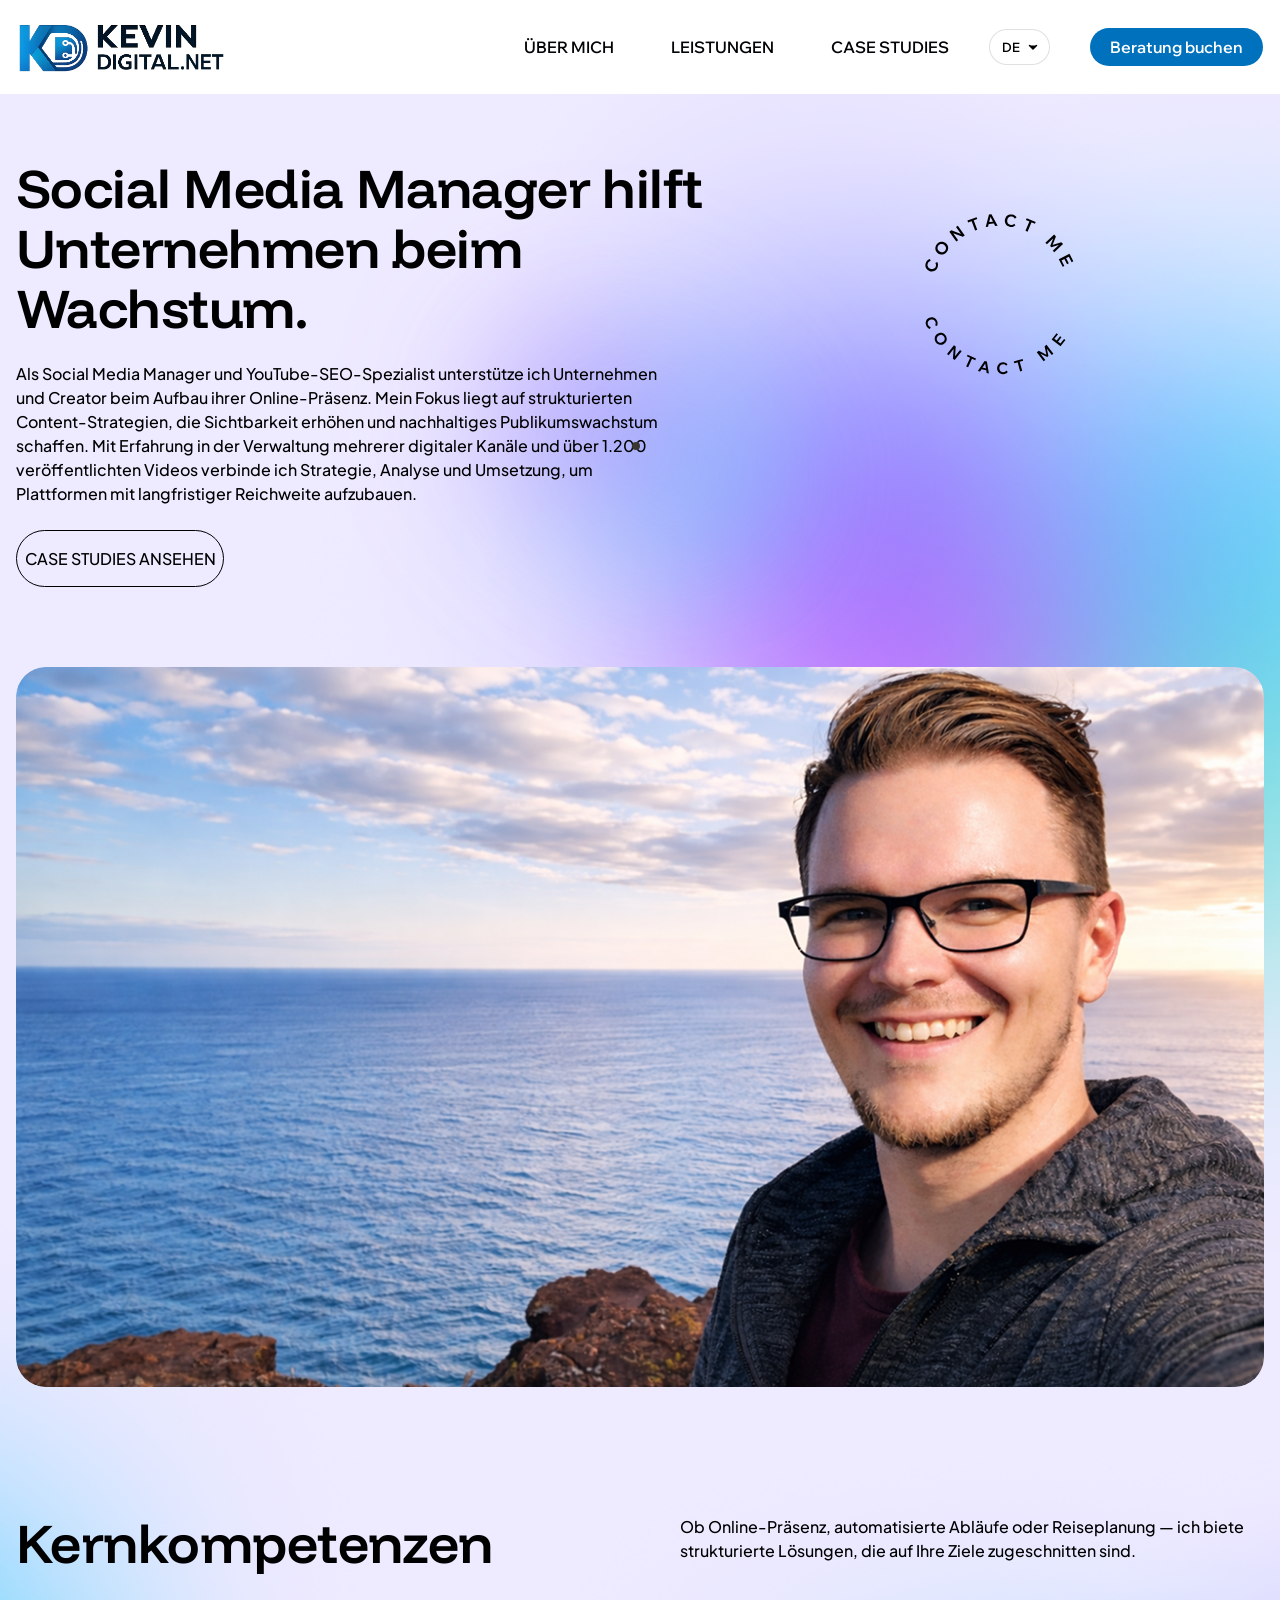
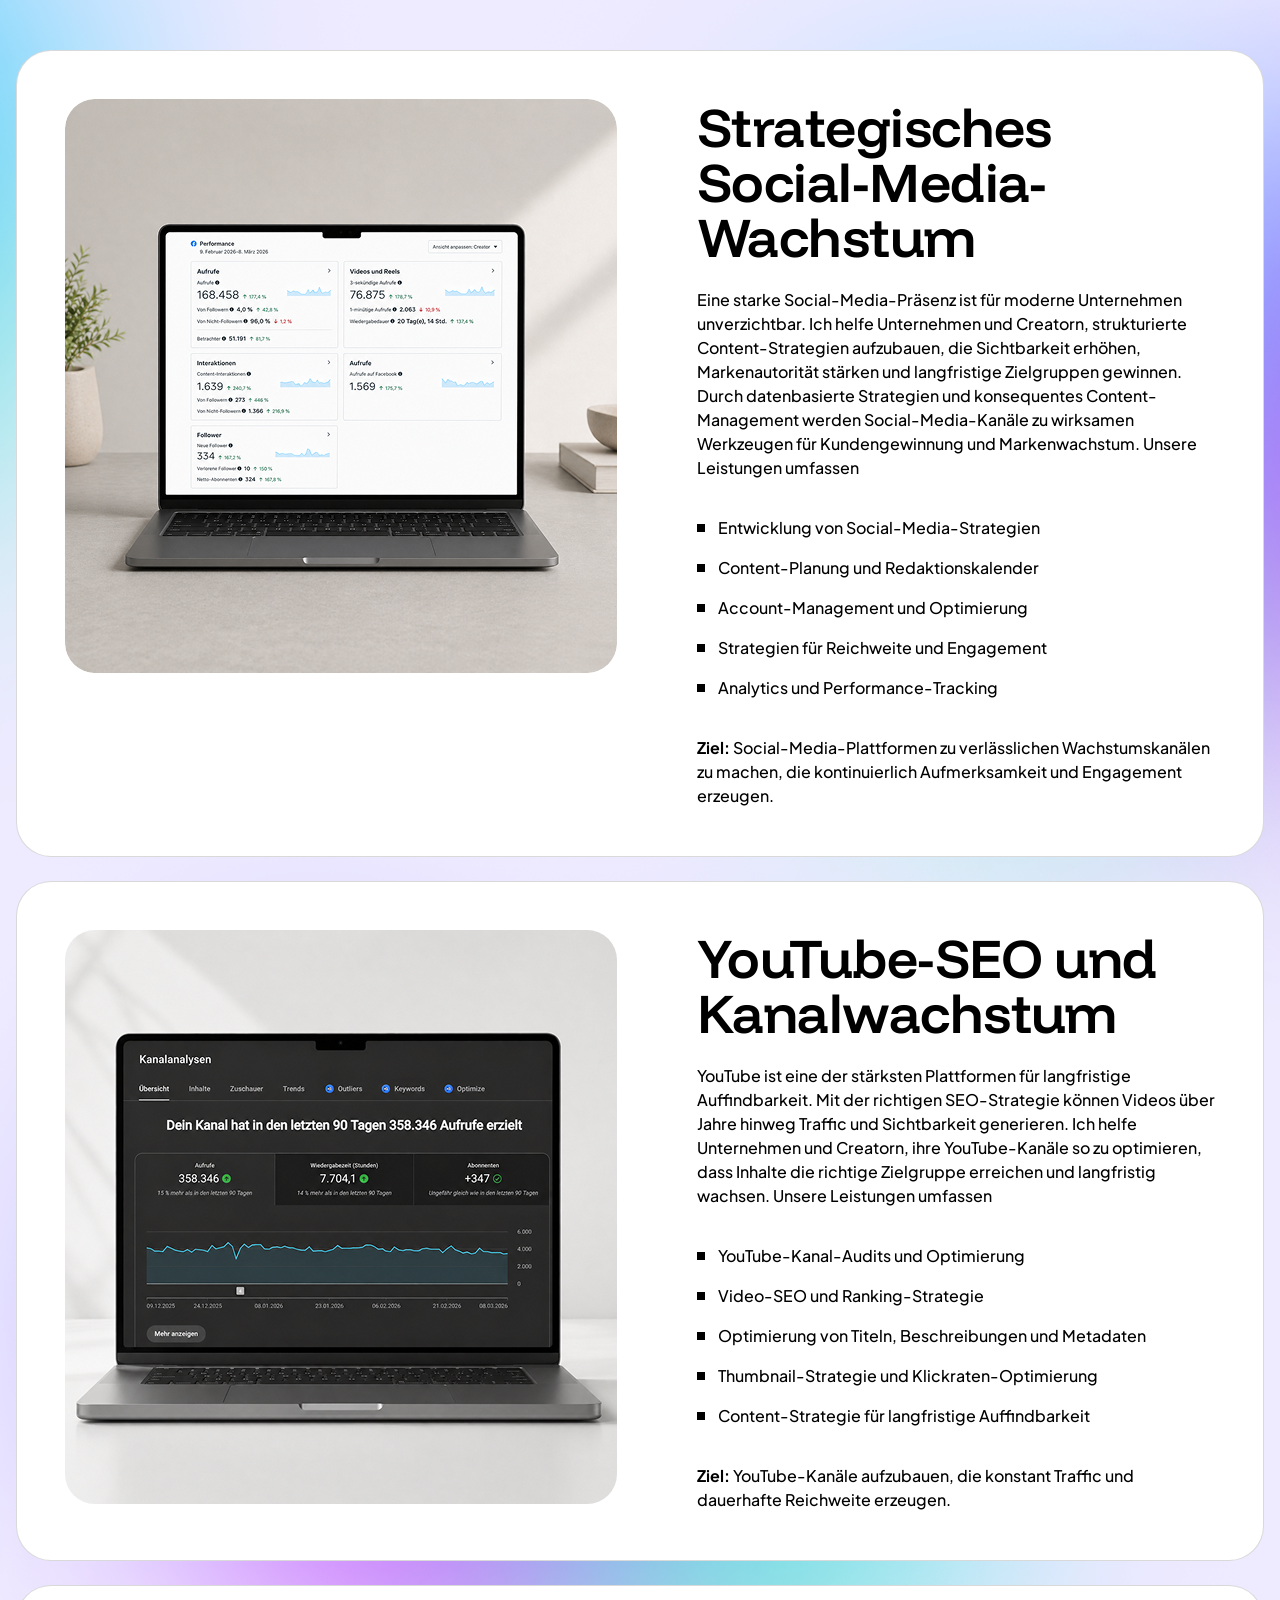
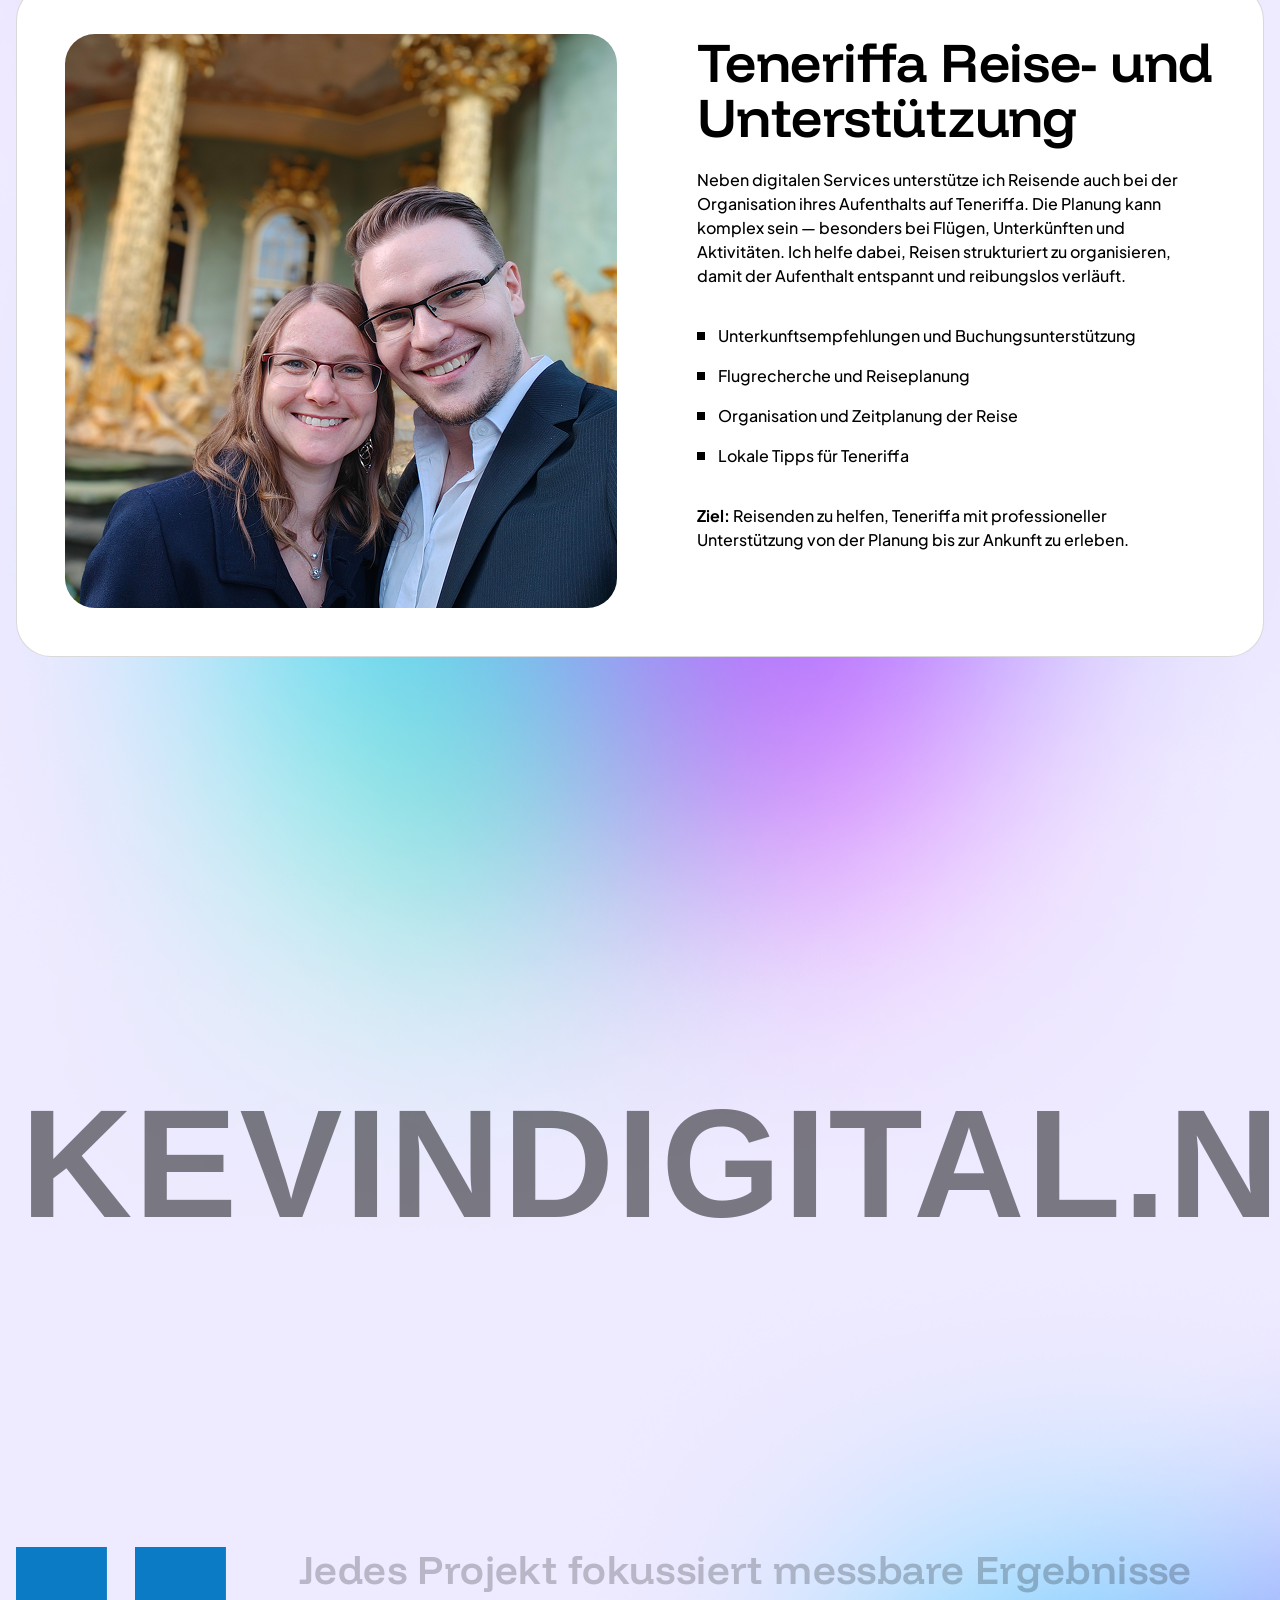
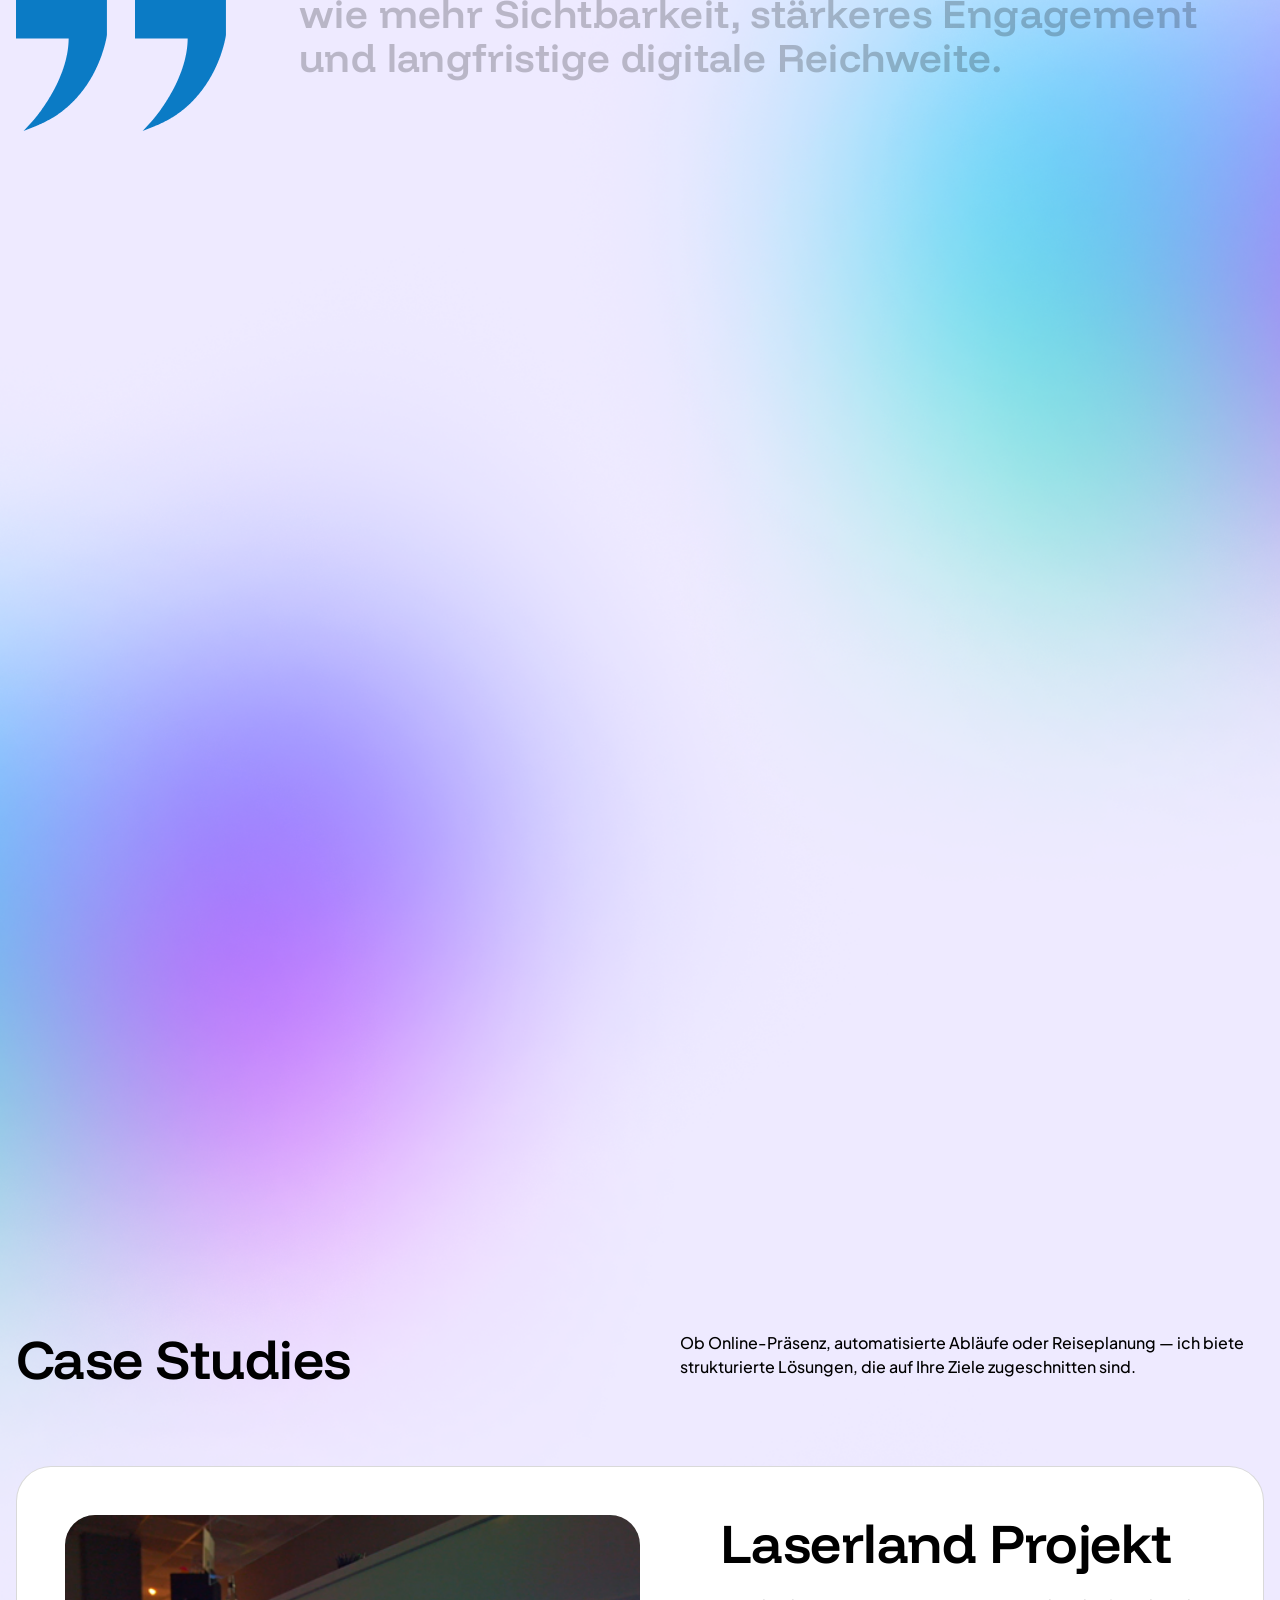
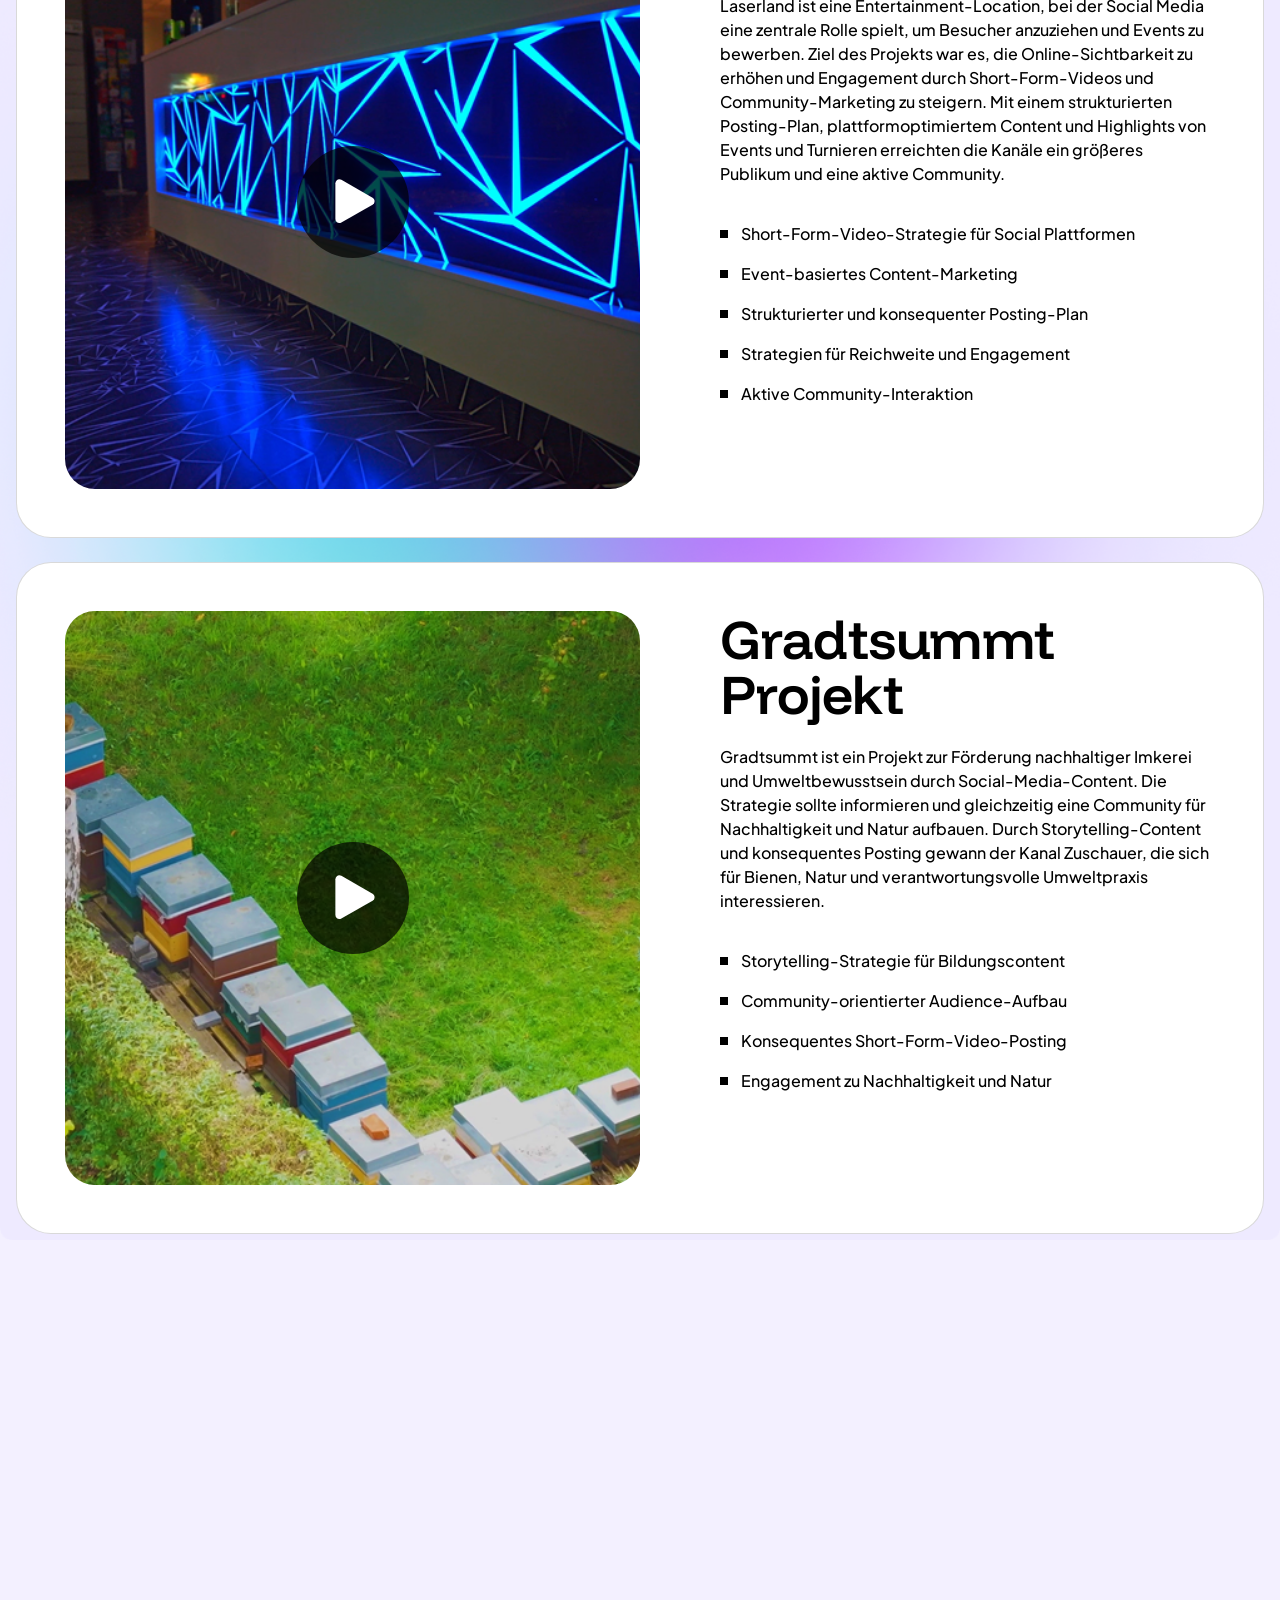
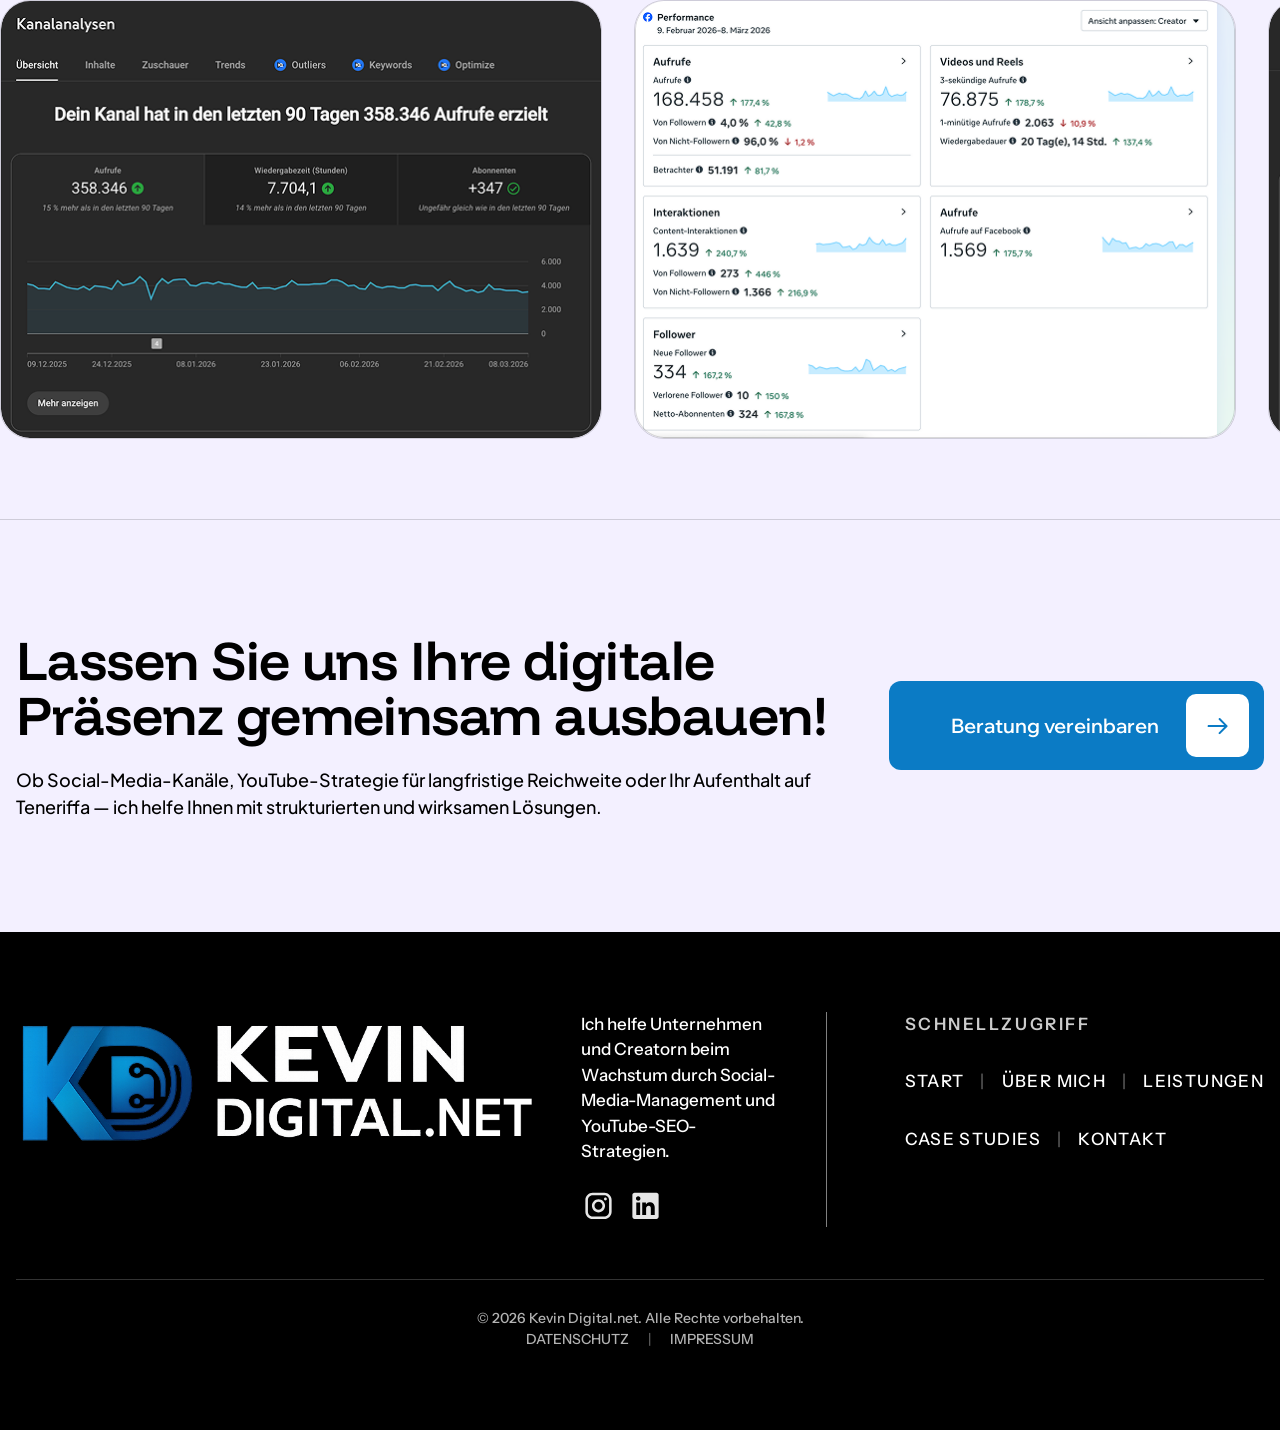
<file: index.html>
<!DOCTYPE html>
<html lang="de" translate="no" class="notranslate">
<head>
  <meta charset="UTF-8" />
  <meta name="viewport" content="width=device-width, initial-scale=1.0" />
  <meta name="google" content="notranslate" />
  <title>Kevin Digital — Social Media Manager &amp; YouTube SEO</title>
  <meta name="description" content="Social Media Manager und YouTube-SEO-Spezialist für Unternehmen und Creator mit Fokus auf Reichweite und nachhaltiges Wachstum." />
  <meta http-equiv="content-language" content="de" />
  <meta property="og:title" content="Kevin Digital — Social Media Manager &amp; YouTube SEO" />
  <meta property="og:description" content="Social Media Manager und YouTube-SEO-Spezialist für Unternehmen und Creator mit Fokus auf Reichweite und nachhaltiges Wachstum." />
  <meta property="og:locale" content="de_DE" />
  <meta property="og:type" content="website" />
  <meta name="twitter:card" content="summary_large_image" />
  <link rel="preconnect" href="https://fonts.googleapis.com" />
  <link rel="preconnect" href="https://fonts.gstatic.com" crossorigin />
  <link href="https://fonts.googleapis.com/css2?family=Funnel+Display:wght@300..800&family=Instrument+Sans:wght@400;500;600&family=Plus+Jakarta+Sans:wght@400;500;600;700&family=Wix+Madefor+Display:wght@600&display=swap" rel="stylesheet" />
  <link rel="stylesheet" href="css/styles.css" />
  <link rel="stylesheet" href="css/responsive.css" />
  <link rel="stylesheet" href="css/contact-form.css" />
</head>
<body class="splash-active">
  <div id="splash" class="splash" role="presentation" aria-hidden="false">
    <div class="splash__inner">
      <img src="assets/new%20header%20logo.png" alt="Kevin Digital" class="splash__logo" width="320" height="80" />
    </div>
  </div>

  <header class="site-header" id="site-header">
    <div class="page-container site-header__inner">
      <a href="#" class="site-header__logo cursor-hover">
        <img src="assets/new%20header%20logo.png" alt="Kevin Digital" class="logo-header" />
      </a>
      <div class="site-header__actions">
        <nav class="site-nav" id="site-nav" data-cursor-nav aria-label="Hauptnavigation" data-i18n-aria="a11y.nav">
          <a href="#about" class="cursor-hover site-nav__link" data-i18n="nav.about">ÜBER MICH</a>
          <a href="#services" class="cursor-hover site-nav__link" data-i18n="nav.services">LEISTUNGEN</a>
          <a href="#cases" class="cursor-hover site-nav__link" data-i18n="nav.cases">CASE STUDIES</a>
          <a href="#contact" class="cursor-hover site-nav__link site-nav__link--cta" data-contact-open data-i18n="nav.book">Beratung buchen</a>
        </nav>
        <div class="site-header__tools">
        <div class="lang-dropdown" id="lang-dropdown">
          <button
            type="button"
            class="lang-dropdown__trigger cursor-hover"
            id="lang-dropdown-trigger"
            aria-haspopup="listbox"
            aria-expanded="false"
            aria-controls="lang-dropdown-menu"
            data-i18n-aria="a11y.lang"
          >
            <span class="lang-dropdown__code">DE</span>
            <svg class="lang-dropdown__icon" width="12" height="12" viewBox="0 0 12 12" aria-hidden="true">
              <path d="M2.5 4.5L6 8L9.5 4.5" stroke="currentColor" stroke-width="1.5" stroke-linecap="round" stroke-linejoin="round"/>
            </svg>
          </button>
          <ul class="lang-dropdown__menu" id="lang-dropdown-menu" role="listbox" hidden>
            <li role="presentation">
              <button type="button" class="lang-dropdown__option is-active" data-lang="de" role="option" aria-selected="true">
                <span class="lang-dropdown__option-code">DE</span>
                <span data-i18n="lang.de">Deutsch</span>
              </button>
            </li>
            <li role="presentation">
              <button type="button" class="lang-dropdown__option" data-lang="en" role="option" aria-selected="false">
                <span class="lang-dropdown__option-code">EN</span>
                <span data-i18n="lang.en">English</span>
              </button>
            </li>
          </ul>
        </div>
        <a href="#contact" class="cursor-hover btn-nav-primary site-header__cta" data-contact-open data-i18n="nav.book">Beratung buchen</a>
        </div>
        <button
          type="button"
          class="site-nav-toggle"
          id="site-nav-toggle"
          aria-expanded="false"
          aria-controls="site-nav"
          aria-label="Menü öffnen"
          data-i18n-aria="a11y.menuOpen"
        >
          <span class="site-nav-toggle__bars" aria-hidden="true"></span>
        </button>
      </div>
    </div>
  </header>
  <div class="site-nav-backdrop" id="site-nav-backdrop" hidden aria-hidden="true"></div>

  <main class="site-shell">
    <div id="custom-cursor-glow" class="custom-cursor-glow is-active" aria-hidden="true">
      <div class="custom-cursor-glow__mesh" aria-hidden="true"></div>
    </div>
    <!-- Spacer reserves space for fixed header -->
    <div class="site-header-spacer" id="site-header-spacer" aria-hidden="true"></div>

    <!-- Hero -->
    <section id="about" class="gradient-bg hero-section">
      <div class="page-container">
        <div class="hero__layout">
          <div class="hero__copy">
            <h1 class="text-h1" data-i18n="hero.title">Social Media Manager für nachhaltiges Unternehmenswachstum.</h1>
            <div class="hero__body text-body">
              <p data-i18n="hero.body">Als Social Media Manager und YouTube-SEO-Spezialist unterstütze ich Unternehmen und Creator beim Aufbau ihrer Online-Präsenz. Mein Fokus liegt auf strukturierten Content-Strategien, die Sichtbarkeit erhöhen und nachhaltiges Publikumswachstum schaffen. Mit Erfahrung in der Verwaltung mehrerer digitaler Kanäle und über 1.200 veröffentlichten Videos verbinde ich Strategie, Analyse und Umsetzung, um Plattformen mit langfristiger Reichweite aufzubauen.</p>
            </div>
            <div class="hero__actions">
              <a href="#cases" class="cursor-hover btn-hero-outline" data-i18n="hero.cta">CASE STUDIES ANSEHEN</a>
              <a href="#contact" class="cursor-hover btn-hero-contact hero__contact-book" data-contact-open data-i18n="nav.book">Beratung buchen</a>
            </div>
          </div>
        </div>
        <div class="hero__image-wrap">
          <img src="assets/hero-cover.png" alt="Kevin Porträt" data-i18n-alt="hero.portrait" />
          <div class="hero__contact">
            <a href="https://wa.me/4915233933529" class="cursor-hover contact-badge" target="_blank" rel="noopener noreferrer" aria-label="WhatsApp: +49 1523 3933 529" data-i18n-aria="hero.contactWhatsApp">
              <img src="assets/hero-contactme-circle.svg" alt="" />
            </a>
          </div>
        </div>
      </div>
    </section>

    <!-- Services -->
    <section id="services" class="gradient-bg">
      <div class="page-container section-pad">
        <div class="section-head">
          <h2 class="text-section-title section-head__title" data-i18n="services.title">Kernkompetenzen</h2>
          <p class="text-body section-head__copy" data-i18n="services.copy">Ob Online-Präsenz, automatisierte Abläufe oder Reiseplanung — ich biete strukturierte Lösungen, die auf Ihre Ziele zugeschnitten sind.</p>
        </div>

        <div class="stack-cards" data-sticky-stack>
          <div class="stack-cards__item">
            <article class="figma-card card-row">
              <div class="card-row__media">
                <img src="assets/core-expertise-1.png" alt="" />
              </div>
              <div class="card-row__body">
                <div class="card-row__intro">
                  <h3 class="text-section-title" data-i18n="s1.title">Strategisches Social-Media-Wachstum</h3>
                  <p class="text-body" data-i18n="s1.intro">Eine starke Social-Media-Präsenz ist für moderne Unternehmen unverzichtbar. Ich helfe Unternehmen und Creatorn, strukturierte Content-Strategien aufzubauen, die Sichtbarkeit erhöhen, Markenautorität stärken und langfristige Zielgruppen gewinnen. Durch datenbasierte Strategien und konsequentes Content-Management werden Social-Media-Kanäle zu wirksamen Werkzeugen für Kundengewinnung und Markenwachstum. Unsere Leistungen umfassen</p>
                </div>
                <ul class="bullet-list text-body">
                  <li><span class="bullet-square"></span><span data-i18n="s1.l1">Entwicklung von Social-Media-Strategien</span></li>
                  <li><span class="bullet-square"></span><span data-i18n="s1.l2">Content-Planung und Redaktionskalender</span></li>
                  <li><span class="bullet-square"></span><span data-i18n="s1.l3">Account-Management und Optimierung</span></li>
                  <li><span class="bullet-square"></span><span data-i18n="s1.l4">Strategien für Reichweite und Engagement</span></li>
                  <li><span class="bullet-square"></span><span data-i18n="s1.l5">Analytics und Performance-Tracking</span></li>
                </ul>
                <p class="text-body"><strong data-i18n="goal.label">Ziel:</strong> <span data-i18n="s1.goal">Social-Media-Plattformen zu verlässlichen Wachstumskanälen zu machen, die kontinuierlich Aufmerksamkeit und Engagement erzeugen.</span></p>
              </div>
            </article>
          </div>

          <div class="stack-cards__item">
            <article class="figma-card card-row">
              <div class="card-row__media">
                <img src="assets/core-expertise-2.png" alt="" />
              </div>
              <div class="card-row__body">
                <div class="card-row__intro">
                  <h3 class="text-section-title" data-i18n="s2.title">YouTube-SEO und Kanalwachstum</h3>
                  <p class="text-body" data-i18n="s2.intro">YouTube ist eine der stärksten Plattformen für langfristige Auffindbarkeit. Mit der richtigen SEO-Strategie können Videos über Jahre hinweg Traffic und Sichtbarkeit generieren. Ich helfe Unternehmen und Creatorn, ihre YouTube-Kanäle so zu optimieren, dass Inhalte die richtige Zielgruppe erreichen und langfristig wachsen. Unsere Leistungen umfassen</p>
                </div>
                <ul class="bullet-list text-body">
                  <li><span class="bullet-square"></span><span data-i18n="s2.l1">YouTube-Kanal-Audits und Optimierung</span></li>
                  <li><span class="bullet-square"></span><span data-i18n="s2.l2">Video-SEO und Ranking-Strategie</span></li>
                  <li><span class="bullet-square"></span><span data-i18n="s2.l3">Optimierung von Titeln, Beschreibungen und Metadaten</span></li>
                  <li><span class="bullet-square"></span><span data-i18n="s2.l4">Thumbnail-Strategie und Klickraten-Optimierung</span></li>
                  <li><span class="bullet-square"></span><span data-i18n="s2.l5">Content-Strategie für langfristige Auffindbarkeit</span></li>
                </ul>
                <p class="text-body"><strong data-i18n="goal.label">Ziel:</strong> <span data-i18n="s2.goal">YouTube-Kanäle aufzubauen, die konstant Traffic und dauerhafte Reichweite erzeugen.</span></p>
              </div>
            </article>
          </div>

          <div class="stack-cards__item">
            <article class="figma-card card-row">
              <div class="card-row__media">
                <img src="assets/core-expertise-3.png" alt="" />
              </div>
              <div class="card-row__body">
                <div class="card-row__intro">
                  <h3 class="text-section-title" data-i18n="s3.title">Teneriffa Reise- und Unterstützung</h3>
                  <p class="text-body" data-i18n="s3.intro">Neben digitalen Services unterstütze ich Reisende auch bei der Organisation ihres Aufenthalts auf Teneriffa. Die Planung kann komplex sein — besonders bei Flügen, Unterkünften und Aktivitäten. Ich helfe dabei, Reisen strukturiert zu organisieren, damit der Aufenthalt entspannt und reibungslos verläuft.</p>
                </div>
                <ul class="bullet-list text-body">
                  <li><span class="bullet-square"></span><span data-i18n="s3.l1">Unterkunftsempfehlungen und Buchungsunterstützung</span></li>
                  <li><span class="bullet-square"></span><span data-i18n="s3.l2">Flugrecherche und Reiseplanung</span></li>
                  <li><span class="bullet-square"></span><span data-i18n="s3.l3">Organisation und Zeitplanung der Reise</span></li>
                  <li><span class="bullet-square"></span><span data-i18n="s3.l4">Lokale Tipps für Teneriffa</span></li>
                </ul>
                <p class="text-body"><strong data-i18n="goal.label">Ziel:</strong> <span data-i18n="s3.goal">Reisenden zu helfen, Teneriffa mit professioneller Unterstützung von der Planung bis zur Ankunft zu erleben.</span></p>
              </div>
            </article>
          </div>

          <div aria-hidden="true" class="stack-cards__spacer"></div>
        </div>
      </div>
    </section>

    <!-- Stats -->
    <section class="gradient-bg stats-section">
      <div class="marquee-track">
        <div class="marquee-inner">
          <img src="assets/text.svg" alt="" />
          <img src="assets/text.svg" alt="" />
        </div>
      </div>

      <div class="page-container section-pad" style="position:relative">
        <div class="stats-quote-wrap">
          <div class="stats-quote">
            <img src="assets/Everyprojectfocuses-speechmark.svg" alt="" />
            <p class="text-quote scroll-quote-reveal" data-scroll-quote data-i18n="stats.quote">Jedes Projekt fokussiert messbare Ergebnisse wie mehr Sichtbarkeit, stärkeres Engagement und langfristige digitale Reichweite.</p>
          </div>
        </div>

        <ul class="kpi-list" data-kpi-list>
          <li class="kpi-item" data-kpi data-value="7" data-unit="" data-suffix="+" data-fill="82">
            <div class="text-kpi-number kpi-item__number"><span class="kpi-item__value"></span></div>
            <div class="kpi-item__detail">
              <div class="kpi-progress-row"><span class="kpi-progress-row__fill"></span></div>
              <p class="text-kpi-label" data-i18n="kpi.monetized">Monetarisierte digitale Kanäle</p>
            </div>
          </li>
          <li class="kpi-item" data-kpi data-value="17" data-unit="" data-suffix="+" data-fill="76">
            <div class="text-kpi-number kpi-item__number"><span class="kpi-item__value"></span></div>
            <div class="kpi-item__detail">
              <div class="kpi-progress-row"><span class="kpi-progress-row__fill"></span></div>
              <p class="text-kpi-label" data-i18n="kpi.channels">Verwaltete digitale Kanäle</p>
            </div>
          </li>
          <li class="kpi-item" data-kpi data-value="40" data-unit="K" data-suffix="+" data-fill="88">
            <div class="text-kpi-number kpi-item__number"><span class="kpi-item__value"></span></div>
            <div class="kpi-item__detail">
              <div class="kpi-progress-row"><span class="kpi-progress-row__fill"></span></div>
              <p class="text-kpi-label" data-i18n="kpi.reach">Gesamte Social-Media-Reichweite</p>
            </div>
          </li>
          <li class="kpi-item" data-kpi data-value="1.7" data-unit="M" data-suffix="+" data-fill="100">
            <div class="text-kpi-number kpi-item__number"><span class="kpi-item__value"></span></div>
            <div class="kpi-item__detail">
              <div class="kpi-progress-row"><span class="kpi-progress-row__fill"></span></div>
              <p class="text-kpi-label" data-i18n="kpi.facebook">Generierte Facebook-Views</p>
            </div>
          </li>
          <li class="kpi-item" data-kpi data-value="25.7" data-unit="M" data-suffix="+" data-fill="71">
            <div class="text-kpi-number kpi-item__number"><span class="kpi-item__value"></span></div>
            <div class="kpi-item__detail">
              <div class="kpi-progress-row"><span class="kpi-progress-row__fill"></span></div>
              <p class="text-kpi-label" data-i18n="kpi.youtube">Generierte YouTube-Views</p>
            </div>
          </li>
        </ul>
      </div>
    </section>

    <!-- Case Studies -->
    <section id="cases" class="gradient-bg">
      <div class="page-container" style="padding-top:5rem;padding-bottom:3rem">
        <div class="section-head">
          <h2 class="text-section-title section-head__title" data-i18n="cases.title">Case Studies</h2>
          <p class="text-body section-head__copy" data-i18n="cases.copy">Ob Online-Präsenz, automatisierte Abläufe oder Reiseplanung — ich biete strukturierte Lösungen, die auf Ihre Ziele zugeschnitten sind.</p>
        </div>

        <div class="stack-cards" data-sticky-stack>
          <div class="stack-cards__item">
            <article class="figma-card card-row">
              <button
                type="button"
                class="card-row__media card-row__media--play cursor-hover"
                data-video-open
                data-video-src="videos/laserland.mp4"
                data-video-title="Laserland Project"
                data-video-poster="assets/video%20cover%201.png"
                aria-label="Laserland Video abspielen"
                data-i18n-aria="case1.video"
              >
                <img src="assets/video%20cover%201.png" alt="" />
                <div class="play-overlay">
                  <img src="assets/play.svg" alt="" />
                </div>
              </button>
              <div class="card-row__body">
                <div class="card-row__intro">
                  <h3 class="text-section-title" data-i18n="case1.title">Laserland Projekt</h3>
                  <p class="text-body" data-i18n="case1.body">Laserland ist eine Entertainment-Location, bei der Social Media eine zentrale Rolle spielt, um Besucher anzuziehen und Events zu bewerben. Ziel des Projekts war es, die Online-Sichtbarkeit zu erhöhen und Engagement durch Short-Form-Videos und Community-Marketing zu steigern. Mit einem strukturierten Posting-Plan, plattformoptimiertem Content und Highlights von Events und Turnieren erreichten die Kanäle ein größeres Publikum und eine aktive Community.</p>
                </div>
                <ul class="bullet-list text-body">
                  <li><span class="bullet-square"></span><span data-i18n="case1.l1">Short-Form-Video-Strategie für Social Plattformen</span></li>
                  <li><span class="bullet-square"></span><span data-i18n="case1.l2">Event-basiertes Content-Marketing</span></li>
                  <li><span class="bullet-square"></span><span data-i18n="case1.l3">Strukturierter und konsequenter Posting-Plan</span></li>
                  <li><span class="bullet-square"></span><span data-i18n="case1.l4">Strategien für Reichweite und Engagement</span></li>
                  <li><span class="bullet-square"></span><span data-i18n="case1.l5">Aktive Community-Interaktion</span></li>
                </ul>
              </div>
            </article>
          </div>

          <div class="stack-cards__item">
            <article class="figma-card card-row">
              <button
                type="button"
                class="card-row__media card-row__media--play cursor-hover"
                data-video-open
                data-video-src="videos/gradtsummt.mp4"
                data-video-title="Gradtsummt Project"
                data-video-poster="assets/video%20cover%202.png"
                aria-label="Gradtsummt Video abspielen"
                data-i18n-aria="case2.video"
              >
                <img src="assets/video%20cover%202.png" alt="" />
                <div class="play-overlay">
                  <img src="assets/play.svg" alt="" />
                </div>
              </button>
              <div class="card-row__body">
                <div class="card-row__intro">
                  <h3 class="text-section-title" data-i18n="case2.title">Gradtsummt Projekt</h3>
                  <p class="text-body" data-i18n="case2.body">Gradtsummt ist ein Projekt zur Förderung nachhaltiger Imkerei und Umweltbewusstsein durch Social-Media-Content. Die Strategie sollte informieren und gleichzeitig eine Community für Nachhaltigkeit und Natur aufbauen. Durch Storytelling-Content und konsequentes Posting gewann der Kanal Zuschauer, die sich für Bienen, Natur und verantwortungsvolle Umweltpraxis interessieren.</p>
                </div>
                <ul class="bullet-list text-body">
                  <li><span class="bullet-square"></span><span data-i18n="case2.l1">Storytelling-Strategie für Bildungscontent</span></li>
                  <li><span class="bullet-square"></span><span data-i18n="case2.l2">Community-orientierter Audience-Aufbau</span></li>
                  <li><span class="bullet-square"></span><span data-i18n="case2.l3">Konsequentes Short-Form-Video-Posting</span></li>
                  <li><span class="bullet-square"></span><span data-i18n="case2.l4">Engagement zu Nachhaltigkeit und Natur</span></li>
                </ul>
              </div>
            </article>
          </div>

          <div aria-hidden="true" class="stack-cards__spacer"></div>
        </div>
      </div>

      <div class="gradient-cta-area" style="overflow-x:clip">
        <div class="carousel-wrap" style="overflow-x:clip">
          <div class="carousel-track" id="carousel-track">
            <!-- Populated by inline duplicates in HTML for no-JS fallback; JS doubles for seamless loop -->
          </div>
        </div>

        <div id="contact" class="page-container cta-block">
          <div class="cta-block__copy">
            <h2 class="text-section-title" data-i18n="cta.title">Lassen Sie uns Ihre digitale Präsenz gemeinsam ausbauen!</h2>
            <p class="text-body-lg" data-i18n="cta.copy">Ob Social-Media-Kanäle, YouTube-Strategie für langfristige Reichweite oder Ihr Aufenthalt auf Teneriffa — ich helfe Ihnen mit strukturierten und wirksamen Lösungen.</p>
          </div>
          <a href="#contact" class="cursor-hover btn-cta-primary" data-contact-open>
            <span data-i18n="cta.btn">Beratung vereinbaren</span>
            <span class="btn-cta-primary__icon">
              <img src="assets/schedule-a-consultation-forward-arrow.svg" alt="" />
            </span>
          </a>
        </div>
      </div>
    </section>

    <!-- Footer -->
    <footer class="footer-bg site-footer">
      <div class="page-container">
        <div class="footer__top">
          <div class="footer__brand">
            <img src="assets/new%20footer%20logo.png" alt="Kevin Digital" class="footer__logo" />
            <div class="footer__about">
              <p class="font-footer" data-i18n="footer.blurb">Ich helfe Unternehmen und Creatorn beim Wachstum durch Social-Media-Management und YouTube-SEO-Strategien.</p>
              <div class="footer__social">
                <a href="https://www.instagram.com/kevinsziele/?hl=en" aria-label="Instagram" class="cursor-hover" target="_blank" rel="noopener noreferrer"><img src="assets/Instagram.svg" alt="" /></a>
                <a href="https://www.linkedin.com/in/kevinsziele" aria-label="LinkedIn" class="cursor-hover" target="_blank" rel="noopener noreferrer"><img src="assets/LinkedIn.svg" alt="" /></a>
              </div>
            </div>
          </div>
          <div class="font-footer footer__links">
            <div class="footer__links-title" data-i18n="footer.links">SCHNELLZUGRIFF</div>
            <div class="footer__links-row">
              <a href="#" class="cursor-hover" data-i18n="footer.home">START</a>
              <span class="footer__sep">|</span>
              <a href="#about" class="cursor-hover" data-i18n="footer.about">ÜBER MICH</a>
              <span class="footer__sep">|</span>
              <a href="#services" class="cursor-hover" data-i18n="footer.services">LEISTUNGEN</a>
            </div>
            <div class="footer__links-row">
              <a href="#cases" class="cursor-hover" data-i18n="footer.cases">CASE STUDIES</a>
              <span class="footer__sep">|</span>
              <a href="#contact" class="cursor-hover" data-i18n="footer.contact">KONTAKT</a>
            </div>
          </div>
        </div>
        <div class="footer__bottom font-footer">
          <span data-i18n="footer.rights">© 2026 Kevin Digital.net. Alle Rechte vorbehalten.</span>
          <div class="footer__bottom-links">
            <a href="privacy-policy.html" class="cursor-hover" data-i18n="footer.privacy">DATENSCHUTZ</a>
            <span class="footer__sep">|</span>
            <a href="imprint.html" class="cursor-hover" data-i18n="footer.imprint">IMPRESSUM</a>
          </div>
        </div>
      </div>
    </footer>
  </main>

  <div id="contact-modal" class="contact-modal" hidden aria-hidden="true">
    <div class="contact-modal__backdrop" data-contact-close tabindex="-1"></div>
    <div
      class="contact-modal__panel"
      role="dialog"
      aria-modal="true"
      aria-labelledby="contact-modal-title"
    >
      <form id="contact-form" class="contact-form" novalidate>
        <div class="contact-form__head">
          <h2 id="contact-modal-title" class="contact-form__title" data-i18n="form.title">Starten Sie Ihre Reise mit mir</h2>
          <p class="contact-form__subtitle" data-i18n="form.subtitle">Füllen Sie das Formular aus und legen wir los.</p>
        </div>
        <div class="contact-form__fields">
          <div class="contact-form__field">
            <input
              class="contact-form__input"
              type="text"
              name="name"
              placeholder="Name"
              data-i18n-placeholder="form.name"
              autocomplete="name"
              required
            />
          </div>
          <div class="contact-form__field">
            <input
              class="contact-form__input"
              type="email"
              name="email"
              placeholder="E-Mail"
              data-i18n-placeholder="form.email"
              autocomplete="email"
              required
            />
          </div>
          <div class="contact-form__field">
            <input
              class="contact-form__input"
              type="tel"
              name="phone"
              placeholder="Telefonnummer"
              data-i18n-placeholder="form.phone"
              autocomplete="tel"
            />
          </div>
          <div class="contact-form__field">
            <textarea
              class="contact-form__textarea"
              name="message"
              placeholder="Nachricht"
              data-i18n-placeholder="form.message"
              rows="4"
              required
            ></textarea>
          </div>
          <button type="submit" class="contact-form__submit" data-i18n="form.submit">Gespräch vereinbaren</button>
        </div>
        <div class="contact-form__success" aria-live="polite">
          <div class="contact-form__success-icon" aria-hidden="true">
            <svg width="36" height="36" viewBox="0 0 36 36" fill="none" xmlns="http://www.w3.org/2000/svg">
              <path d="M9 18.5L15 24.5L27 12.5" stroke="currentColor" stroke-width="2.5" stroke-linecap="round" stroke-linejoin="round"/>
            </svg>
          </div>
          <p class="contact-form__success-title" data-i18n="form.successTitle">Erfolgreich gesendet</p>
          <p class="contact-form__success-text" data-i18n="form.successText">Vielen Dank! Wir melden uns in Kürze bei Ihnen.</p>
        </div>
      </form>
    </div>
  </div>

  <div id="video-modal" class="video-modal" hidden aria-hidden="true">
    <div class="video-modal__backdrop" data-video-close tabindex="-1"></div>
    <div class="video-modal__dialog" role="dialog" aria-modal="true" aria-labelledby="video-modal-title">
      <div class="video-modal__header">
        <h2 id="video-modal-title" class="video-modal__title"></h2>
        <button type="button" class="video-modal__close cursor-hover" data-video-close aria-label="Video schließen" data-i18n-aria="a11y.closeVideo">&times;</button>
      </div>
      <div class="video-modal__player" id="video-modal-player">
        <iframe id="video-modal-iframe" title="Case study video" src="" allow="fullscreen" allowfullscreen></iframe>
        <video
          id="video-modal-video"
          class="video-modal__video"
          controls
          playsinline
          webkit-playsinline
          preload="auto"
          hidden
        ></video>
        <button
          type="button"
          class="video-modal__play-hit"
          id="video-modal-play-hit"
          hidden
          aria-label="Video abspielen"
        >
          <img src="assets/play.svg" alt="" />
        </button>
      </div>
    </div>
  </div>

  <script>
    (function () {
      var slides = [
        "assets/slider/Placeholder%20Image%201.png",
        "assets/slider/Placeholder%20Image%206.png",
        "assets/slider/Placeholder%20Image%207.png",
        "assets/slider/Placeholder%20Image%208.png",
        "assets/slider/Placeholder%20Image%209.png",
        "assets/new-1.jpeg",
        "assets/new-2.jpeg"
      ];
      var track = document.getElementById("carousel-track");
      if (!track) return;
      var all = slides.concat(slides, slides, slides);
      all.forEach(function (src) {
        var img = document.createElement("img");
        img.src = src;
        img.alt = "";
        track.appendChild(img);
      });
    })();
  </script>
  <div id="custom-cursor-pointer" class="custom-cursor-pointer is-active" aria-hidden="true">
    <div class="custom-cursor-pointer__lens" aria-hidden="true"></div>
    <span class="custom-cursor-pointer__dot"></span>
  </div>

  <script src="js/i18n.js"></script>
  <script src="js/splash.js"></script>
  <script src="js/sticky-header.js"></script>
  <script src="js/mobile-nav.js"></script>
  <script src="js/sticky-card-stack.js"></script>
  <script src="js/mobile-card-slide.js"></script>
  <script src="js/scroll-quote-reveal.js"></script>
  <script src="js/kpi-animate.js"></script>
  <script src="js/video-modal.js"></script>
  <script src="js/contact-modal.js"></script>
  <script src="js/custom-cursor.js"></script>
</body>
</html>
</file>
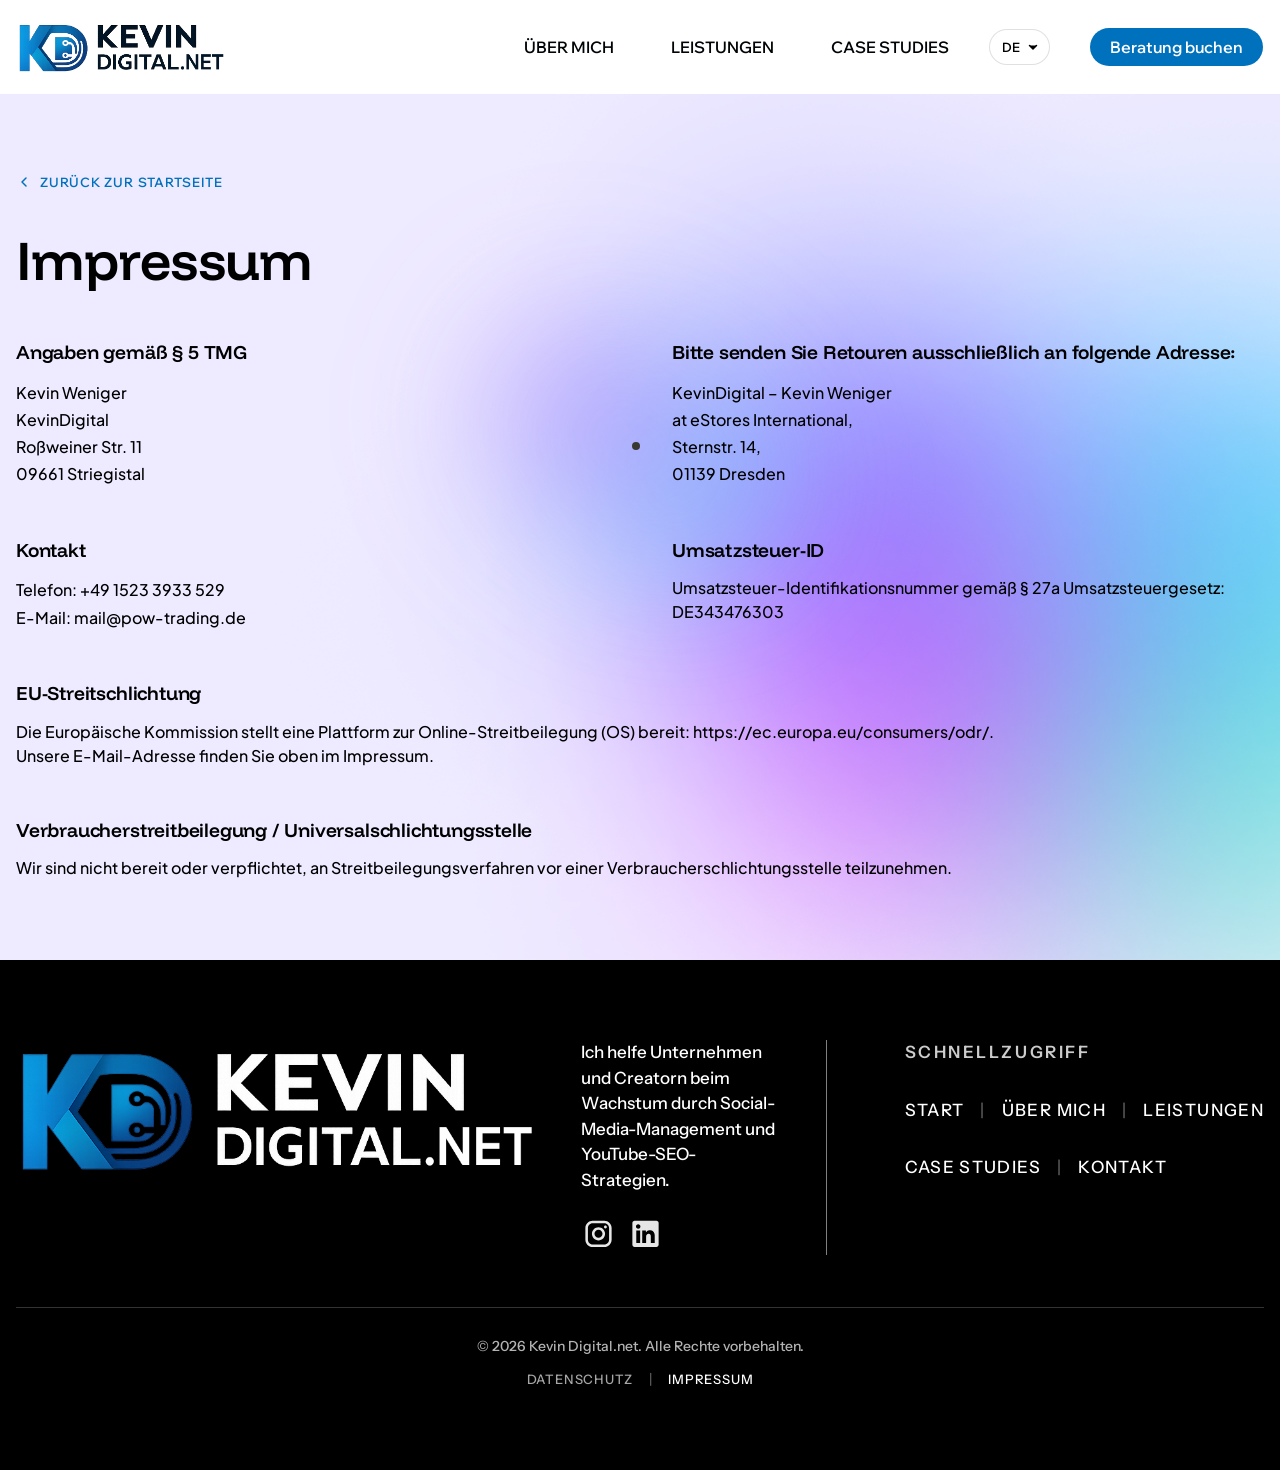
<file: imprint.html>
<!DOCTYPE html>
<html lang="de" translate="no" class="notranslate">
<head>
  <meta charset="UTF-8" />
  <meta name="viewport" content="width=device-width, initial-scale=1.0" />
  <meta name="google" content="notranslate" />
  <title>Imprint — Kevin Digital</title>
  <meta name="description" content="Legal imprint and contact information for Kevin Digital." />
  <meta http-equiv="content-language" content="de" />
  <meta property="og:title" content="Imprint — Kevin Digital" />
  <meta property="og:description" content="Legal imprint and contact information for Kevin Digital." />
  <meta property="og:locale" content="de_DE" />
  <meta property="og:type" content="website" />
  <link rel="preconnect" href="https://fonts.googleapis.com" />
  <link rel="preconnect" href="https://fonts.gstatic.com" crossorigin />
  <link href="https://fonts.googleapis.com/css2?family=Funnel+Display:wght@300..800&family=Instrument+Sans:wght@400;500;600&family=Plus+Jakarta+Sans:wght@400;500;600;700&family=Wix+Madefor+Display:wght@600&display=swap" rel="stylesheet" />
  <link rel="stylesheet" href="css/styles.css" />
  <link rel="stylesheet" href="css/responsive.css" />
  <link rel="stylesheet" href="css/contact-form.css" />
  <link rel="stylesheet" href="css/legal.css" />
</head>
<body class="legal-page-body" data-legal-page="imprint">
  <header class="site-header" id="site-header">
    <div class="page-container site-header__inner">
      <a href="index.html" class="site-header__logo cursor-hover">
        <img src="assets/new%20header%20logo.png" alt="Kevin Digital" class="logo-header" />
      </a>
      <div class="site-header__actions">
        <nav class="site-nav" id="site-nav" data-cursor-nav aria-label="Hauptnavigation" data-i18n-aria="a11y.nav">
          <a href="index.html#about" class="cursor-hover site-nav__link" data-i18n="nav.about">ÜBER MICH</a>
          <a href="index.html#services" class="cursor-hover site-nav__link" data-i18n="nav.services">LEISTUNGEN</a>
          <a href="index.html#cases" class="cursor-hover site-nav__link" data-i18n="nav.cases">CASE STUDIES</a>
          <a href="index.html#contact" class="cursor-hover site-nav__link site-nav__link--cta" data-contact-open data-i18n="nav.book">Beratung buchen</a>
        </nav>
        <div class="site-header__tools">
          <div class="lang-dropdown" id="lang-dropdown">
            <button
              type="button"
              class="lang-dropdown__trigger cursor-hover"
              id="lang-dropdown-trigger"
              aria-haspopup="listbox"
              aria-expanded="false"
              aria-controls="lang-dropdown-menu"
              data-i18n-aria="a11y.lang"
            >
              <span class="lang-dropdown__code">DE</span>
              <svg class="lang-dropdown__icon" width="12" height="12" viewBox="0 0 12 12" aria-hidden="true">
                <path d="M2.5 4.5L6 8L9.5 4.5" stroke="currentColor" stroke-width="1.5" stroke-linecap="round" stroke-linejoin="round"/>
              </svg>
            </button>
            <ul class="lang-dropdown__menu" id="lang-dropdown-menu" role="listbox" hidden>
              <li role="presentation">
                <button type="button" class="lang-dropdown__option is-active" data-lang="de" role="option" aria-selected="true">
                  <span class="lang-dropdown__option-code">DE</span>
                  <span data-i18n="lang.de">Deutsch</span>
                </button>
              </li>
              <li role="presentation">
                <button type="button" class="lang-dropdown__option" data-lang="en" role="option" aria-selected="false">
                  <span class="lang-dropdown__option-code">EN</span>
                  <span data-i18n="lang.en">English</span>
                </button>
              </li>
            </ul>
          </div>
          <a href="index.html#contact" class="cursor-hover btn-nav-primary site-header__cta" data-contact-open data-i18n="nav.book">Beratung buchen</a>
        </div>
        <button
          type="button"
          class="site-nav-toggle"
          id="site-nav-toggle"
          aria-expanded="false"
          aria-controls="site-nav"
          aria-label="Menü öffnen"
          data-i18n-aria="a11y.menuOpen"
        >
          <span class="site-nav-toggle__bars" aria-hidden="true"></span>
        </button>
      </div>
    </div>
  </header>
  <div class="site-nav-backdrop" id="site-nav-backdrop" hidden aria-hidden="true"></div>

  <main class="site-shell">
    <div id="custom-cursor-glow" class="custom-cursor-glow is-active" aria-hidden="true">
      <div class="custom-cursor-glow__mesh" aria-hidden="true"></div>
    </div>
    <div class="site-header-spacer" id="site-header-spacer" aria-hidden="true"></div>

    <section class="gradient-bg legal-page-section">
      <div class="page-container section-pad legal-page">
        <a href="index.html" class="legal-page__back cursor-hover">
          <svg width="16" height="16" viewBox="0 0 16 16" fill="none" aria-hidden="true">
            <path d="M10 12L6 8L10 4" stroke="currentColor" stroke-width="1.5" stroke-linecap="round" stroke-linejoin="round"/>
          </svg>
          <span data-i18n="legal.backHome">Zurück zur Startseite</span>
        </a>

        <div data-lang-content="en" hidden>
          <h1 class="text-h1 legal-page__title">Imprint</h1>
          <div class="legal-page__body">
            <div class="legal-imprint text-body">
              <div class="legal-imprint-block">
                <h3>Information according to § 5 TMG</h3>
                <address>
                  Kevin Weniger<br />
                  KevinDigital<br />
                  Roßweiner Str. 11<br />
                  09661 Striegistal
                </address>
              </div>
              <div class="legal-imprint-block">
                <h3>Please send returns to the following address only:</h3>
                <address>
                  KevinDigital – Kevin Weniger<br />
                  at eStores International,<br />
                  Sternstr. 14,<br />
                  01139 Dresden
                </address>
              </div>
              <div class="legal-imprint-block">
                <h3>Contact</h3>
                <address>
                  Telephone: <a href="tel:+4915233933529">+49 1523 3933 529</a><br />
                  Email: <a href="mailto:mail@pow-trading.de">mail@pow-trading.de</a>
                </address>
              </div>
              <div class="legal-imprint-block">
                <h3>VAT ID</h3>
                <p>VAT identification number according to § 27a of the German VAT Act:</p>
                <p>DE343476303</p>
              </div>
              <div class="legal-imprint-block legal-imprint-block--full">
                <h3>EU dispute resolution</h3>
                <p>The European Commission provides a platform for online dispute resolution (ODR): <a href="https://ec.europa.eu/consumers/odr/" target="_blank" rel="noopener noreferrer">https://ec.europa.eu/consumers/odr/</a>.</p>
                <p>You can find our email address in the legal notice above.</p>
              </div>
              <div class="legal-imprint-block legal-imprint-block--full">
                <h3>Consumer dispute resolution/Universal arbitration body</h3>
                <p>We are neither willing nor obligated to participate in dispute resolution proceedings before a consumer arbitration board.</p>
              </div>
            </div>
          </div>
        </div>

        <div data-lang-content="de">
          <h1 class="text-h1 legal-page__title">Impressum</h1>
          <div class="legal-page__body">
            <div class="legal-imprint text-body">
              <div class="legal-imprint-block">
                <h3>Angaben gemäß § 5 TMG</h3>
                <address>
                  Kevin Weniger<br />
                  KevinDigital<br />
                  Roßweiner Str. 11<br />
                  09661 Striegistal
                </address>
              </div>
              <div class="legal-imprint-block">
                <h3>Bitte senden Sie Retouren ausschließlich an folgende Adresse:</h3>
                <address>
                  KevinDigital – Kevin Weniger<br />
                  at eStores International,<br />
                  Sternstr. 14,<br />
                  01139 Dresden
                </address>
              </div>
              <div class="legal-imprint-block">
                <h3>Kontakt</h3>
                <address>
                  Telefon: <a href="tel:+4915233933529">+49 1523 3933 529</a><br />
                  E-Mail: <a href="mailto:mail@pow-trading.de">mail@pow-trading.de</a>
                </address>
              </div>
              <div class="legal-imprint-block">
                <h3>Umsatzsteuer-ID</h3>
                <p>Umsatzsteuer-Identifikationsnummer gemäß § 27a Umsatzsteuergesetz:</p>
                <p>DE343476303</p>
              </div>
              <div class="legal-imprint-block legal-imprint-block--full">
                <h3>EU-Streitschlichtung</h3>
                <p>Die Europäische Kommission stellt eine Plattform zur Online-Streitbeilegung (OS) bereit: <a href="https://ec.europa.eu/consumers/odr/" target="_blank" rel="noopener noreferrer">https://ec.europa.eu/consumers/odr/</a>.</p>
                <p>Unsere E-Mail-Adresse finden Sie oben im Impressum.</p>
              </div>
              <div class="legal-imprint-block legal-imprint-block--full">
                <h3>Verbraucherstreitbeilegung / Universalschlichtungsstelle</h3>
                <p>Wir sind nicht bereit oder verpflichtet, an Streitbeilegungsverfahren vor einer Verbraucherschlichtungsstelle teilzunehmen.</p>
              </div>
            </div>
          </div>
        </div>
      </div>
    </section>

    <footer class="footer-bg site-footer">
      <div class="page-container">
        <div class="footer__top">
          <div class="footer__brand">
            <img src="assets/new%20footer%20logo.png" alt="Kevin Digital" class="footer__logo" />
            <div class="footer__about">
              <p class="font-footer" data-i18n="footer.blurb">Ich helfe Unternehmen und Creatorn beim Wachstum durch Social-Media-Management und YouTube-SEO-Strategien.</p>
              <div class="footer__social">
                <a href="https://www.instagram.com/kevinsziele/?hl=en" aria-label="Instagram" class="cursor-hover" target="_blank" rel="noopener noreferrer"><img src="assets/Instagram.svg" alt="" /></a>
                <a href="https://www.linkedin.com/in/kevinsziele" aria-label="LinkedIn" class="cursor-hover" target="_blank" rel="noopener noreferrer"><img src="assets/LinkedIn.svg" alt="" /></a>
              </div>
            </div>
          </div>
          <div class="font-footer footer__links">
            <div class="footer__links-title" data-i18n="footer.links">SCHNELLZUGRIFF</div>
            <div class="footer__links-row">
              <a href="index.html" class="cursor-hover" data-i18n="footer.home">START</a>
              <span class="footer__sep">|</span>
              <a href="index.html#about" class="cursor-hover" data-i18n="footer.about">ÜBER MICH</a>
              <span class="footer__sep">|</span>
              <a href="index.html#services" class="cursor-hover" data-i18n="footer.services">LEISTUNGEN</a>
            </div>
            <div class="footer__links-row">
              <a href="index.html#cases" class="cursor-hover" data-i18n="footer.cases">CASE STUDIES</a>
              <span class="footer__sep">|</span>
              <a href="index.html#contact" class="cursor-hover" data-i18n="footer.contact">KONTAKT</a>
            </div>
          </div>
        </div>
        <div class="footer__bottom font-footer">
          <span data-i18n="footer.rights">© 2026 Kevin Digital.net. Alle Rechte vorbehalten.</span>
          <div class="footer__bottom-links">
            <a href="privacy-policy.html" class="cursor-hover" data-i18n="footer.privacy">DATENSCHUTZ</a>
            <span class="footer__sep">|</span>
            <a href="imprint.html" class="cursor-hover is-active" data-i18n="footer.imprint">IMPRESSUM</a>
          </div>
        </div>
      </div>
    </footer>
  </main>

  <div id="contact-modal" class="contact-modal" hidden aria-hidden="true">
    <div class="contact-modal__backdrop" data-contact-close tabindex="-1"></div>
    <div
      class="contact-modal__panel"
      role="dialog"
      aria-modal="true"
      aria-labelledby="contact-modal-title"
    >
      <form id="contact-form" class="contact-form" novalidate>
        <div class="contact-form__head">
          <h2 id="contact-modal-title" class="contact-form__title" data-i18n="form.title">Starten Sie Ihre Reise mit mir</h2>
          <p class="contact-form__subtitle" data-i18n="form.subtitle">Füllen Sie das Formular aus und legen wir los.</p>
        </div>
        <div class="contact-form__fields">
          <div class="contact-form__field">
            <input
              class="contact-form__input"
              type="text"
              name="name"
              placeholder="Name"
              data-i18n-placeholder="form.name"
              autocomplete="name"
              required
            />
          </div>
          <div class="contact-form__field">
            <input
              class="contact-form__input"
              type="email"
              name="email"
              placeholder="E-Mail"
              data-i18n-placeholder="form.email"
              autocomplete="email"
              required
            />
          </div>
          <div class="contact-form__field">
            <input
              class="contact-form__input"
              type="tel"
              name="phone"
              placeholder="Telefonnummer"
              data-i18n-placeholder="form.phone"
              autocomplete="tel"
            />
          </div>
          <div class="contact-form__field">
            <textarea
              class="contact-form__textarea"
              name="message"
              placeholder="Nachricht"
              data-i18n-placeholder="form.message"
              rows="4"
              required
            ></textarea>
          </div>
          <button type="submit" class="contact-form__submit" data-i18n="form.submit">Gespräch vereinbaren</button>
        </div>
        <div class="contact-form__success" aria-live="polite">
          <div class="contact-form__success-icon" aria-hidden="true">
            <svg width="36" height="36" viewBox="0 0 36 36" fill="none" xmlns="http://www.w3.org/2000/svg">
              <path d="M9 18.5L15 24.5L27 12.5" stroke="currentColor" stroke-width="2.5" stroke-linecap="round" stroke-linejoin="round"/>
            </svg>
          </div>
          <p class="contact-form__success-title" data-i18n="form.successTitle">Erfolgreich gesendet</p>
          <p class="contact-form__success-text" data-i18n="form.successText">Vielen Dank! Wir melden uns in Kürze bei Ihnen.</p>
        </div>
      </form>
    </div>
  </div>

  <div id="custom-cursor-pointer" class="custom-cursor-pointer is-active" aria-hidden="true">
    <div class="custom-cursor-pointer__lens" aria-hidden="true"></div>
    <span class="custom-cursor-pointer__dot"></span>
  </div>

  <script src="js/i18n.js"></script>
  <script src="js/sticky-header.js"></script>
  <script src="js/mobile-nav.js"></script>
  <script src="js/contact-modal.js"></script>
  <script src="js/legal-page.js"></script>
  <script src="js/custom-cursor.js"></script>
</body>
</html>
</file>
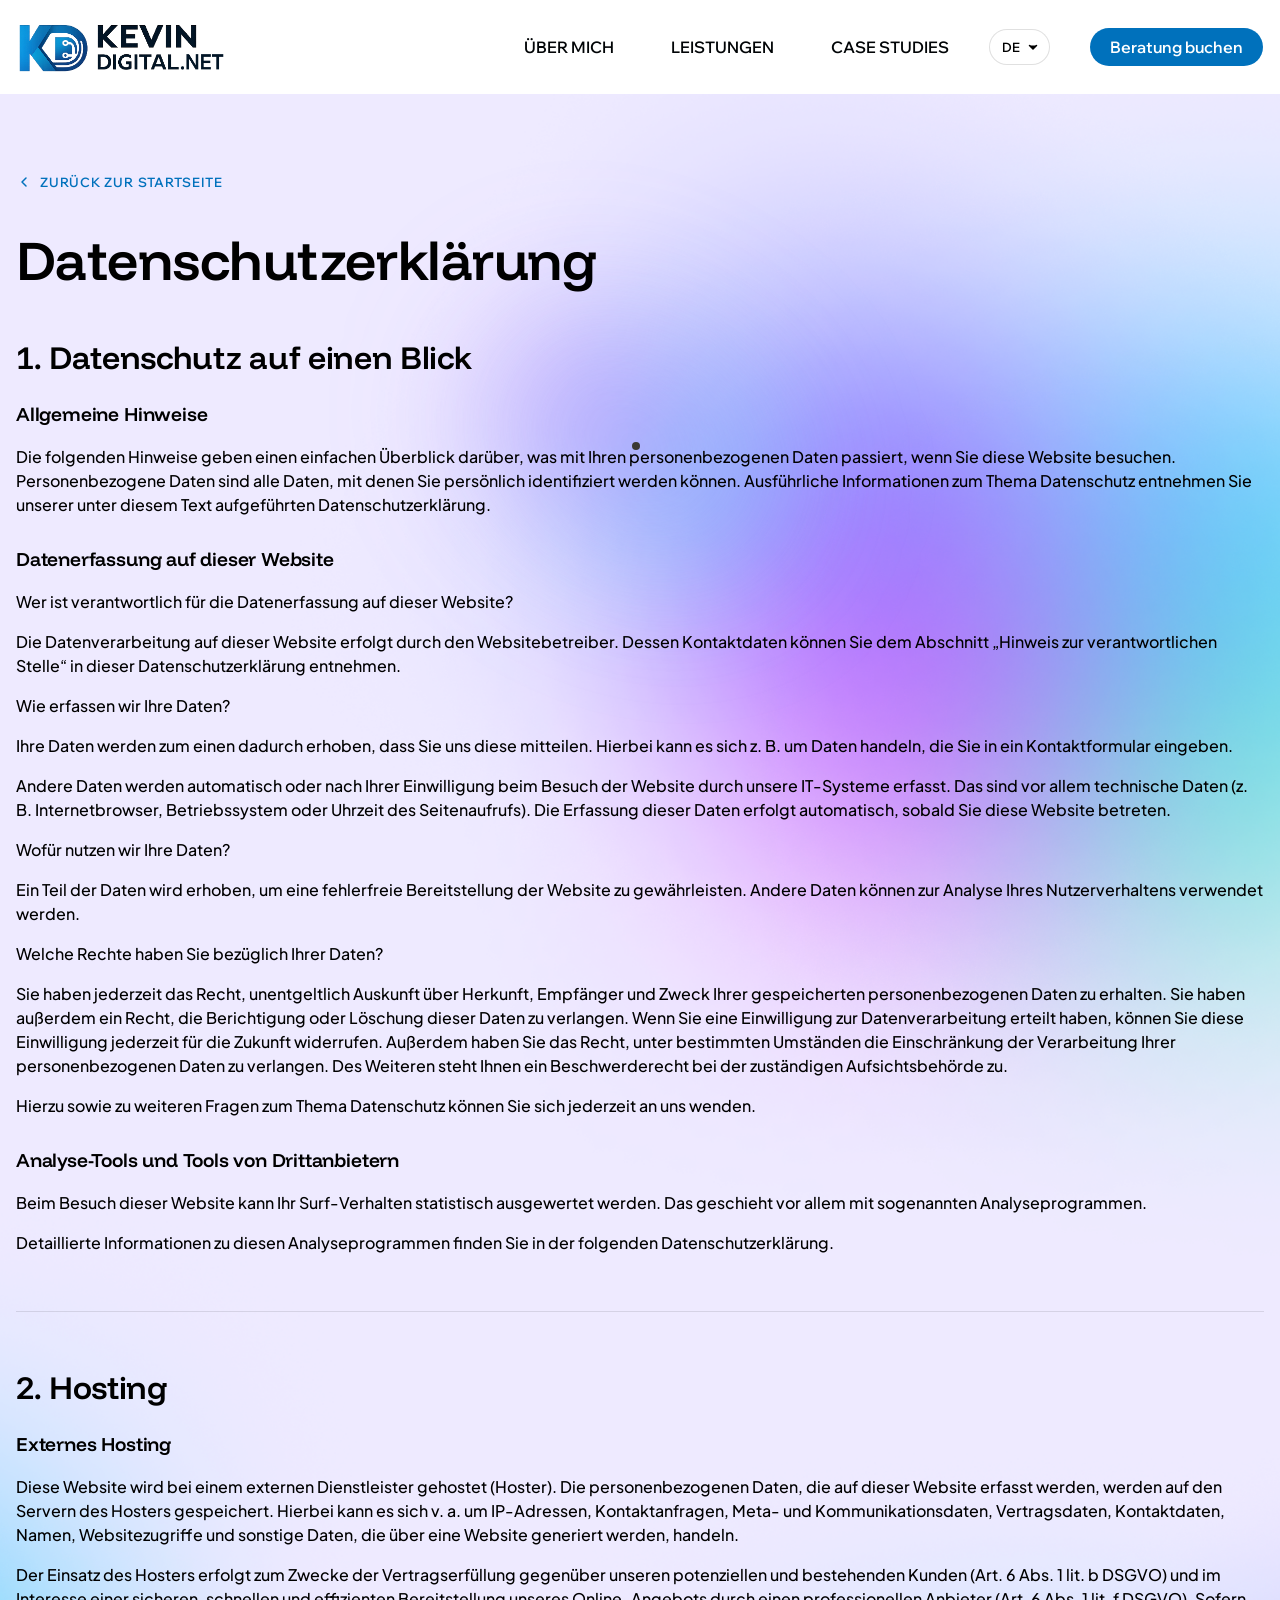
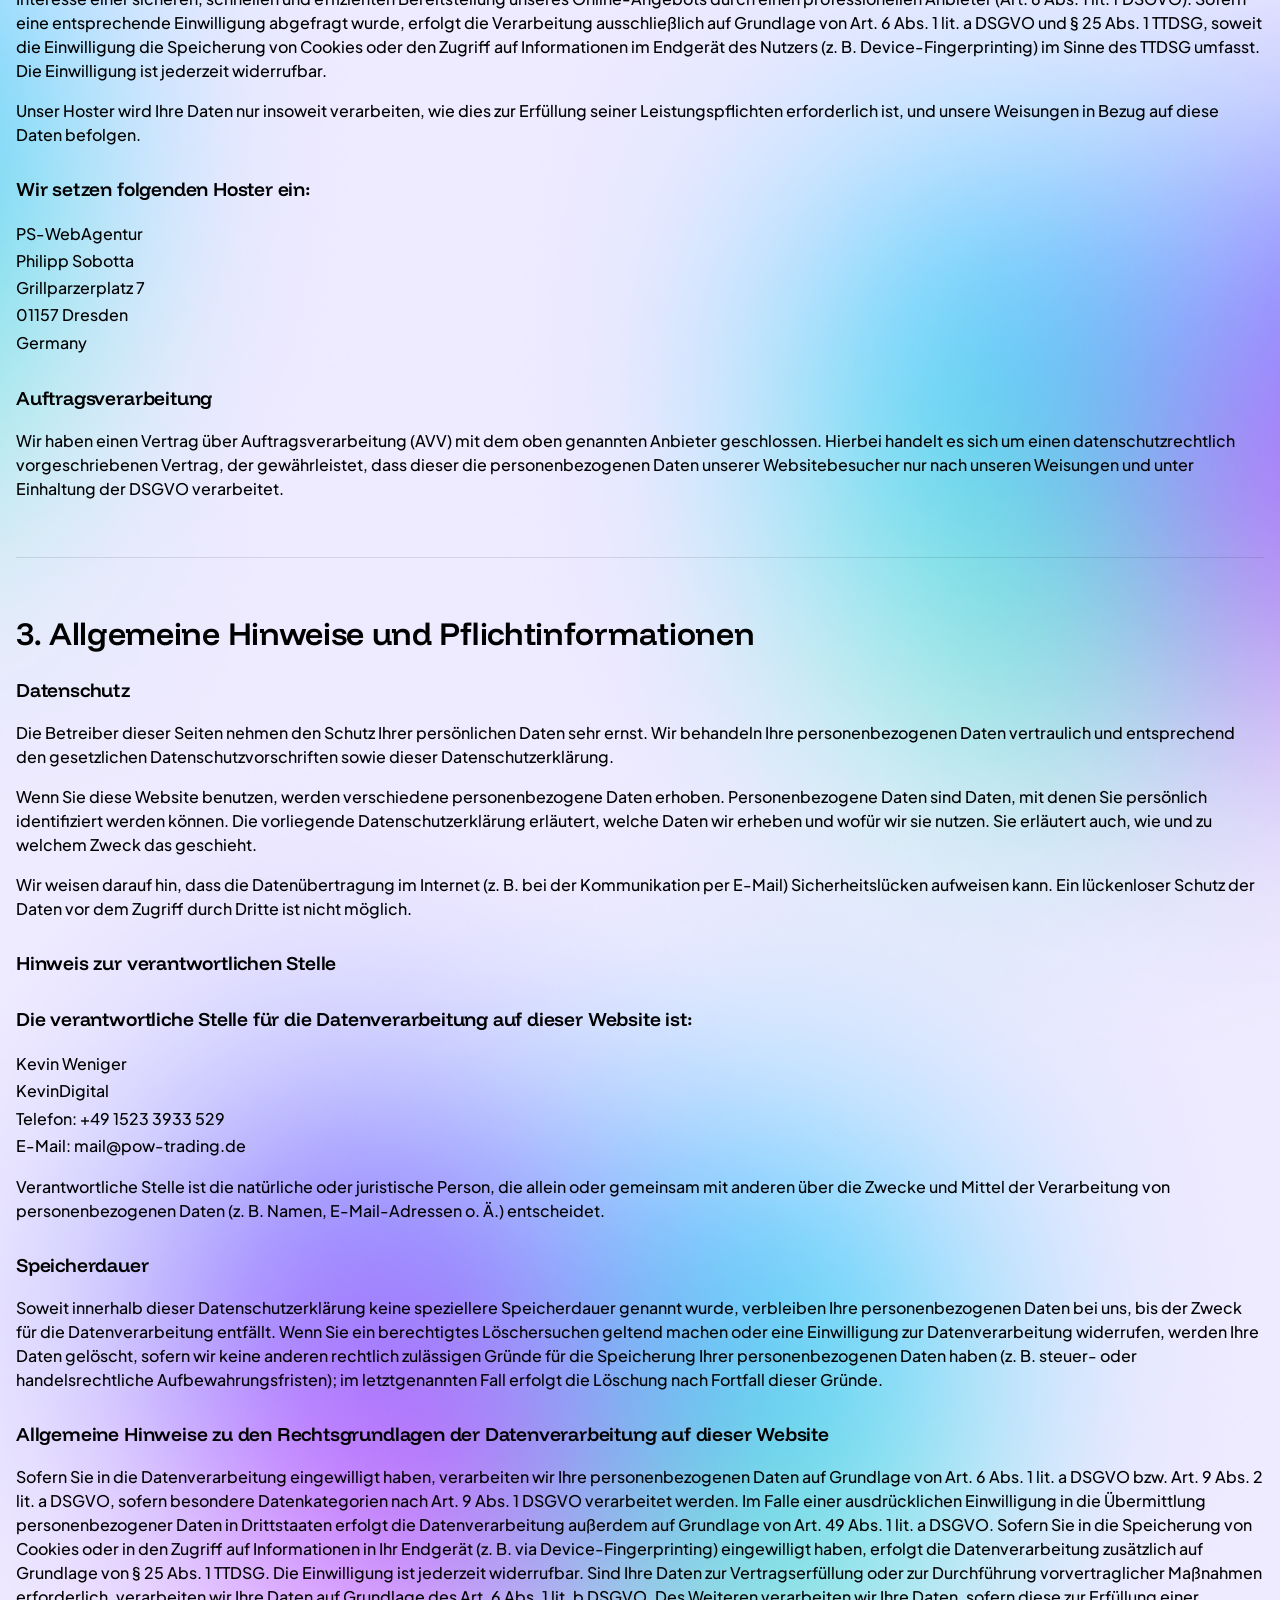
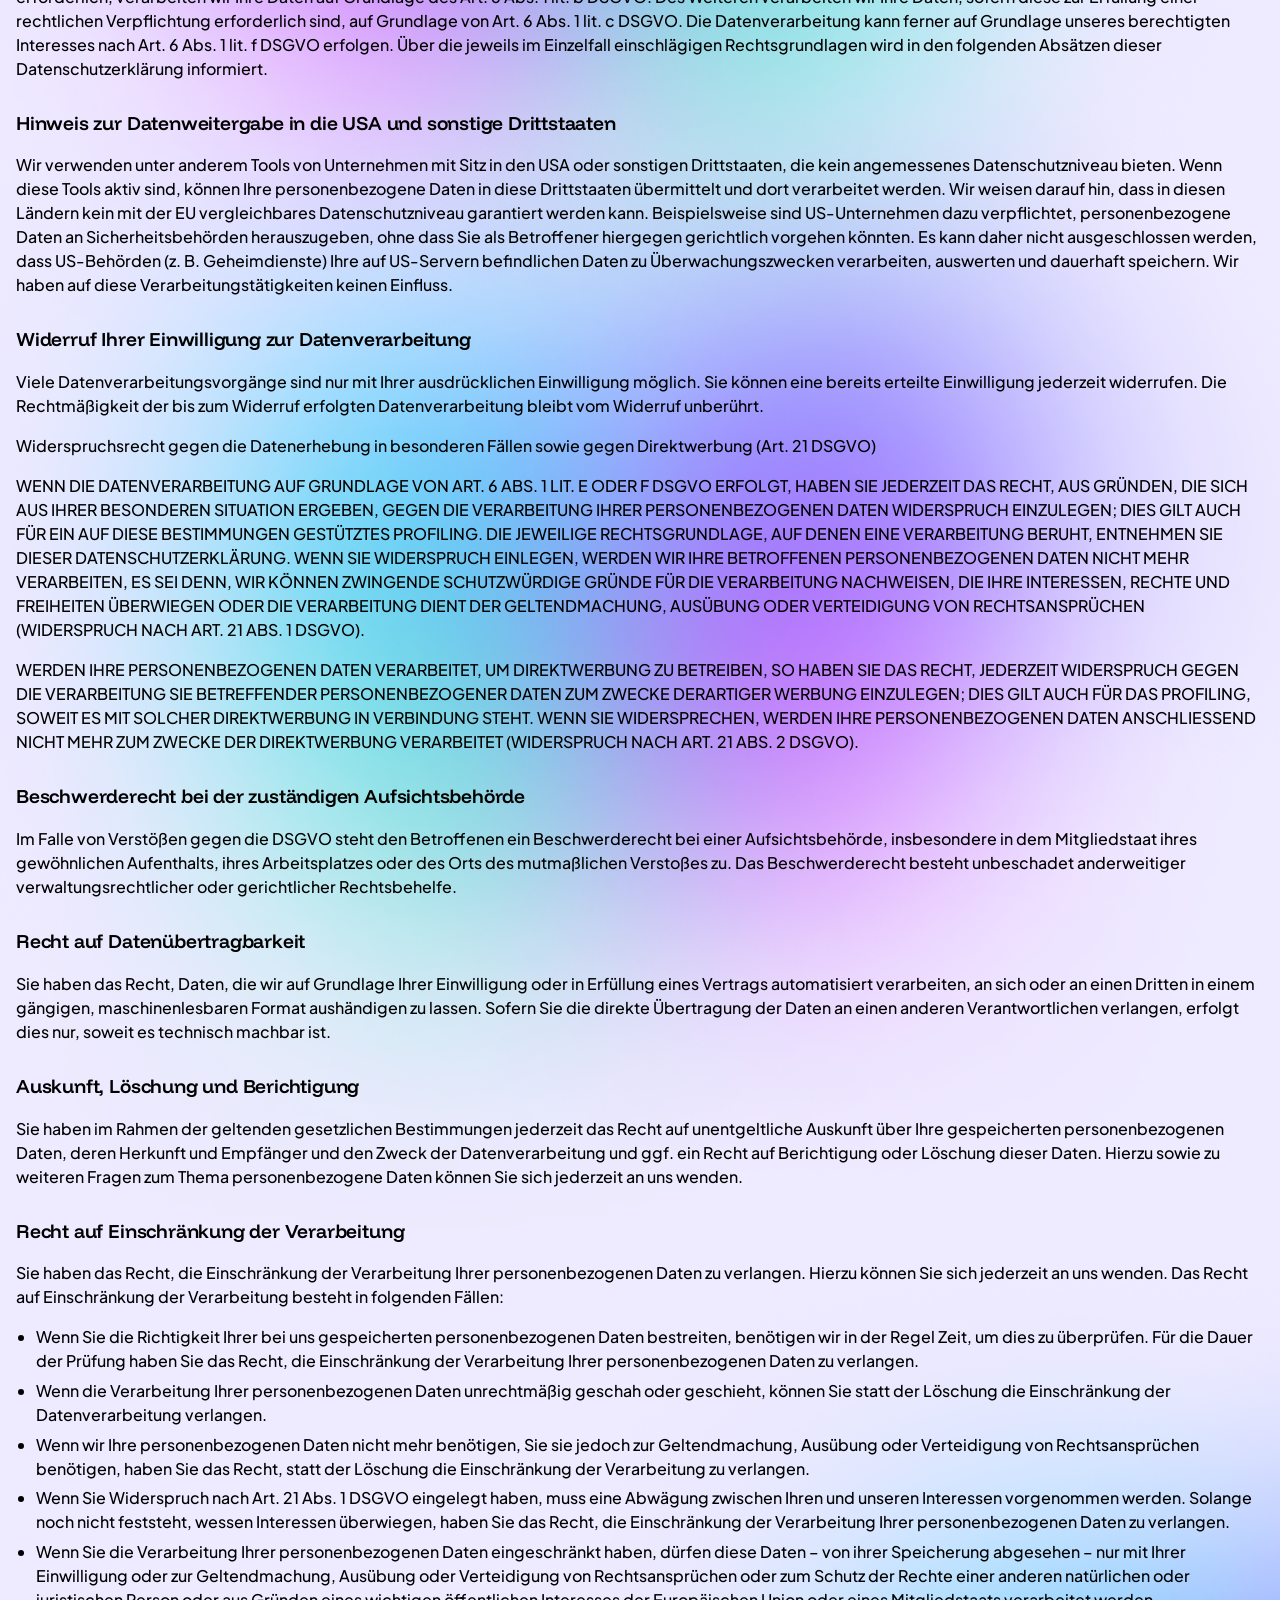
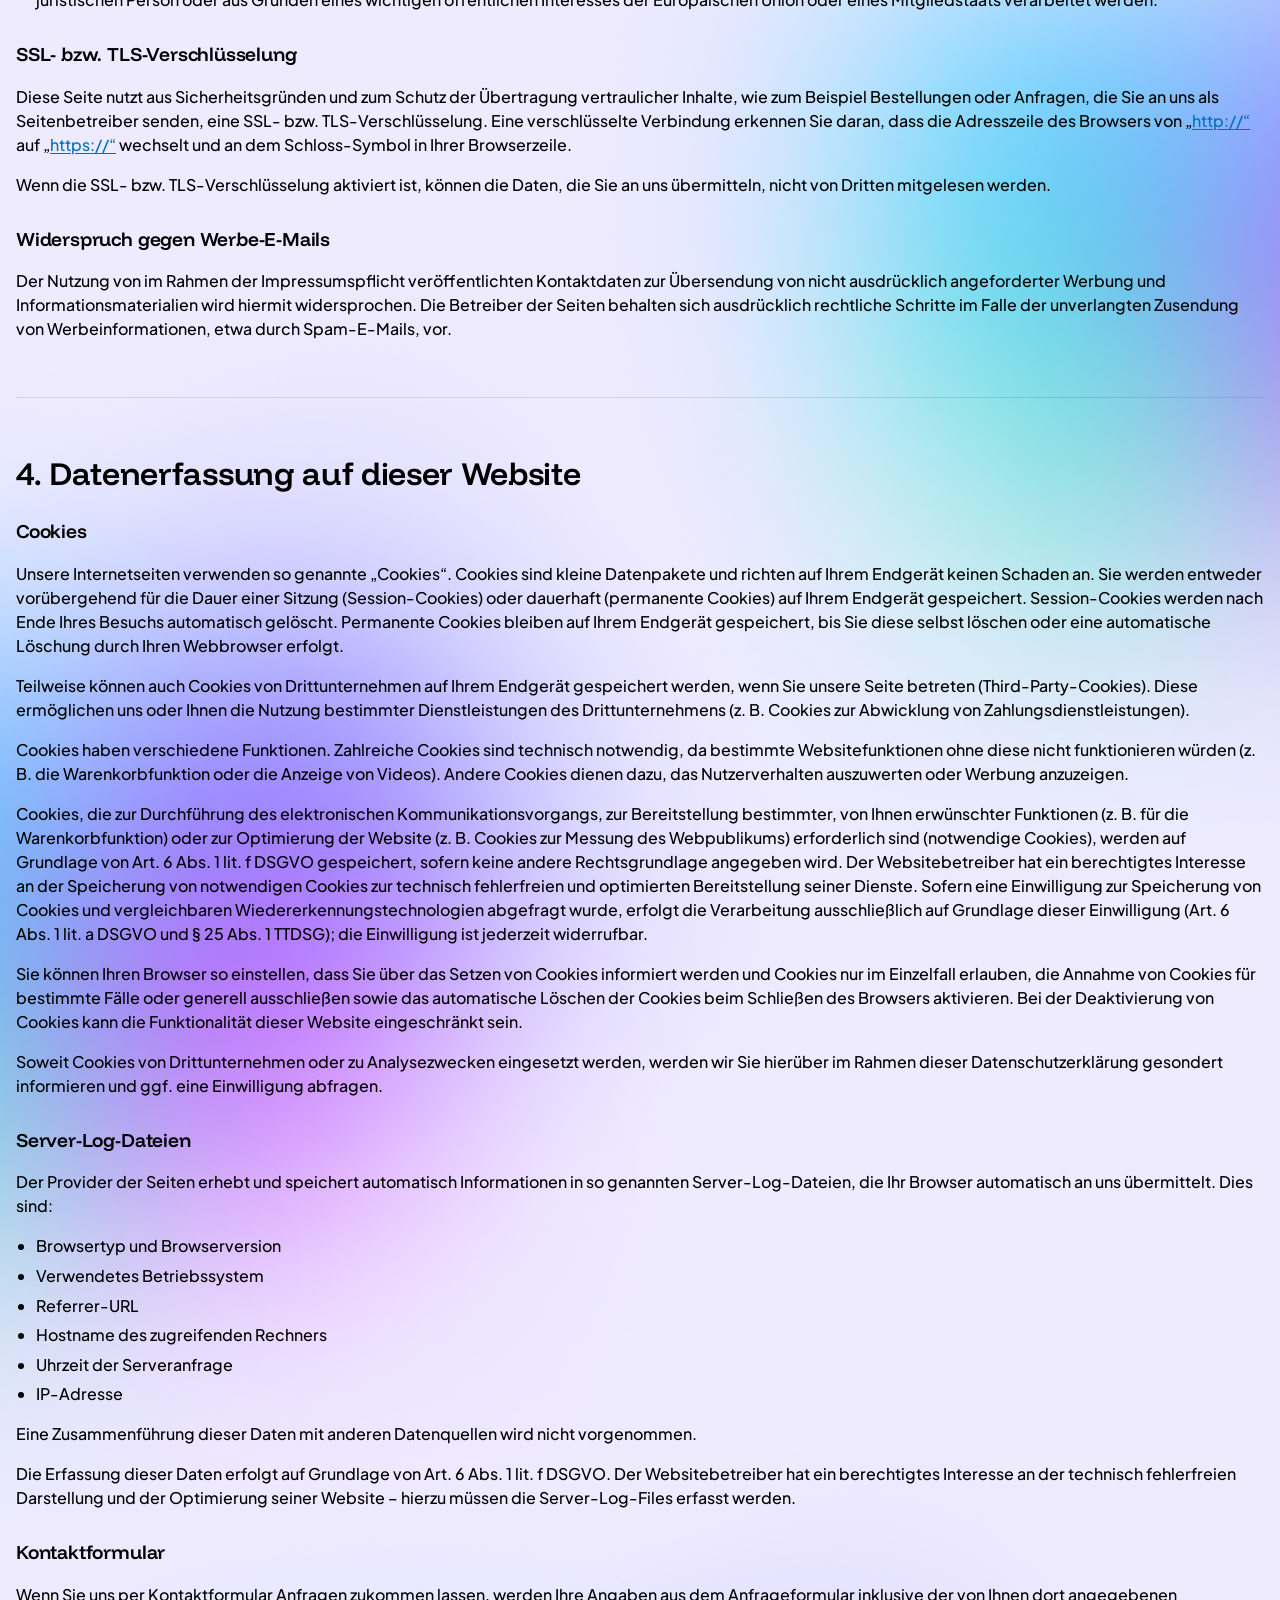
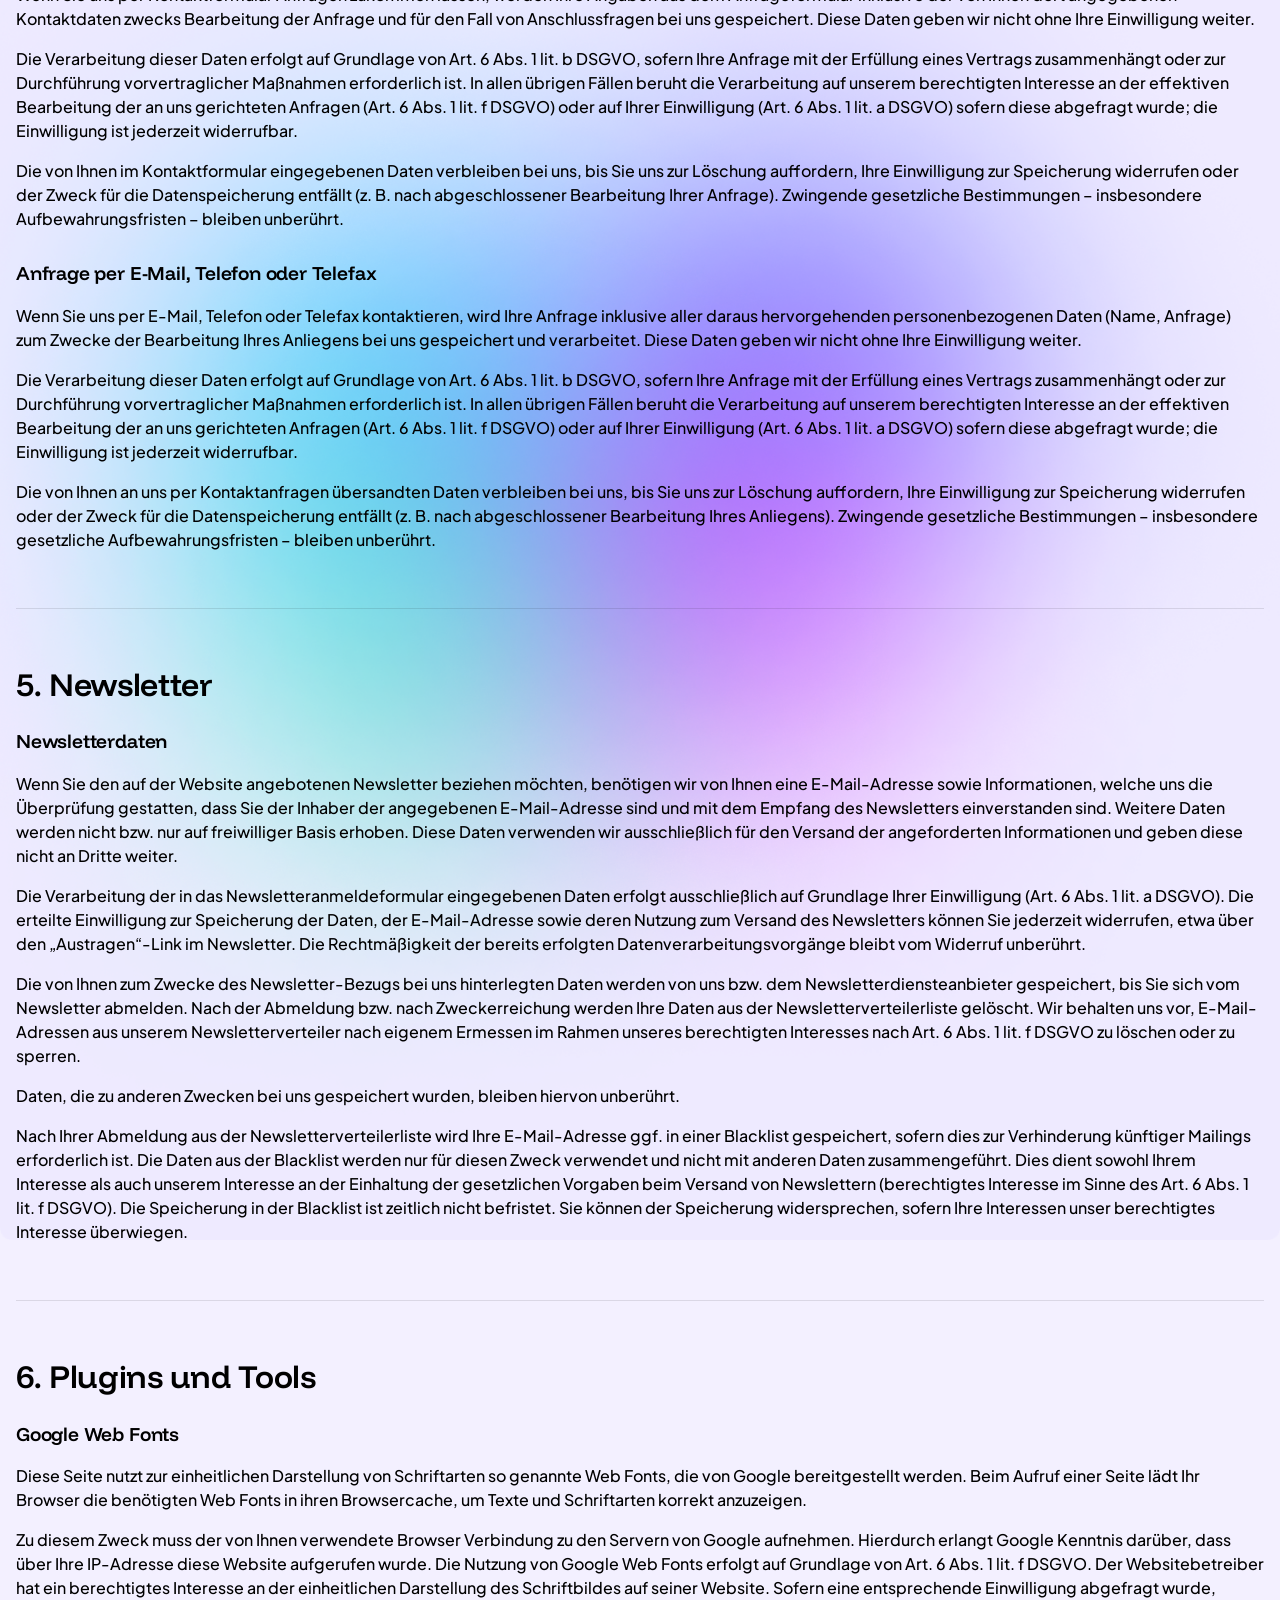
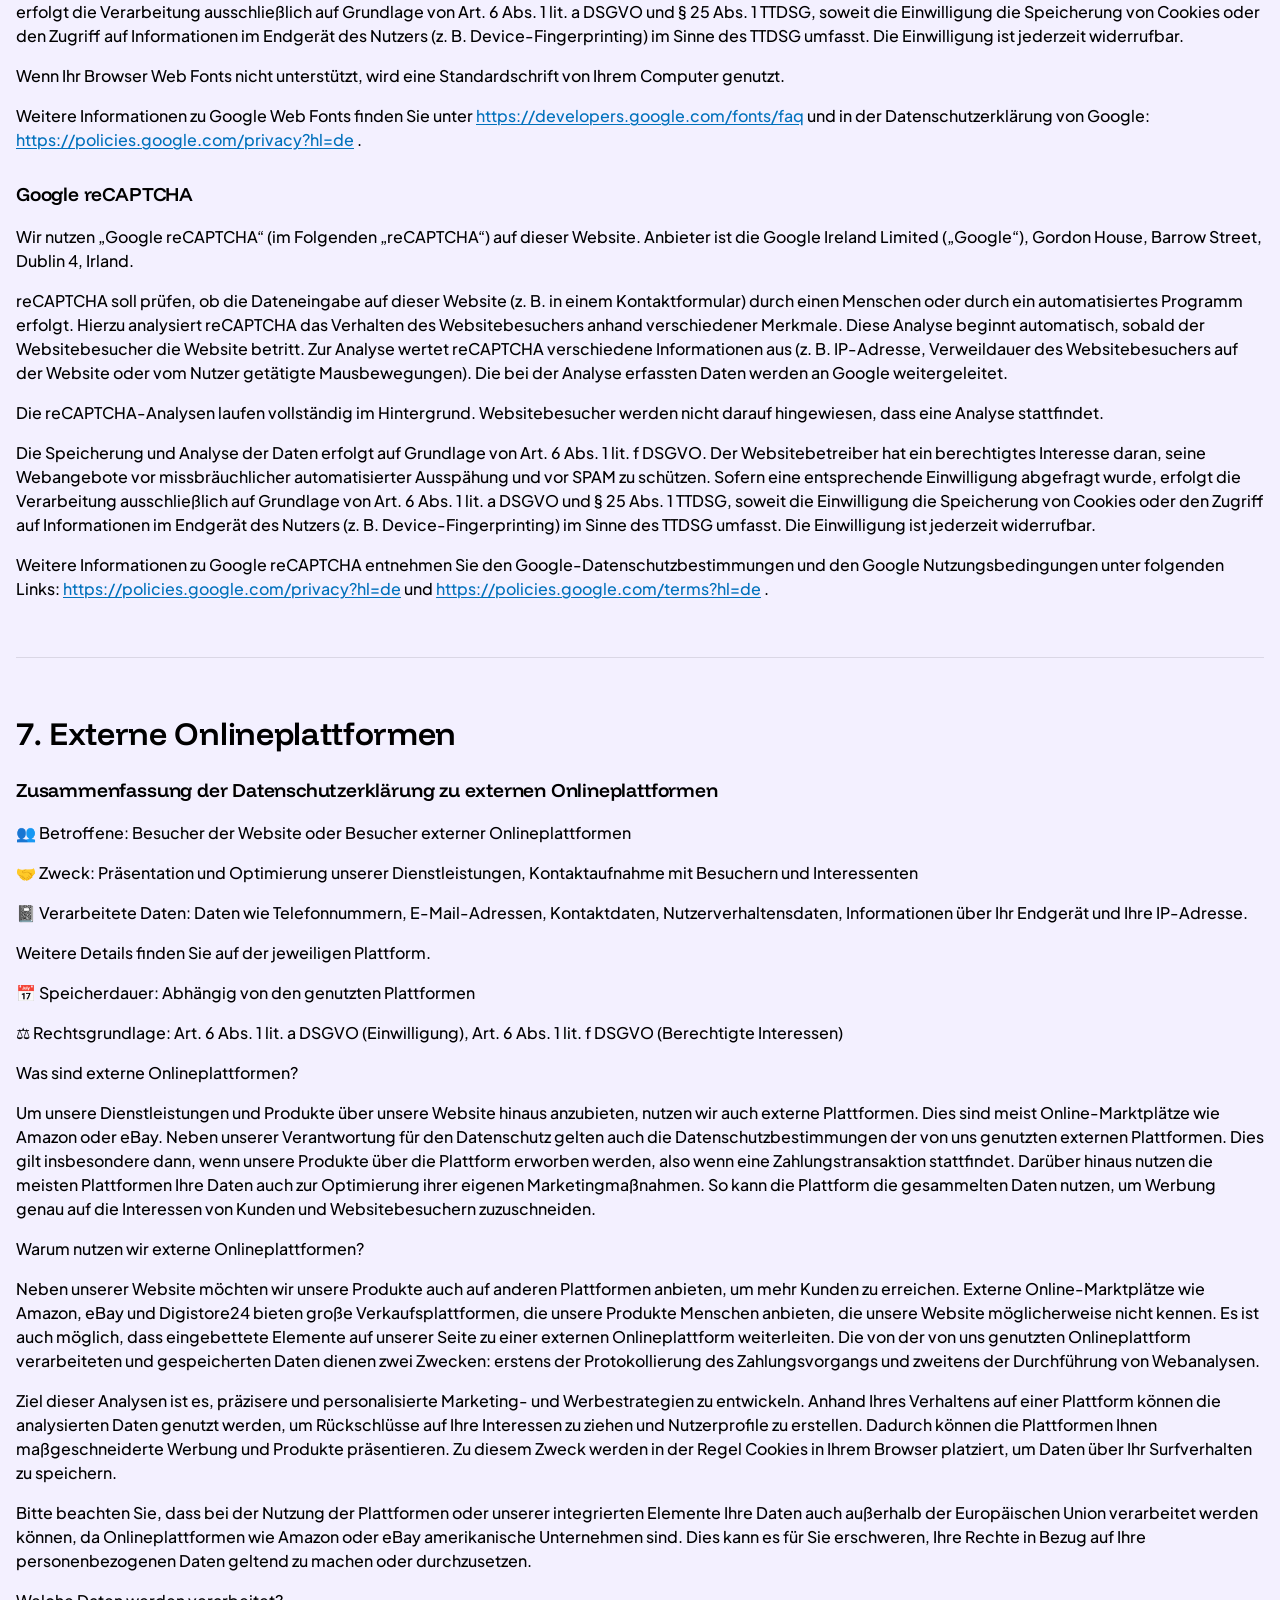
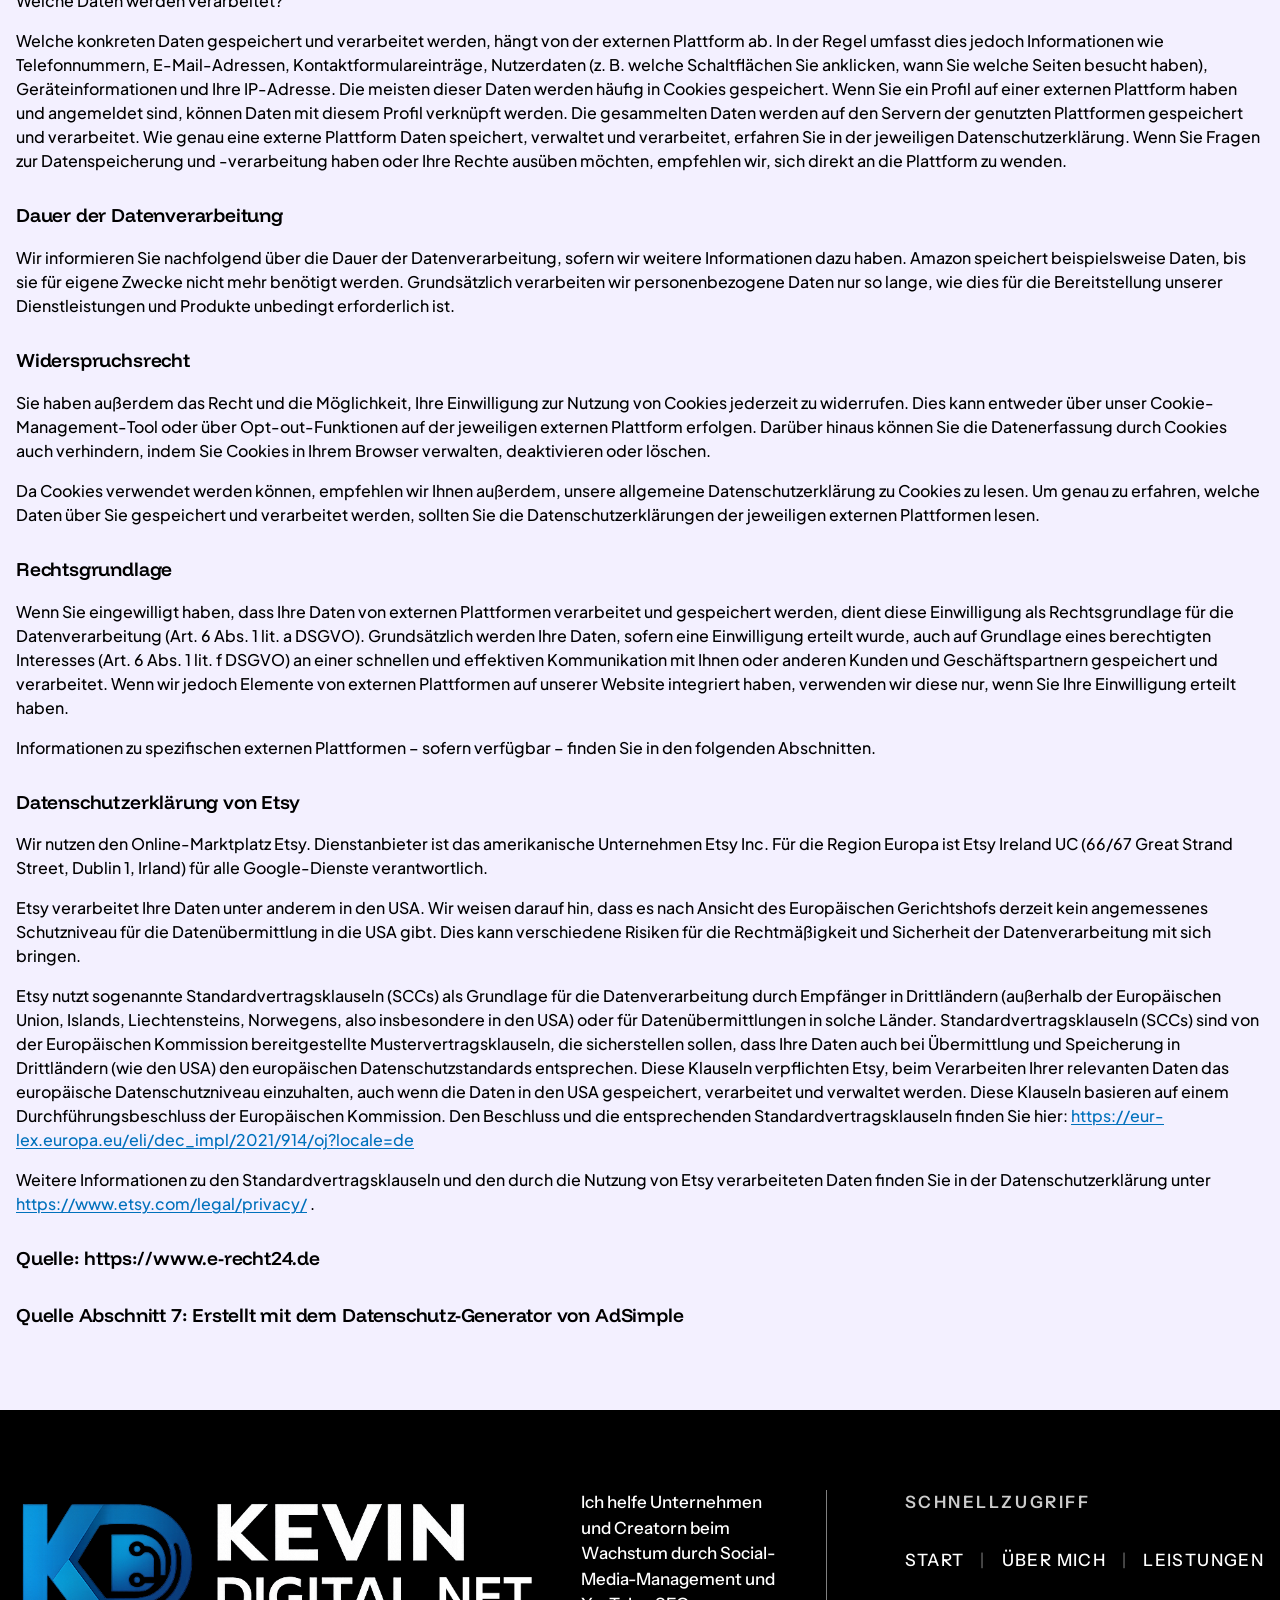
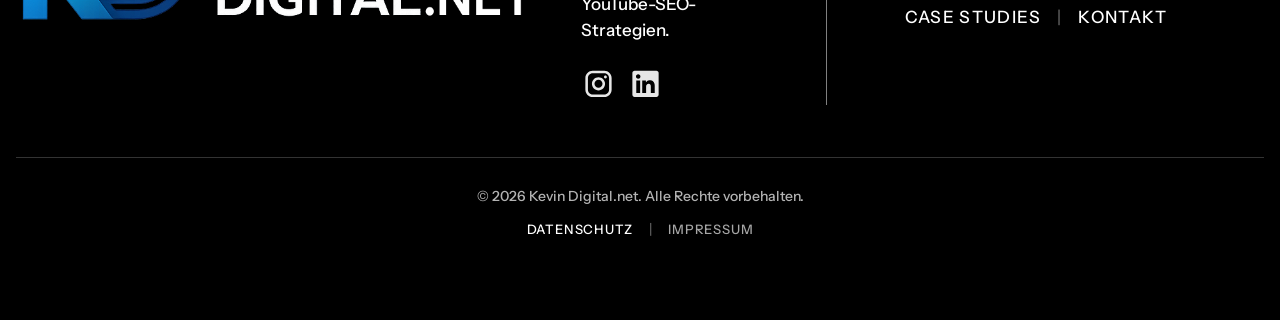
<file: privacy-policy.html>
<!DOCTYPE html>
<html lang="de" translate="no" class="notranslate">
<head>
  <meta charset="UTF-8" />
  <meta name="viewport" content="width=device-width, initial-scale=1.0" />
  <meta name="google" content="notranslate" />
  <title>Privacy Policy — Kevin Digital</title>
  <meta name="description" content="Privacy policy for Kevin Digital." />
  <meta http-equiv="content-language" content="de" />
  <meta property="og:title" content="Privacy Policy — Kevin Digital" />
  <meta property="og:description" content="Privacy policy for Kevin Digital." />
  <meta property="og:locale" content="de_DE" />
  <meta property="og:type" content="website" />
  <link rel="preconnect" href="https://fonts.googleapis.com" />
  <link rel="preconnect" href="https://fonts.gstatic.com" crossorigin />
  <link href="https://fonts.googleapis.com/css2?family=Funnel+Display:wght@300..800&family=Instrument+Sans:wght@400;500;600&family=Plus+Jakarta+Sans:wght@400;500;600;700&family=Wix+Madefor+Display:wght@600&display=swap" rel="stylesheet" />
  <link rel="stylesheet" href="css/styles.css" />
  <link rel="stylesheet" href="css/responsive.css" />
  <link rel="stylesheet" href="css/contact-form.css" />
  <link rel="stylesheet" href="css/legal.css" />
</head>
<body class="legal-page-body" data-legal-page="privacy">
  <header class="site-header" id="site-header">
    <div class="page-container site-header__inner">
      <a href="index.html" class="site-header__logo cursor-hover">
        <img src="assets/new%20header%20logo.png" alt="Kevin Digital" class="logo-header" />
      </a>
      <div class="site-header__actions">
        <nav class="site-nav" id="site-nav" data-cursor-nav aria-label="Hauptnavigation" data-i18n-aria="a11y.nav">
          <a href="index.html#about" class="cursor-hover site-nav__link" data-i18n="nav.about">ÜBER MICH</a>
          <a href="index.html#services" class="cursor-hover site-nav__link" data-i18n="nav.services">LEISTUNGEN</a>
          <a href="index.html#cases" class="cursor-hover site-nav__link" data-i18n="nav.cases">CASE STUDIES</a>
          <a href="index.html#contact" class="cursor-hover site-nav__link site-nav__link--cta" data-contact-open data-i18n="nav.book">Beratung buchen</a>
        </nav>
        <div class="site-header__tools">
          <div class="lang-dropdown" id="lang-dropdown">
            <button
              type="button"
              class="lang-dropdown__trigger cursor-hover"
              id="lang-dropdown-trigger"
              aria-haspopup="listbox"
              aria-expanded="false"
              aria-controls="lang-dropdown-menu"
              data-i18n-aria="a11y.lang"
            >
              <span class="lang-dropdown__code">DE</span>
              <svg class="lang-dropdown__icon" width="12" height="12" viewBox="0 0 12 12" aria-hidden="true">
                <path d="M2.5 4.5L6 8L9.5 4.5" stroke="currentColor" stroke-width="1.5" stroke-linecap="round" stroke-linejoin="round"/>
              </svg>
            </button>
            <ul class="lang-dropdown__menu" id="lang-dropdown-menu" role="listbox" hidden>
              <li role="presentation">
                <button type="button" class="lang-dropdown__option is-active" data-lang="de" role="option" aria-selected="true">
                  <span class="lang-dropdown__option-code">DE</span>
                  <span data-i18n="lang.de">Deutsch</span>
                </button>
              </li>
              <li role="presentation">
                <button type="button" class="lang-dropdown__option" data-lang="en" role="option" aria-selected="false">
                  <span class="lang-dropdown__option-code">EN</span>
                  <span data-i18n="lang.en">English</span>
                </button>
              </li>
            </ul>
          </div>
          <a href="index.html#contact" class="cursor-hover btn-nav-primary site-header__cta" data-contact-open data-i18n="nav.book">Beratung buchen</a>
        </div>
        <button
          type="button"
          class="site-nav-toggle"
          id="site-nav-toggle"
          aria-expanded="false"
          aria-controls="site-nav"
          aria-label="Menü öffnen"
          data-i18n-aria="a11y.menuOpen"
        >
          <span class="site-nav-toggle__bars" aria-hidden="true"></span>
        </button>
      </div>
    </div>
  </header>
  <div class="site-nav-backdrop" id="site-nav-backdrop" hidden aria-hidden="true"></div>


  <main class="site-shell">
    <div id="custom-cursor-glow" class="custom-cursor-glow is-active" aria-hidden="true">
      <div class="custom-cursor-glow__mesh" aria-hidden="true"></div>
    </div>
    <div class="site-header-spacer" id="site-header-spacer" aria-hidden="true"></div>

    <section class="gradient-bg legal-page-section">
      <div class="page-container section-pad legal-page">
        <a href="index.html" class="legal-page__back cursor-hover">
          <svg width="16" height="16" viewBox="0 0 16 16" fill="none" aria-hidden="true">
            <path d="M10 12L6 8L10 4" stroke="currentColor" stroke-width="1.5" stroke-linecap="round" stroke-linejoin="round"/>
          </svg>
          <span data-i18n="legal.backHome">Zurück zur Startseite</span>
        </a>

        <div data-lang-content="en" hidden>
          <h1 class="text-h1 legal-page__title">Privacy Policy</h1>
          <div class="legal-page__body">
        <section class="legal-block">
          <h2 class="text-section-title legal-block__title">1. Data protection at a glance</h2>
          <div class="legal-block__content text-body">
            <h3>General information</h3>
            <p>The following information provides a simple overview of what happens to your personal data when you visit this website. Personal data is any data that can be used to personally identify you. Detailed information on data protection can be found in our privacy policy, which is linked below.</p>
            <h3>Data collection on this website</h3>
            <p>Who is responsible for data collection on this website?</p>
            <p>Data processing on this website is carried out by the website operator. Their contact details can be found in the section "Information on the responsible body" in this privacy policy.</p>
            <p>How do we collect your data?</p>
            <p>Your data is collected, firstly, because you provide it to us. This could include, for example, data that you enter into a contact form.</p>
            <p>Other data is collected automatically or with your consent by our IT systems when you visit the website. This is primarily technical data (e.g., internet browser, operating system, or time of page access). This data is collected automatically as soon as you access this website.</p>
            <p>What do we use your data for?</p>
            <p>Some data is collected to ensure the website functions correctly. Other data may be used to analyze your user behavior.</p>
            <p>What rights do you have regarding your data?</p>
            <p>You have the right to obtain information free of charge at any time regarding the origin, recipients, and purpose of your stored personal data. You also have the right to request the correction or deletion of this data. If you have given your consent to data processing, you can revoke this consent at any time for the future. Furthermore, you have the right, under certain circumstances, to request the restriction of the processing of your personal data. You also have the right to lodge a complaint with the competent supervisory authority.</p>
            <p>You can contact us at any time with regard to this and other questions concerning data protection.</p>
            <h3>Analytics tools and third-party tools</h3>
            <p>When you visit this website, your browsing behavior may be statistically analyzed. This is done primarily using so-called analytics programs.</p>
            <p>Detailed information about these analytics programs can be found in the following privacy policy.</p>
          </div>
        </section>

        <section class="legal-block">
          <h2 class="text-section-title legal-block__title">2. Hosting</h2>
          <div class="legal-block__content text-body">
            <h3>External hosting</h3>
            <p>This website is hosted by an external service provider (host). The personal data collected on this website is stored on the host's servers. This may include, in particular, IP addresses, contact requests, metadata and communication data, contract data, contact information, names, website access data, and other data generated via a website.</p>
            <p>The use of the hosting provider is for the purpose of fulfilling our contractual obligations to our potential and existing customers (Art. 6 para. 1 lit. b GDPR) and in the interest of a secure, fast, and efficient provision of our online services by a professional provider (Art. 6 para. 1 lit. f GDPR). If corresponding consent has been requested, processing is carried out exclusively on the basis of Art. 6 para. 1 lit. a GDPR and Section 25 para. 1 of the German Telecommunications and Telemedia Data Protection Act (TTDSG), insofar as the consent includes the storage of cookies or access to information on the user's device (e.g., device fingerprinting) within the meaning of the TTDSG. Consent can be revoked at any time.</p>
            <p>Our hosting provider will only process your data to the extent necessary to fulfill its contractual obligations and will follow our instructions regarding this data.</p>
            <h3>We use the following hosting provider:</h3>
            <address>PS-WebAgentur<br />Philipp Sobotta<br />Grillparzerplatz 7<br />01157 Dresden<br />Germany</address>
            <h3>Order processing</h3>
            <p>We have concluded a data processing agreement (DPA) with the aforementioned provider. This is a legally required contract under data protection law, which ensures that the provider processes the personal data of our website visitors only according to our instructions and in compliance with the GDPR.</p>
          </div>
        </section>

        <section class="legal-block">
          <h2 class="text-section-title legal-block__title">3. General information and mandatory disclosures</h2>
          <div class="legal-block__content text-body">
            <h3>Data protection</h3>
            <p>The operators of this website take the protection of your personal data very seriously. We treat your personal data confidentially and in accordance with the statutory data protection regulations and this privacy policy.</p>
            <p>When you use this website, various personal data are collected. Personal data is data that can be used to identify you personally. This privacy policy explains what data we collect and what we use it for. It also explains how and for what purpose this is done.</p>
            <p>Please note that data transmission over the internet (e.g., when communicating via email) can have security vulnerabilities. Complete protection of data against access by third parties is not possible.</p>
            <h3>Note regarding the responsible body</h3>
            <h3>The responsible body for data processing on this website is:</h3>
            <address>Kevin Weniger<br />KevinDigital<br />Telephone: +49 1523 3933 529<br />Email: mail@pow-trading.de</address>
            <p>The responsible entity is the natural or legal person who, alone or jointly with others, decides on the purposes and means of processing personal data (e.g. names, email addresses, etc.).</p>
            <h3>Storage duration</h3>
            <p>Unless a more specific retention period is stated within this privacy policy, your personal data will remain with us until the purpose for processing the data no longer applies. If you submit a legitimate request for erasure or withdraw your consent to data processing, your data will be deleted, provided we have no other legally permissible grounds for storing your personal data (e.g., tax or commercial law retention periods); in the latter case, the data will be deleted once these grounds cease to apply.</p>
            <h3>General information on the legal basis for data processing on this website</h3>
            <p>If you have consented to data processing, we process your personal data on the basis of Article 6(1)(a) GDPR or Article 9(2)(a) GDPR if special categories of data pursuant to Article 9(1) GDPR are processed. In the case of explicit consent to the transfer of personal data to third countries, data processing also takes place on the basis of Article 49(1)(a) GDPR. If you have consented to the storage of cookies or to access to information on your device (e.g., via device fingerprinting), data processing additionally takes place on the basis of Section 25(1) of the German Telecommunications and Telemedia Data Protection Act (TTDSG). You can withdraw your consent at any time. If your data is required for the performance of a contract or for taking steps prior to entering into a contract, we process your data on the basis of Article 6(1)(b) GDPR. Furthermore, we process your data if it is necessary for compliance with a legal obligation, on the basis of Article 6(1)(c) GDPR. Data processing may also be based on our legitimate interest pursuant to Art. 6 para. 1 lit. f GDPR. Information on the applicable legal bases in each individual case is provided in the following paragraphs of this privacy policy.</p>
            <h3>Notice regarding data transfer to the USA and other third countries</h3>
            <p>We use tools from companies based in the USA or other third countries that do not offer adequate data protection. When these tools are active, your personal data may be transferred to and processed in these third countries. Please note that a level of data protection comparable to that of the EU cannot be guaranteed in these countries. For example, US companies are obligated to disclose personal data to security authorities without you, as the data subject, having any legal recourse. Therefore, it cannot be ruled out that US authorities (e.g., intelligence agencies) may process, analyze, and permanently store your data located on US servers for surveillance purposes. We have no control over these processing activities.</p>
            <h3>Revocation of your consent to data processing</h3>
            <p>Many data processing operations are only possible with your explicit consent. You can revoke your consent at any time. The legality of data processing carried out before the revocation remains unaffected by the revocation.</p>
            <p>Right to object to data processing in special cases and to direct marketing (Art. 21 GDPR)</p>
            <p>If data processing is based on Article 6(1)(e) or (f) of the GDPR, you have the right to object, on grounds relating to your particular situation, at any time to processing of personal data concerning you; this also applies to profiling based on these provisions. The specific legal basis for each processing operation can be found in this privacy policy. If you object, we will no longer process your personal data unless we can demonstrate compelling legitimate grounds for the processing which override your interests, rights and freedoms or the processing serves the purpose of establishing, exercising or defending legal claims (objection pursuant to Art. 21 para. 1 GDPR).</p>
            <p>If your personal data is processed for direct marketing purposes, you have the right to object at any time to the processing of your personal data for such marketing; this also applies to profiling insofar as it is related to such direct marketing. If you object, your personal data will subsequently no longer be processed for direct marketing purposes (objection pursuant to Article 21(2) GDPR).</p>
            <h3>Right to lodge a complaint with the competent supervisory authority</h3>
            <p>In the event of violations of the GDPR, data subjects have the right to lodge a complaint with a supervisory authority, in particular in the Member State of their habitual residence, their place of work, or the place of the alleged infringement. This right to lodge a complaint is without prejudice to any other administrative or judicial remedy.</p>
            <h3>Right to data portability</h3>
            <p>You have the right to receive the data that we process automatically based on your consent or in fulfillment of a contract, either for yourself or for a third party, in a commonly used, machine-readable format. If you request the direct transfer of the data to another controller, this will only be done if technically feasible.</p>
            <h3>Information, deletion and correction</h3>
            <p>Under applicable law, you have the right to request information, free of charge, about your stored personal data, its origin and recipients, and the purpose of the data processing, as well as the right to rectification or erasure of this data. You can contact us at any time with regard to this and any other questions concerning personal data.</p>
            <h3>Right to restriction of processing</h3>
            <p>You have the right to request the restriction of the processing of your personal data. You can contact us at any time to do so. The right to restrict processing exists in the following cases:</p>
            <ul>
              <li>If you dispute the accuracy of your personal data stored with us, we generally need time to verify this. For the duration of the verification process, you have the right to request the restriction of the processing of your personal data.</li>
              <li>If the processing of your personal data was/is unlawful, you can request the restriction of data processing instead of deletion.</li>
              <li>If we no longer need your personal data, but you require it for the establishment, exercise or defense of legal claims, you have the right to request restriction of processing of your personal data instead of erasure.</li>
              <li>If you have objected to processing pursuant to Article 21(1) GDPR, a balancing of interests between your interests and ours must be carried out. Until it is determined whose interests prevail, you have the right to request the restriction of the processing of your personal data.</li>
              <li>If you have restricted the processing of your personal data, this data – apart from being stored – may only be processed with your consent or for the establishment, exercise or defense of legal claims or for the protection of the rights of another natural or legal person or for reasons of important public interest of the European Union or of a Member State.</li>
            </ul>
            <h3>SSL or TLS encryption</h3>
            <p>This site uses SSL/TLS encryption for security reasons and to protect the transmission of confidential information, such as orders or inquiries that you send to us as the site operator. You can recognize an encrypted connection by the fact that the browser's address bar changes from "<a href="http://"" target="_blank" rel="noopener noreferrer">http://"</a> to "<a href="https://"" target="_blank" rel="noopener noreferrer">https://"</a> and by the lock symbol in your browser's address bar.</p>
            <p>When SSL or TLS encryption is enabled, the data you send to us cannot be read by third parties.</p>
            <h3>Objection to advertising emails</h3>
            <p>The use of contact details published as part of the legal notice for sending unsolicited advertising and informational materials is hereby prohibited. The operators of these pages expressly reserve the right to take legal action in the event of unsolicited advertising, such as spam emails.</p>
          </div>
        </section>

        <section class="legal-block">
          <h2 class="text-section-title legal-block__title">4. Data collection on this website</h2>
          <div class="legal-block__content text-body">
            <h3>Cookies</h3>
            <p>Our website uses so-called "cookies." Cookies are small text files that do not harm your device. They are stored on your device either temporarily for the duration of a session (session cookies) or permanently (persistent cookies). Session cookies are automatically deleted after you leave our website. Persistent cookies remain stored on your device until you delete them yourself or until they are automatically deleted by your web browser.</p>
            <p>In some cases, cookies from third-party companies may also be stored on your device when you visit our site (third-party cookies). These enable us or you to use certain services provided by the third-party company (e.g., cookies for processing payment services).</p>
            <p>Cookies serve various functions. Many cookies are technically necessary, as certain website functions would not work without them (e.g., the shopping cart function or the display of videos). Other cookies are used to analyze user behavior or to display advertising.</p>
            <p>Cookies that are necessary for carrying out electronic communication, for providing certain functions you have requested (e.g., for the shopping cart function), or for optimizing the website (e.g., cookies for measuring website traffic) (necessary cookies) are stored on the basis of Article 6(1)(f) GDPR, unless another legal basis is specified. The website operator has a legitimate interest in storing necessary cookies to ensure the technically flawless and optimized provision of its services. If consent to the storage of cookies and similar recognition technologies has been requested, processing is carried out exclusively on the basis of this consent (Article 6(1)(a) GDPR and Section 25(1) TTDSG); this consent can be revoked at any time.</p>
            <p>You can configure your browser to notify you when cookies are set and to allow cookies only in individual cases, to accept cookies in certain cases or to generally reject them, and to automatically delete cookies when you close your browser. Disabling cookies may limit the functionality of this website.</p>
            <p>If cookies from third-party companies or for analysis purposes are used, we will inform you separately about this within the framework of this privacy policy and, if necessary, request your consent.</p>
            <h3>Server log files</h3>
            <p>The website provider automatically collects and stores information in so-called server log files, which your browser automatically transmits to us. This information includes:</p>
            <ul>
              <li>Browser type and browser version</li>
              <li>Operating system used</li>
              <li>Referrer URL</li>
              <li>Hostname of the accessing computer</li>
              <li>Time of server request</li>
              <li>IP address</li>
            </ul>
            <p>This data will not be combined with other data sources.</p>
            <p>This data is collected on the basis of Article 6(1)(f) GDPR. The website operator has a legitimate interest in the technically flawless presentation and optimization of its website – for this purpose, the server log files must be recorded.</p>
            <h3>Contact form</h3>
            <p>If you send us inquiries via the contact form, your information from the inquiry form, including the contact details you provided, will be stored by us for the purpose of processing the inquiry and in case of follow-up questions. We will not share this data without your consent.</p>
            <p>The processing of this data is based on Article 6(1)(b) GDPR if your request is related to the performance of a contract or is necessary for taking steps prior to entering into a contract. In all other cases, processing is based on our legitimate interest in the effective handling of inquiries addressed to us (Article 6(1)(f) GDPR) or on your consent (Article 6(1)(a) GDPR), if such consent has been obtained; you may withdraw your consent at any time.</p>
            <p>The data you enter in the contact form will remain with us until you request its deletion, revoke your consent to its storage, or the purpose for data storage no longer applies (e.g., after your inquiry has been processed). Mandatory legal provisions – in particular, retention periods – remain unaffected.</p>
            <h3>Inquiries via email, telephone or fax</h3>
            <p>When you contact us by email, telephone, or fax, your inquiry, including all resulting personal data (name, inquiry), will be stored and processed by us for the purpose of handling your request. We will not share this data without your consent.</p>
            <p>The processing of this data is based on Article 6(1)(b) GDPR if your request is related to the performance of a contract or is necessary for taking steps prior to entering into a contract. In all other cases, processing is based on our legitimate interest in the effective handling of inquiries addressed to us (Article 6(1)(f) GDPR) or on your consent (Article 6(1)(a) GDPR), if such consent has been obtained; you may withdraw your consent at any time.</p>
            <p>The data you send us via contact requests will remain with us until you request its deletion, revoke your consent to its storage, or the purpose for data storage no longer applies (e.g., after your request has been processed). Mandatory legal provisions – in particular, statutory retention periods – remain unaffected.</p>
          </div>
        </section>

        <section class="legal-block">
          <h2 class="text-section-title legal-block__title">5. Newsletter</h2>
          <div class="legal-block__content text-body">
            <h3>Newsletter data</h3>
            <p>If you wish to subscribe to the newsletter offered on this website, we require your email address and information that allows us to verify that you are the owner of the email address provided and that you agree to receive the newsletter. No further data is collected, or only on a voluntary basis. We use this data exclusively for sending the requested information and do not share it with third parties.</p>
            <p>The processing of the data entered in the newsletter registration form is based solely on your consent (Art. 6 para. 1 lit. a GDPR). You can revoke your consent to the storage of your data, your email address, and its use for sending the newsletter at any time, for example, via the "Unsubscribe" link in the newsletter. The lawfulness of the data processing operations already carried out remains unaffected by the revocation.</p>
            <p>The data you provide for the purpose of subscribing to our newsletter will be stored by us or our newsletter service provider until you unsubscribe. After you unsubscribe or the purpose for receiving the newsletter no longer applies, your data will be deleted from the newsletter distribution list. We reserve the right to delete or block email addresses from our newsletter distribution list at our own discretion, based on our legitimate interest pursuant to Art. 6 para. 1 lit. f GDPR.</p>
            <p>Data that we have stored for other purposes remains unaffected.</p>
            <p>After you unsubscribe from our newsletter mailing list, your email address may be stored on a blacklist by us or our newsletter service provider if this is necessary to prevent future mailings. The data on the blacklist will only be used for this purpose and will not be combined with other data. This serves both your interest and our interest in complying with legal requirements for sending newsletters (legitimate interest within the meaning of Art. 6 para. 1 lit. f GDPR). Storage on the blacklist is not time-limited. You can object to this storage if your interests outweigh our legitimate interest.</p>
          </div>
        </section>

        <section class="legal-block">
          <h2 class="text-section-title legal-block__title">6. Plugins and Tools</h2>
          <div class="legal-block__content text-body">
            <h3>Google Web Fonts</h3>
            <p>This website uses web fonts provided by Google for consistent font display. When you visit a page, your browser loads the necessary web fonts into its browser cache to display text and fonts correctly.</p>
            <p>For this purpose, the browser you are using must connect to Google's servers. This allows Google to know that this website was accessed via your IP address. The use of Google Web Fonts is based on Article 6(1)(f) GDPR. The website operator has a legitimate interest in the uniform presentation of the typeface on their website. If corresponding consent has been requested, processing is carried out exclusively on the basis of Article 6(1)(a) GDPR and Section 25(1) of the German Telecommunications and Telemedia Data Protection Act (TTDSG), insofar as the consent includes the storage of cookies or access to information on the user's device (e.g., device fingerprinting) within the meaning of the TTDSG. Consent can be revoked at any time.</p>
            <p>If your browser does not support web fonts, a standard font from your computer will be used.</p>
            <p>Further information about Google Web Fonts can be found at <a href="https://developers.google.com/fonts/faq" target="_blank" rel="noopener noreferrer">https://developers.google.com/fonts/faq</a> and in Google's privacy policy: <a href="https://policies.google.com/privacy?hl=de" target="_blank" rel="noopener noreferrer">https://policies.google.com/privacy?hl=de</a> .</p>
            <h3>Google reCAPTCHA</h3>
            <p>We use “Google reCAPTCHA” (hereinafter “reCAPTCHA”) on this website. The provider is Google Ireland Limited (“Google”), Gordon House, Barrow Street, Dublin 4, Ireland.</p>
            <p>reCAPTCHA is used to verify whether data entry on this website (e.g., in a contact form) is done by a human or an automated program. To do this, reCAPTCHA analyzes the website visitor's behavior based on various characteristics. This analysis begins automatically as soon as the visitor enters the website. For the analysis, reCAPTCHA evaluates various pieces of information (e.g., IP address, the visitor's time spent on the website, or mouse movements made by the user). The data collected during the analysis is forwarded to Google.</p>
            <p>The reCAPTCHA analysis runs entirely in the background. Website visitors are not notified that an analysis is taking place.</p>
            <p>The data is stored and analyzed based on Article 6(1)(f) GDPR. The website operator has a legitimate interest in protecting its web services from abusive automated access and spam. If consent has been requested, processing is carried out exclusively on the basis of Article 6(1)(a) GDPR and Section 25(1) of the German Telecommunications and Telemedia Data Protection Act (TTDSG), insofar as the consent includes the storage of cookies or access to information on the user's device (e.g., device fingerprinting) within the meaning of the TTDSG. Consent can be withdrawn at any time.</p>
            <p>For more information about Google reCAPTCHA, please see the Google Privacy Policy and the Google Terms of Service at the following links: <a href="https://policies.google.com/privacy?hl=de" target="_blank" rel="noopener noreferrer">https://policies.google.com/privacy?hl=de</a> and <a href="https://policies.google.com/terms?hl=de" target="_blank" rel="noopener noreferrer">https://policies.google.com/terms?hl=de</a> .</p>
          </div>
        </section>

        <section class="legal-block">
          <h2 class="text-section-title legal-block__title">7. External Online Platforms Introduction</h2>
          <div class="legal-block__content text-body">
            <h3>External Online Platforms Privacy Policy Summary</h3>
            <p>👥 Data Subjects: Visitors to the website or visitors to external online platforms</p>
            <p>🤝Purpose: Presentation and optimization of our services, contact with visitors and interested parties</p>
            <p>📓Data Processed: Data such as telephone numbers, email addresses, contact details, user behavior data, information about your device, and your IP address.</p>
            <p>Further details can be found on the respective platform.</p>
            <p>📅Storage Period: Dependent on the platforms used</p>
            <p>⚖️Legal Basis: Art. 6 para. 1 lit. a GDPR (Consent), Art. 6 para. 1 lit. f GDPR (Legitimate Interests)</p>
            <p>What are external online platforms?</p>
            <p>To offer our services and products beyond our website, we also use external platforms. These are mostly online marketplaces such as Amazon or eBay. In addition to our responsibility for data protection, the data protection regulations of the external platforms we use also apply. This is especially true when our products are purchased through the platform, i.e., when a payment transaction takes place. Furthermore, most platforms also use your data to optimize their own marketing efforts. For example, the platform can use the collected data to tailor advertisements precisely to the interests of customers and website visitors.</p>
            <p>Why do we use external online platforms?</p>
            <p>In addition to our website, we also want to offer our products on other platforms to reach more customers. External online marketplaces such as Amazon, eBay, and Digistore24 provide large sales platforms that offer our products to people who may not be familiar with our website. It's also possible that embedded elements on our site may redirect to an external online platform. The data processed and stored by the online platform we use serves two purposes: firstly, to log the payment process, and secondly, to conduct web analytics.</p>
            <p>The goal of these analyses is to develop more precise and personalized marketing and advertising strategies. Based on your behavior on a platform, the analyzed data can be used to draw conclusions about your interests and create user profiles. This allows the platforms to present you with tailored advertisements and products. For this purpose, cookies are usually placed in your browser to store data about your browsing behavior.</p>
            <p>Please note that when using the platforms or our integrated elements, your data may also be processed outside the European Union, as online platforms such as Amazon or eBay are American companies. This may make it more difficult for you to assert or enforce your rights regarding your personal data.</p>
            <p>What data is processed?</p>
            <p>The specific data stored and processed depends on the external platform. However, it typically includes information such as phone numbers, email addresses, contact form entries, user data (e.g., which buttons you click, when you visited which pages), device information, and your IP address. Most of this data is often stored in cookies. If you have a profile on an external platform and are logged in, data can be linked to that profile. The collected data is stored and processed on the servers of the platforms used. You can find out exactly how an external platform stores, manages, and processes data in its respective privacy policy. If you have any questions about data storage and processing, or wish to exercise your rights, we recommend contacting the platform directly.</p>
            <h3>Duration of data processing</h3>
            <p>We will inform you about the duration of data processing below, provided we have further information on this. For example, Amazon stores data until it is no longer needed for its own purposes. Generally, we only process personal data for as long as it is absolutely necessary for the provision of our services and products.</p>
            <h3>Right to object</h3>
            <p>You also have the right and the option to withdraw your consent to the use of cookies at any time. This can be done either via our cookie management tool or via opt-out functions on the respective external platform. Furthermore, you can also prevent data collection by cookies by managing, disabling, or deleting cookies in your browser.</p>
            <p>Since cookies may be used, we also recommend that you read our general privacy policy about cookies. To find out exactly what data is stored and processed about you, you should read the privacy policies of the respective external platforms.</p>
            <h3>Legal basis</h3>
            <p>If you have consented to your data being processed and stored by external platforms, this consent serves as the legal basis for data processing (Art. 6 para. 1 lit. a GDPR) . In principle, if consent has been given, your data will also be stored and processed on the basis of a legitimate interest (Art. 6 para. 1 lit. f GDPR) in fast and effective communication with you or other customers and business partners. However, if we have integrated elements from external platforms on our website, we will only use them if you have given your consent.</p>
            <p>Information on specific external platforms – if available – can be found in the following sections.</p>
            <h3>Etsy Privacy Policy</h3>
            <p>We use the online marketplace Etsy. The service provider is the American company Etsy Inc. For the European region, Etsy Ireland UC (66/67 Great Strand Street, Dublin 1, Ireland) is responsible for all Google services.</p>
            <p>Etsy processes your data, among other places, in the USA. We would like to point out that, according to the European Court of Justice, there is currently no adequate level of protection for data transfers to the USA. This can entail various risks to the lawfulness and security of data processing.</p>
            <p>Etsy uses so-called Standard Contractual Clauses (SCCs) as the basis for data processing by recipients located in third countries (outside the European Union, Iceland, Liechtenstein, Norway, i.e., in particular the USA) or for data transfers to such countries. Standard Contractual Clauses (SCCs) are model clauses provided by the European Commission and are designed to ensure that your data complies with European data protection standards even when it is transferred to and stored in third countries (such as the USA). These clauses oblige Etsy to maintain the European level of data protection when processing your relevant data, even if the data is stored, processed, and managed in the USA. These clauses are based on an implementing decision of the European Commission. You can find the decision and the corresponding Standard Contractual Clauses here: <a href="https://eur-lex.europa.eu/eli/dec_impl/2021/914/oj?locale=de" target="_blank" rel="noopener noreferrer">https://eur-lex.europa.eu/eli/dec_impl/2021/914/oj?locale=de</a></p>
            <p>For more information about the standard contractual clauses and the data processed through the use of Etsy, please see the Privacy Policy at <a href="https://www.etsy.com/legal/privacy/" target="_blank" rel="noopener noreferrer">https://www.etsy.com/legal/privacy/</a> .</p>
            <p>Source: <a href="https://www.e-recht24.de" target="_blank" rel="noopener noreferrer">https://www.e-recht24.de</a></p>
            <p>Source Point 7: Created with the data privacy generator from AdSimple</p>
          </div>
        </section>
          </div>
        </div>

        <div data-lang-content="de">
          <h1 class="text-h1 legal-page__title">Datenschutzerklärung</h1>
          <div class="legal-page__body">
        <section class="legal-block">
          <h2 class="text-section-title legal-block__title">1. Datenschutz auf einen Blick</h2>
          <div class="legal-block__content text-body">
            <h3>Allgemeine Hinweise</h3>
            <p>Die folgenden Hinweise geben einen einfachen Überblick darüber, was mit Ihren personenbezogenen Daten passiert, wenn Sie diese Website besuchen. Personenbezogene Daten sind alle Daten, mit denen Sie persönlich identifiziert werden können. Ausführliche Informationen zum Thema Datenschutz entnehmen Sie unserer unter diesem Text aufgeführten Datenschutzerklärung.</p>
            <h3>Datenerfassung auf dieser Website</h3>
            <p>Wer ist verantwortlich für die Datenerfassung auf dieser Website?</p>
            <p>Die Datenverarbeitung auf dieser Website erfolgt durch den Websitebetreiber. Dessen Kontaktdaten können Sie dem Abschnitt „Hinweis zur verantwortlichen Stelle“ in dieser Datenschutzerklärung entnehmen.</p>
            <p>Wie erfassen wir Ihre Daten?</p>
            <p>Ihre Daten werden zum einen dadurch erhoben, dass Sie uns diese mitteilen. Hierbei kann es sich z. B. um Daten handeln, die Sie in ein Kontaktformular eingeben.</p>
            <p>Andere Daten werden automatisch oder nach Ihrer Einwilligung beim Besuch der Website durch unsere IT-Systeme erfasst. Das sind vor allem technische Daten (z. B. Internetbrowser, Betriebssystem oder Uhrzeit des Seitenaufrufs). Die Erfassung dieser Daten erfolgt automatisch, sobald Sie diese Website betreten.</p>
            <p>Wofür nutzen wir Ihre Daten?</p>
            <p>Ein Teil der Daten wird erhoben, um eine fehlerfreie Bereitstellung der Website zu gewährleisten. Andere Daten können zur Analyse Ihres Nutzerverhaltens verwendet werden.</p>
            <p>Welche Rechte haben Sie bezüglich Ihrer Daten?</p>
            <p>Sie haben jederzeit das Recht, unentgeltlich Auskunft über Herkunft, Empfänger und Zweck Ihrer gespeicherten personenbezogenen Daten zu erhalten. Sie haben außerdem ein Recht, die Berichtigung oder Löschung dieser Daten zu verlangen. Wenn Sie eine Einwilligung zur Datenverarbeitung erteilt haben, können Sie diese Einwilligung jederzeit für die Zukunft widerrufen. Außerdem haben Sie das Recht, unter bestimmten Umständen die Einschränkung der Verarbeitung Ihrer personenbezogenen Daten zu verlangen. Des Weiteren steht Ihnen ein Beschwerderecht bei der zuständigen Aufsichtsbehörde zu.</p>
            <p>Hierzu sowie zu weiteren Fragen zum Thema Datenschutz können Sie sich jederzeit an uns wenden.</p>
            <h3>Analyse-Tools und Tools von Drittanbietern</h3>
            <p>Beim Besuch dieser Website kann Ihr Surf-Verhalten statistisch ausgewertet werden. Das geschieht vor allem mit sogenannten Analyseprogrammen.</p>
            <p>Detaillierte Informationen zu diesen Analyseprogrammen finden Sie in der folgenden Datenschutzerklärung.</p>
          </div>
        </section>

        <section class="legal-block">
          <h2 class="text-section-title legal-block__title">2. Hosting</h2>
          <div class="legal-block__content text-body">
            <h3>Externes Hosting</h3>
            <p>Diese Website wird bei einem externen Dienstleister gehostet (Hoster). Die personenbezogenen Daten, die auf dieser Website erfasst werden, werden auf den Servern des Hosters gespeichert. Hierbei kann es sich v. a. um IP-Adressen, Kontaktanfragen, Meta- und Kommunikationsdaten, Vertragsdaten, Kontaktdaten, Namen, Websitezugriffe und sonstige Daten, die über eine Website generiert werden, handeln.</p>
            <p>Der Einsatz des Hosters erfolgt zum Zwecke der Vertragserfüllung gegenüber unseren potenziellen und bestehenden Kunden (Art. 6 Abs. 1 lit. b DSGVO) und im Interesse einer sicheren, schnellen und effizienten Bereitstellung unseres Online-Angebots durch einen professionellen Anbieter (Art. 6 Abs. 1 lit. f DSGVO). Sofern eine entsprechende Einwilligung abgefragt wurde, erfolgt die Verarbeitung ausschließlich auf Grundlage von Art. 6 Abs. 1 lit. a DSGVO und § 25 Abs. 1 TTDSG, soweit die Einwilligung die Speicherung von Cookies oder den Zugriff auf Informationen im Endgerät des Nutzers (z. B. Device-Fingerprinting) im Sinne des TTDSG umfasst. Die Einwilligung ist jederzeit widerrufbar.</p>
            <p>Unser Hoster wird Ihre Daten nur insoweit verarbeiten, wie dies zur Erfüllung seiner Leistungspflichten erforderlich ist, und unsere Weisungen in Bezug auf diese Daten befolgen.</p>
            <h3>Wir setzen folgenden Hoster ein:</h3>
            <address>PS-WebAgentur<br />Philipp Sobotta<br />Grillparzerplatz 7<br />01157 Dresden<br />Germany</address>
            <h3>Auftragsverarbeitung</h3>
            <p>Wir haben einen Vertrag über Auftragsverarbeitung (AVV) mit dem oben genannten Anbieter geschlossen. Hierbei handelt es sich um einen datenschutzrechtlich vorgeschriebenen Vertrag, der gewährleistet, dass dieser die personenbezogenen Daten unserer Websitebesucher nur nach unseren Weisungen und unter Einhaltung der DSGVO verarbeitet.</p>
          </div>
        </section>

        <section class="legal-block">
          <h2 class="text-section-title legal-block__title">3. Allgemeine Hinweise und Pflichtinformationen</h2>
          <div class="legal-block__content text-body">
            <h3>Datenschutz</h3>
            <p>Die Betreiber dieser Seiten nehmen den Schutz Ihrer persönlichen Daten sehr ernst. Wir behandeln Ihre personenbezogenen Daten vertraulich und entsprechend den gesetzlichen Datenschutzvorschriften sowie dieser Datenschutzerklärung.</p>
            <p>Wenn Sie diese Website benutzen, werden verschiedene personenbezogene Daten erhoben. Personenbezogene Daten sind Daten, mit denen Sie persönlich identifiziert werden können. Die vorliegende Datenschutzerklärung erläutert, welche Daten wir erheben und wofür wir sie nutzen. Sie erläutert auch, wie und zu welchem Zweck das geschieht.</p>
            <p>Wir weisen darauf hin, dass die Datenübertragung im Internet (z. B. bei der Kommunikation per E-Mail) Sicherheitslücken aufweisen kann. Ein lückenloser Schutz der Daten vor dem Zugriff durch Dritte ist nicht möglich.</p>
            <h3>Hinweis zur verantwortlichen Stelle</h3>
            <h3>Die verantwortliche Stelle für die Datenverarbeitung auf dieser Website ist:</h3>
            <address>Kevin Weniger<br />KevinDigital<br />Telefon: +49 1523 3933 529<br />E-Mail: mail@pow-trading.de</address>
            <p>Verantwortliche Stelle ist die natürliche oder juristische Person, die allein oder gemeinsam mit anderen über die Zwecke und Mittel der Verarbeitung von personenbezogenen Daten (z. B. Namen, E-Mail-Adressen o. Ä.) entscheidet.</p>
            <h3>Speicherdauer</h3>
            <p>Soweit innerhalb dieser Datenschutzerklärung keine speziellere Speicherdauer genannt wurde, verbleiben Ihre personenbezogenen Daten bei uns, bis der Zweck für die Datenverarbeitung entfällt. Wenn Sie ein berechtigtes Löschersuchen geltend machen oder eine Einwilligung zur Datenverarbeitung widerrufen, werden Ihre Daten gelöscht, sofern wir keine anderen rechtlich zulässigen Gründe für die Speicherung Ihrer personenbezogenen Daten haben (z. B. steuer- oder handelsrechtliche Aufbewahrungsfristen); im letztgenannten Fall erfolgt die Löschung nach Fortfall dieser Gründe.</p>
            <h3>Allgemeine Hinweise zu den Rechtsgrundlagen der Datenverarbeitung auf dieser Website</h3>
            <p>Sofern Sie in die Datenverarbeitung eingewilligt haben, verarbeiten wir Ihre personenbezogenen Daten auf Grundlage von Art. 6 Abs. 1 lit. a DSGVO bzw. Art. 9 Abs. 2 lit. a DSGVO, sofern besondere Datenkategorien nach Art. 9 Abs. 1 DSGVO verarbeitet werden. Im Falle einer ausdrücklichen Einwilligung in die Übermittlung personenbezogener Daten in Drittstaaten erfolgt die Datenverarbeitung außerdem auf Grundlage von Art. 49 Abs. 1 lit. a DSGVO. Sofern Sie in die Speicherung von Cookies oder in den Zugriff auf Informationen in Ihr Endgerät (z. B. via Device-Fingerprinting) eingewilligt haben, erfolgt die Datenverarbeitung zusätzlich auf Grundlage von § 25 Abs. 1 TTDSG. Die Einwilligung ist jederzeit widerrufbar. Sind Ihre Daten zur Vertragserfüllung oder zur Durchführung vorvertraglicher Maßnahmen erforderlich, verarbeiten wir Ihre Daten auf Grundlage des Art. 6 Abs. 1 lit. b DSGVO. Des Weiteren verarbeiten wir Ihre Daten, sofern diese zur Erfüllung einer rechtlichen Verpflichtung erforderlich sind, auf Grundlage von Art. 6 Abs. 1 lit. c DSGVO. Die Datenverarbeitung kann ferner auf Grundlage unseres berechtigten Interesses nach Art. 6 Abs. 1 lit. f DSGVO erfolgen. Über die jeweils im Einzelfall einschlägigen Rechtsgrundlagen wird in den folgenden Absätzen dieser Datenschutzerklärung informiert.</p>
            <h3>Hinweis zur Datenweitergabe in die USA und sonstige Drittstaaten</h3>
            <p>Wir verwenden unter anderem Tools von Unternehmen mit Sitz in den USA oder sonstigen Drittstaaten, die kein angemessenes Datenschutzniveau bieten. Wenn diese Tools aktiv sind, können Ihre personenbezogene Daten in diese Drittstaaten übermittelt und dort verarbeitet werden. Wir weisen darauf hin, dass in diesen Ländern kein mit der EU vergleichbares Datenschutzniveau garantiert werden kann. Beispielsweise sind US-Unternehmen dazu verpflichtet, personenbezogene Daten an Sicherheitsbehörden herauszugeben, ohne dass Sie als Betroffener hiergegen gerichtlich vorgehen könnten. Es kann daher nicht ausgeschlossen werden, dass US-Behörden (z. B. Geheimdienste) Ihre auf US-Servern befindlichen Daten zu Überwachungszwecken verarbeiten, auswerten und dauerhaft speichern. Wir haben auf diese Verarbeitungstätigkeiten keinen Einfluss.</p>
            <h3>Widerruf Ihrer Einwilligung zur Datenverarbeitung</h3>
            <p>Viele Datenverarbeitungsvorgänge sind nur mit Ihrer ausdrücklichen Einwilligung möglich. Sie können eine bereits erteilte Einwilligung jederzeit widerrufen. Die Rechtmäßigkeit der bis zum Widerruf erfolgten Datenverarbeitung bleibt vom Widerruf unberührt.</p>
            <p>Widerspruchsrecht gegen die Datenerhebung in besonderen Fällen sowie gegen Direktwerbung (Art. 21 DSGVO)</p>
            <p>WENN DIE DATENVERARBEITUNG AUF GRUNDLAGE VON ART. 6 ABS. 1 LIT. E ODER F DSGVO ERFOLGT, HABEN SIE JEDERZEIT DAS RECHT, AUS GRÜNDEN, DIE SICH AUS IHRER BESONDEREN SITUATION ERGEBEN, GEGEN DIE VERARBEITUNG IHRER PERSONENBEZOGENEN DATEN WIDERSPRUCH EINZULEGEN; DIES GILT AUCH FÜR EIN AUF DIESE BESTIMMUNGEN GESTÜTZTES PROFILING. DIE JEWEILIGE RECHTSGRUNDLAGE, AUF DENEN EINE VERARBEITUNG BERUHT, ENTNEHMEN SIE DIESER DATENSCHUTZERKLÄRUNG. WENN SIE WIDERSPRUCH EINLEGEN, WERDEN WIR IHRE BETROFFENEN PERSONENBEZOGENEN DATEN NICHT MEHR VERARBEITEN, ES SEI DENN, WIR KÖNNEN ZWINGENDE SCHUTZWÜRDIGE GRÜNDE FÜR DIE VERARBEITUNG NACHWEISEN, DIE IHRE INTERESSEN, RECHTE UND FREIHEITEN ÜBERWIEGEN ODER DIE VERARBEITUNG DIENT DER GELTENDMACHUNG, AUSÜBUNG ODER VERTEIDIGUNG VON RECHTSANSPRÜCHEN (WIDERSPRUCH NACH ART. 21 ABS. 1 DSGVO).</p>
            <p>WERDEN IHRE PERSONENBEZOGENEN DATEN VERARBEITET, UM DIREKTWERBUNG ZU BETREIBEN, SO HABEN SIE DAS RECHT, JEDERZEIT WIDERSPRUCH GEGEN DIE VERARBEITUNG SIE BETREFFENDER PERSONENBEZOGENER DATEN ZUM ZWECKE DERARTIGER WERBUNG EINZULEGEN; DIES GILT AUCH FÜR DAS PROFILING, SOWEIT ES MIT SOLCHER DIREKTWERBUNG IN VERBINDUNG STEHT. WENN SIE WIDERSPRECHEN, WERDEN IHRE PERSONENBEZOGENEN DATEN ANSCHLIESSEND NICHT MEHR ZUM ZWECKE DER DIREKTWERBUNG VERARBEITET (WIDERSPRUCH NACH ART. 21 ABS. 2 DSGVO).</p>
            <h3>Beschwerderecht bei der zuständigen Aufsichtsbehörde</h3>
            <p>Im Falle von Verstößen gegen die DSGVO steht den Betroffenen ein Beschwerderecht bei einer Aufsichtsbehörde, insbesondere in dem Mitgliedstaat ihres gewöhnlichen Aufenthalts, ihres Arbeitsplatzes oder des Orts des mutmaßlichen Verstoßes zu. Das Beschwerderecht besteht unbeschadet anderweitiger verwaltungsrechtlicher oder gerichtlicher Rechtsbehelfe.</p>
            <h3>Recht auf Datenübertragbarkeit</h3>
            <p>Sie haben das Recht, Daten, die wir auf Grundlage Ihrer Einwilligung oder in Erfüllung eines Vertrags automatisiert verarbeiten, an sich oder an einen Dritten in einem gängigen, maschinenlesbaren Format aushändigen zu lassen. Sofern Sie die direkte Übertragung der Daten an einen anderen Verantwortlichen verlangen, erfolgt dies nur, soweit es technisch machbar ist.</p>
            <h3>Auskunft, Löschung und Berichtigung</h3>
            <p>Sie haben im Rahmen der geltenden gesetzlichen Bestimmungen jederzeit das Recht auf unentgeltliche Auskunft über Ihre gespeicherten personenbezogenen Daten, deren Herkunft und Empfänger und den Zweck der Datenverarbeitung und ggf. ein Recht auf Berichtigung oder Löschung dieser Daten. Hierzu sowie zu weiteren Fragen zum Thema personenbezogene Daten können Sie sich jederzeit an uns wenden.</p>
            <h3>Recht auf Einschränkung der Verarbeitung</h3>
            <p>Sie haben das Recht, die Einschränkung der Verarbeitung Ihrer personenbezogenen Daten zu verlangen. Hierzu können Sie sich jederzeit an uns wenden. Das Recht auf Einschränkung der Verarbeitung besteht in folgenden Fällen:</p>
            <ul>
              <li>Wenn Sie die Richtigkeit Ihrer bei uns gespeicherten personenbezogenen Daten bestreiten, benötigen wir in der Regel Zeit, um dies zu überprüfen. Für die Dauer der Prüfung haben Sie das Recht, die Einschränkung der Verarbeitung Ihrer personenbezogenen Daten zu verlangen.</li>
              <li>Wenn die Verarbeitung Ihrer personenbezogenen Daten unrechtmäßig geschah oder geschieht, können Sie statt der Löschung die Einschränkung der Datenverarbeitung verlangen.</li>
              <li>Wenn wir Ihre personenbezogenen Daten nicht mehr benötigen, Sie sie jedoch zur Geltendmachung, Ausübung oder Verteidigung von Rechtsansprüchen benötigen, haben Sie das Recht, statt der Löschung die Einschränkung der Verarbeitung zu verlangen.</li>
              <li>Wenn Sie Widerspruch nach Art. 21 Abs. 1 DSGVO eingelegt haben, muss eine Abwägung zwischen Ihren und unseren Interessen vorgenommen werden. Solange noch nicht feststeht, wessen Interessen überwiegen, haben Sie das Recht, die Einschränkung der Verarbeitung Ihrer personenbezogenen Daten zu verlangen.</li>
              <li>Wenn Sie die Verarbeitung Ihrer personenbezogenen Daten eingeschränkt haben, dürfen diese Daten – von ihrer Speicherung abgesehen – nur mit Ihrer Einwilligung oder zur Geltendmachung, Ausübung oder Verteidigung von Rechtsansprüchen oder zum Schutz der Rechte einer anderen natürlichen oder juristischen Person oder aus Gründen eines wichtigen öffentlichen Interesses der Europäischen Union oder eines Mitgliedstaats verarbeitet werden.</li>
            </ul>
            <h3>SSL- bzw. TLS-Verschlüsselung</h3>
            <p>Diese Seite nutzt aus Sicherheitsgründen und zum Schutz der Übertragung vertraulicher Inhalte, wie zum Beispiel Bestellungen oder Anfragen, die Sie an uns als Seitenbetreiber senden, eine SSL- bzw. TLS-Verschlüsselung. Eine verschlüsselte Verbindung erkennen Sie daran, dass die Adresszeile des Browsers von „<a href="http://“" target="_blank" rel="noopener noreferrer">http://“</a> auf „<a href="https://“" target="_blank" rel="noopener noreferrer">https://“</a> wechselt und an dem Schloss-Symbol in Ihrer Browserzeile.</p>
            <p>Wenn die SSL- bzw. TLS-Verschlüsselung aktiviert ist, können die Daten, die Sie an uns übermitteln, nicht von Dritten mitgelesen werden.</p>
            <h3>Widerspruch gegen Werbe-E-Mails</h3>
            <p>Der Nutzung von im Rahmen der Impressumspflicht veröffentlichten Kontaktdaten zur Übersendung von nicht ausdrücklich angeforderter Werbung und Informationsmaterialien wird hiermit widersprochen. Die Betreiber der Seiten behalten sich ausdrücklich rechtliche Schritte im Falle der unverlangten Zusendung von Werbeinformationen, etwa durch Spam-E-Mails, vor.</p>
          </div>
        </section>

        <section class="legal-block">
          <h2 class="text-section-title legal-block__title">4. Datenerfassung auf dieser Website</h2>
          <div class="legal-block__content text-body">
            <h3>Cookies</h3>
            <p>Unsere Internetseiten verwenden so genannte „Cookies“. Cookies sind kleine Datenpakete und richten auf Ihrem Endgerät keinen Schaden an. Sie werden entweder vorübergehend für die Dauer einer Sitzung (Session-Cookies) oder dauerhaft (permanente Cookies) auf Ihrem Endgerät gespeichert. Session-Cookies werden nach Ende Ihres Besuchs automatisch gelöscht. Permanente Cookies bleiben auf Ihrem Endgerät gespeichert, bis Sie diese selbst löschen oder eine automatische Löschung durch Ihren Webbrowser erfolgt.</p>
            <p>Teilweise können auch Cookies von Drittunternehmen auf Ihrem Endgerät gespeichert werden, wenn Sie unsere Seite betreten (Third-Party-Cookies). Diese ermöglichen uns oder Ihnen die Nutzung bestimmter Dienstleistungen des Drittunternehmens (z. B. Cookies zur Abwicklung von Zahlungsdienstleistungen).</p>
            <p>Cookies haben verschiedene Funktionen. Zahlreiche Cookies sind technisch notwendig, da bestimmte Websitefunktionen ohne diese nicht funktionieren würden (z. B. die Warenkorbfunktion oder die Anzeige von Videos). Andere Cookies dienen dazu, das Nutzerverhalten auszuwerten oder Werbung anzuzeigen.</p>
            <p>Cookies, die zur Durchführung des elektronischen Kommunikationsvorgangs, zur Bereitstellung bestimmter, von Ihnen erwünschter Funktionen (z. B. für die Warenkorbfunktion) oder zur Optimierung der Website (z. B. Cookies zur Messung des Webpublikums) erforderlich sind (notwendige Cookies), werden auf Grundlage von Art. 6 Abs. 1 lit. f DSGVO gespeichert, sofern keine andere Rechtsgrundlage angegeben wird. Der Websitebetreiber hat ein berechtigtes Interesse an der Speicherung von notwendigen Cookies zur technisch fehlerfreien und optimierten Bereitstellung seiner Dienste. Sofern eine Einwilligung zur Speicherung von Cookies und vergleichbaren Wiedererkennungstechnologien abgefragt wurde, erfolgt die Verarbeitung ausschließlich auf Grundlage dieser Einwilligung (Art. 6 Abs. 1 lit. a DSGVO und § 25 Abs. 1 TTDSG); die Einwilligung ist jederzeit widerrufbar.</p>
            <p>Sie können Ihren Browser so einstellen, dass Sie über das Setzen von Cookies informiert werden und Cookies nur im Einzelfall erlauben, die Annahme von Cookies für bestimmte Fälle oder generell ausschließen sowie das automatische Löschen der Cookies beim Schließen des Browsers aktivieren. Bei der Deaktivierung von Cookies kann die Funktionalität dieser Website eingeschränkt sein.</p>
            <p>Soweit Cookies von Drittunternehmen oder zu Analysezwecken eingesetzt werden, werden wir Sie hierüber im Rahmen dieser Datenschutzerklärung gesondert informieren und ggf. eine Einwilligung abfragen.</p>
            <h3>Server-Log-Dateien</h3>
            <p>Der Provider der Seiten erhebt und speichert automatisch Informationen in so genannten Server-Log-Dateien, die Ihr Browser automatisch an uns übermittelt. Dies sind:</p>
            <ul>
              <li>Browsertyp und Browserversion</li>
              <li>Verwendetes Betriebssystem</li>
              <li>Referrer-URL</li>
              <li>Hostname des zugreifenden Rechners</li>
              <li>Uhrzeit der Serveranfrage</li>
              <li>IP-Adresse</li>
            </ul>
            <p>Eine Zusammenführung dieser Daten mit anderen Datenquellen wird nicht vorgenommen.</p>
            <p>Die Erfassung dieser Daten erfolgt auf Grundlage von Art. 6 Abs. 1 lit. f DSGVO. Der Websitebetreiber hat ein berechtigtes Interesse an der technisch fehlerfreien Darstellung und der Optimierung seiner Website – hierzu müssen die Server-Log-Files erfasst werden.</p>
            <h3>Kontaktformular</h3>
            <p>Wenn Sie uns per Kontaktformular Anfragen zukommen lassen, werden Ihre Angaben aus dem Anfrageformular inklusive der von Ihnen dort angegebenen Kontaktdaten zwecks Bearbeitung der Anfrage und für den Fall von Anschlussfragen bei uns gespeichert. Diese Daten geben wir nicht ohne Ihre Einwilligung weiter.</p>
            <p>Die Verarbeitung dieser Daten erfolgt auf Grundlage von Art. 6 Abs. 1 lit. b DSGVO, sofern Ihre Anfrage mit der Erfüllung eines Vertrags zusammenhängt oder zur Durchführung vorvertraglicher Maßnahmen erforderlich ist. In allen übrigen Fällen beruht die Verarbeitung auf unserem berechtigten Interesse an der effektiven Bearbeitung der an uns gerichteten Anfragen (Art. 6 Abs. 1 lit. f DSGVO) oder auf Ihrer Einwilligung (Art. 6 Abs. 1 lit. a DSGVO) sofern diese abgefragt wurde; die Einwilligung ist jederzeit widerrufbar.</p>
            <p>Die von Ihnen im Kontaktformular eingegebenen Daten verbleiben bei uns, bis Sie uns zur Löschung auffordern, Ihre Einwilligung zur Speicherung widerrufen oder der Zweck für die Datenspeicherung entfällt (z. B. nach abgeschlossener Bearbeitung Ihrer Anfrage). Zwingende gesetzliche Bestimmungen – insbesondere Aufbewahrungsfristen – bleiben unberührt.</p>
            <h3>Anfrage per E-Mail, Telefon oder Telefax</h3>
            <p>Wenn Sie uns per E-Mail, Telefon oder Telefax kontaktieren, wird Ihre Anfrage inklusive aller daraus hervorgehenden personenbezogenen Daten (Name, Anfrage) zum Zwecke der Bearbeitung Ihres Anliegens bei uns gespeichert und verarbeitet. Diese Daten geben wir nicht ohne Ihre Einwilligung weiter.</p>
            <p>Die Verarbeitung dieser Daten erfolgt auf Grundlage von Art. 6 Abs. 1 lit. b DSGVO, sofern Ihre Anfrage mit der Erfüllung eines Vertrags zusammenhängt oder zur Durchführung vorvertraglicher Maßnahmen erforderlich ist. In allen übrigen Fällen beruht die Verarbeitung auf unserem berechtigten Interesse an der effektiven Bearbeitung der an uns gerichteten Anfragen (Art. 6 Abs. 1 lit. f DSGVO) oder auf Ihrer Einwilligung (Art. 6 Abs. 1 lit. a DSGVO) sofern diese abgefragt wurde; die Einwilligung ist jederzeit widerrufbar.</p>
            <p>Die von Ihnen an uns per Kontaktanfragen übersandten Daten verbleiben bei uns, bis Sie uns zur Löschung auffordern, Ihre Einwilligung zur Speicherung widerrufen oder der Zweck für die Datenspeicherung entfällt (z. B. nach abgeschlossener Bearbeitung Ihres Anliegens). Zwingende gesetzliche Bestimmungen – insbesondere gesetzliche Aufbewahrungsfristen – bleiben unberührt.</p>
          </div>
        </section>

        <section class="legal-block">
          <h2 class="text-section-title legal-block__title">5. Newsletter</h2>
          <div class="legal-block__content text-body">
            <h3>Newsletterdaten</h3>
            <p>Wenn Sie den auf der Website angebotenen Newsletter beziehen möchten, benötigen wir von Ihnen eine E-Mail-Adresse sowie Informationen, welche uns die Überprüfung gestatten, dass Sie der Inhaber der angegebenen E-Mail-Adresse sind und mit dem Empfang des Newsletters einverstanden sind. Weitere Daten werden nicht bzw. nur auf freiwilliger Basis erhoben. Diese Daten verwenden wir ausschließlich für den Versand der angeforderten Informationen und geben diese nicht an Dritte weiter.</p>
            <p>Die Verarbeitung der in das Newsletteranmeldeformular eingegebenen Daten erfolgt ausschließlich auf Grundlage Ihrer Einwilligung (Art. 6 Abs. 1 lit. a DSGVO). Die erteilte Einwilligung zur Speicherung der Daten, der E-Mail-Adresse sowie deren Nutzung zum Versand des Newsletters können Sie jederzeit widerrufen, etwa über den „Austragen“-Link im Newsletter. Die Rechtmäßigkeit der bereits erfolgten Datenverarbeitungsvorgänge bleibt vom Widerruf unberührt.</p>
            <p>Die von Ihnen zum Zwecke des Newsletter-Bezugs bei uns hinterlegten Daten werden von uns bzw. dem Newsletterdiensteanbieter gespeichert, bis Sie sich vom Newsletter abmelden. Nach der Abmeldung bzw. nach Zweckerreichung werden Ihre Daten aus der Newsletterverteilerliste gelöscht. Wir behalten uns vor, E-Mail-Adressen aus unserem Newsletterverteiler nach eigenem Ermessen im Rahmen unseres berechtigten Interesses nach Art. 6 Abs. 1 lit. f DSGVO zu löschen oder zu sperren.</p>
            <p>Daten, die zu anderen Zwecken bei uns gespeichert wurden, bleiben hiervon unberührt.</p>
            <p>Nach Ihrer Abmeldung aus der Newsletterverteilerliste wird Ihre E-Mail-Adresse ggf. in einer Blacklist gespeichert, sofern dies zur Verhinderung künftiger Mailings erforderlich ist. Die Daten aus der Blacklist werden nur für diesen Zweck verwendet und nicht mit anderen Daten zusammengeführt. Dies dient sowohl Ihrem Interesse als auch unserem Interesse an der Einhaltung der gesetzlichen Vorgaben beim Versand von Newslettern (berechtigtes Interesse im Sinne des Art. 6 Abs. 1 lit. f DSGVO). Die Speicherung in der Blacklist ist zeitlich nicht befristet. Sie können der Speicherung widersprechen, sofern Ihre Interessen unser berechtigtes Interesse überwiegen.</p>
          </div>
        </section>

        <section class="legal-block">
          <h2 class="text-section-title legal-block__title">6. Plugins und Tools</h2>
          <div class="legal-block__content text-body">
            <h3>Google Web Fonts</h3>
            <p>Diese Seite nutzt zur einheitlichen Darstellung von Schriftarten so genannte Web Fonts, die von Google bereitgestellt werden. Beim Aufruf einer Seite lädt Ihr Browser die benötigten Web Fonts in ihren Browsercache, um Texte und Schriftarten korrekt anzuzeigen.</p>
            <p>Zu diesem Zweck muss der von Ihnen verwendete Browser Verbindung zu den Servern von Google aufnehmen. Hierdurch erlangt Google Kenntnis darüber, dass über Ihre IP-Adresse diese Website aufgerufen wurde. Die Nutzung von Google Web Fonts erfolgt auf Grundlage von Art. 6 Abs. 1 lit. f DSGVO. Der Websitebetreiber hat ein berechtigtes Interesse an der einheitlichen Darstellung des Schriftbildes auf seiner Website. Sofern eine entsprechende Einwilligung abgefragt wurde, erfolgt die Verarbeitung ausschließlich auf Grundlage von Art. 6 Abs. 1 lit. a DSGVO und § 25 Abs. 1 TTDSG, soweit die Einwilligung die Speicherung von Cookies oder den Zugriff auf Informationen im Endgerät des Nutzers (z. B. Device-Fingerprinting) im Sinne des TTDSG umfasst. Die Einwilligung ist jederzeit widerrufbar.</p>
            <p>Wenn Ihr Browser Web Fonts nicht unterstützt, wird eine Standardschrift von Ihrem Computer genutzt.</p>
            <p>Weitere Informationen zu Google Web Fonts finden Sie unter <a href="https://developers.google.com/fonts/faq" target="_blank" rel="noopener noreferrer">https://developers.google.com/fonts/faq</a> und in der Datenschutzerklärung von Google: <a href="https://policies.google.com/privacy?hl=de" target="_blank" rel="noopener noreferrer">https://policies.google.com/privacy?hl=de</a> .</p>
            <h3>Google reCAPTCHA</h3>
            <p>Wir nutzen „Google reCAPTCHA“ (im Folgenden „reCAPTCHA“) auf dieser Website. Anbieter ist die Google Ireland Limited („Google“), Gordon House, Barrow Street, Dublin 4, Irland.</p>
            <p>reCAPTCHA soll prüfen, ob die Dateneingabe auf dieser Website (z. B. in einem Kontaktformular) durch einen Menschen oder durch ein automatisiertes Programm erfolgt. Hierzu analysiert reCAPTCHA das Verhalten des Websitebesuchers anhand verschiedener Merkmale. Diese Analyse beginnt automatisch, sobald der Websitebesucher die Website betritt. Zur Analyse wertet reCAPTCHA verschiedene Informationen aus (z. B. IP-Adresse, Verweildauer des Websitebesuchers auf der Website oder vom Nutzer getätigte Mausbewegungen). Die bei der Analyse erfassten Daten werden an Google weitergeleitet.</p>
            <p>Die reCAPTCHA-Analysen laufen vollständig im Hintergrund. Websitebesucher werden nicht darauf hingewiesen, dass eine Analyse stattfindet.</p>
            <p>Die Speicherung und Analyse der Daten erfolgt auf Grundlage von Art. 6 Abs. 1 lit. f DSGVO. Der Websitebetreiber hat ein berechtigtes Interesse daran, seine Webangebote vor missbräuchlicher automatisierter Ausspähung und vor SPAM zu schützen. Sofern eine entsprechende Einwilligung abgefragt wurde, erfolgt die Verarbeitung ausschließlich auf Grundlage von Art. 6 Abs. 1 lit. a DSGVO und § 25 Abs. 1 TTDSG, soweit die Einwilligung die Speicherung von Cookies oder den Zugriff auf Informationen im Endgerät des Nutzers (z. B. Device-Fingerprinting) im Sinne des TTDSG umfasst. Die Einwilligung ist jederzeit widerrufbar.</p>
            <p>Weitere Informationen zu Google reCAPTCHA entnehmen Sie den Google-Datenschutzbestimmungen und den Google Nutzungsbedingungen unter folgenden Links: <a href="https://policies.google.com/privacy?hl=de" target="_blank" rel="noopener noreferrer">https://policies.google.com/privacy?hl=de</a> und <a href="https://policies.google.com/terms?hl=de" target="_blank" rel="noopener noreferrer">https://policies.google.com/terms?hl=de</a> .</p>
          </div>
        </section>

        <section class="legal-block">
          <h2 class="text-section-title legal-block__title">7. Externe Onlineplattformen</h2>
          <div class="legal-block__content text-body">
            <h3>Zusammenfassung der Datenschutzerklärung zu externen Onlineplattformen</h3>
            <p>👥 Betroffene: Besucher der Website oder Besucher externer Onlineplattformen</p>
            <p>🤝 Zweck: Präsentation und Optimierung unserer Dienstleistungen, Kontaktaufnahme mit Besuchern und Interessenten</p>
            <p>📓 Verarbeitete Daten: Daten wie Telefonnummern, E-Mail-Adressen, Kontaktdaten, Nutzerverhaltensdaten, Informationen über Ihr Endgerät und Ihre IP-Adresse.</p>
            <p>Weitere Details finden Sie auf der jeweiligen Plattform.</p>
            <p>📅 Speicherdauer: Abhängig von den genutzten Plattformen</p>
            <p>⚖️ Rechtsgrundlage: Art. 6 Abs. 1 lit. a DSGVO (Einwilligung), Art. 6 Abs. 1 lit. f DSGVO (Berechtigte Interessen)</p>
            <p>Was sind externe Onlineplattformen?</p>
            <p>Um unsere Dienstleistungen und Produkte über unsere Website hinaus anzubieten, nutzen wir auch externe Plattformen. Dies sind meist Online-Marktplätze wie Amazon oder eBay. Neben unserer Verantwortung für den Datenschutz gelten auch die Datenschutzbestimmungen der von uns genutzten externen Plattformen. Dies gilt insbesondere dann, wenn unsere Produkte über die Plattform erworben werden, also wenn eine Zahlungstransaktion stattfindet. Darüber hinaus nutzen die meisten Plattformen Ihre Daten auch zur Optimierung ihrer eigenen Marketingmaßnahmen. So kann die Plattform die gesammelten Daten nutzen, um Werbung genau auf die Interessen von Kunden und Websitebesuchern zuzuschneiden.</p>
            <p>Warum nutzen wir externe Onlineplattformen?</p>
            <p>Neben unserer Website möchten wir unsere Produkte auch auf anderen Plattformen anbieten, um mehr Kunden zu erreichen. Externe Online-Marktplätze wie Amazon, eBay und Digistore24 bieten große Verkaufsplattformen, die unsere Produkte Menschen anbieten, die unsere Website möglicherweise nicht kennen. Es ist auch möglich, dass eingebettete Elemente auf unserer Seite zu einer externen Onlineplattform weiterleiten. Die von der von uns genutzten Onlineplattform verarbeiteten und gespeicherten Daten dienen zwei Zwecken: erstens der Protokollierung des Zahlungsvorgangs und zweitens der Durchführung von Webanalysen.</p>
            <p>Ziel dieser Analysen ist es, präzisere und personalisierte Marketing- und Werbestrategien zu entwickeln. Anhand Ihres Verhaltens auf einer Plattform können die analysierten Daten genutzt werden, um Rückschlüsse auf Ihre Interessen zu ziehen und Nutzerprofile zu erstellen. Dadurch können die Plattformen Ihnen maßgeschneiderte Werbung und Produkte präsentieren. Zu diesem Zweck werden in der Regel Cookies in Ihrem Browser platziert, um Daten über Ihr Surfverhalten zu speichern.</p>
            <p>Bitte beachten Sie, dass bei der Nutzung der Plattformen oder unserer integrierten Elemente Ihre Daten auch außerhalb der Europäischen Union verarbeitet werden können, da Onlineplattformen wie Amazon oder eBay amerikanische Unternehmen sind. Dies kann es für Sie erschweren, Ihre Rechte in Bezug auf Ihre personenbezogenen Daten geltend zu machen oder durchzusetzen.</p>
            <p>Welche Daten werden verarbeitet?</p>
            <p>Welche konkreten Daten gespeichert und verarbeitet werden, hängt von der externen Plattform ab. In der Regel umfasst dies jedoch Informationen wie Telefonnummern, E-Mail-Adressen, Kontaktformulareinträge, Nutzerdaten (z. B. welche Schaltflächen Sie anklicken, wann Sie welche Seiten besucht haben), Geräteinformationen und Ihre IP-Adresse. Die meisten dieser Daten werden häufig in Cookies gespeichert. Wenn Sie ein Profil auf einer externen Plattform haben und angemeldet sind, können Daten mit diesem Profil verknüpft werden. Die gesammelten Daten werden auf den Servern der genutzten Plattformen gespeichert und verarbeitet. Wie genau eine externe Plattform Daten speichert, verwaltet und verarbeitet, erfahren Sie in der jeweiligen Datenschutzerklärung. Wenn Sie Fragen zur Datenspeicherung und -verarbeitung haben oder Ihre Rechte ausüben möchten, empfehlen wir, sich direkt an die Plattform zu wenden.</p>
            <h3>Dauer der Datenverarbeitung</h3>
            <p>Wir informieren Sie nachfolgend über die Dauer der Datenverarbeitung, sofern wir weitere Informationen dazu haben. Amazon speichert beispielsweise Daten, bis sie für eigene Zwecke nicht mehr benötigt werden. Grundsätzlich verarbeiten wir personenbezogene Daten nur so lange, wie dies für die Bereitstellung unserer Dienstleistungen und Produkte unbedingt erforderlich ist.</p>
            <h3>Widerspruchsrecht</h3>
            <p>Sie haben außerdem das Recht und die Möglichkeit, Ihre Einwilligung zur Nutzung von Cookies jederzeit zu widerrufen. Dies kann entweder über unser Cookie-Management-Tool oder über Opt-out-Funktionen auf der jeweiligen externen Plattform erfolgen. Darüber hinaus können Sie die Datenerfassung durch Cookies auch verhindern, indem Sie Cookies in Ihrem Browser verwalten, deaktivieren oder löschen.</p>
            <p>Da Cookies verwendet werden können, empfehlen wir Ihnen außerdem, unsere allgemeine Datenschutzerklärung zu Cookies zu lesen. Um genau zu erfahren, welche Daten über Sie gespeichert und verarbeitet werden, sollten Sie die Datenschutzerklärungen der jeweiligen externen Plattformen lesen.</p>
            <h3>Rechtsgrundlage</h3>
            <p>Wenn Sie eingewilligt haben, dass Ihre Daten von externen Plattformen verarbeitet und gespeichert werden, dient diese Einwilligung als Rechtsgrundlage für die Datenverarbeitung (Art. 6 Abs. 1 lit. a DSGVO). Grundsätzlich werden Ihre Daten, sofern eine Einwilligung erteilt wurde, auch auf Grundlage eines berechtigten Interesses (Art. 6 Abs. 1 lit. f DSGVO) an einer schnellen und effektiven Kommunikation mit Ihnen oder anderen Kunden und Geschäftspartnern gespeichert und verarbeitet. Wenn wir jedoch Elemente von externen Plattformen auf unserer Website integriert haben, verwenden wir diese nur, wenn Sie Ihre Einwilligung erteilt haben.</p>
            <p>Informationen zu spezifischen externen Plattformen – sofern verfügbar – finden Sie in den folgenden Abschnitten.</p>
            <h3>Datenschutzerklärung von Etsy</h3>
            <p>Wir nutzen den Online-Marktplatz Etsy. Dienstanbieter ist das amerikanische Unternehmen Etsy Inc. Für die Region Europa ist Etsy Ireland UC (66/67 Great Strand Street, Dublin 1, Irland) für alle Google-Dienste verantwortlich.</p>
            <p>Etsy verarbeitet Ihre Daten unter anderem in den USA. Wir weisen darauf hin, dass es nach Ansicht des Europäischen Gerichtshofs derzeit kein angemessenes Schutzniveau für die Datenübermittlung in die USA gibt. Dies kann verschiedene Risiken für die Rechtmäßigkeit und Sicherheit der Datenverarbeitung mit sich bringen.</p>
            <p>Etsy nutzt sogenannte Standardvertragsklauseln (SCCs) als Grundlage für die Datenverarbeitung durch Empfänger in Drittländern (außerhalb der Europäischen Union, Islands, Liechtensteins, Norwegens, also insbesondere in den USA) oder für Datenübermittlungen in solche Länder. Standardvertragsklauseln (SCCs) sind von der Europäischen Kommission bereitgestellte Mustervertragsklauseln, die sicherstellen sollen, dass Ihre Daten auch bei Übermittlung und Speicherung in Drittländern (wie den USA) den europäischen Datenschutzstandards entsprechen. Diese Klauseln verpflichten Etsy, beim Verarbeiten Ihrer relevanten Daten das europäische Datenschutzniveau einzuhalten, auch wenn die Daten in den USA gespeichert, verarbeitet und verwaltet werden. Diese Klauseln basieren auf einem Durchführungsbeschluss der Europäischen Kommission. Den Beschluss und die entsprechenden Standardvertragsklauseln finden Sie hier: <a href="https://eur-lex.europa.eu/eli/dec_impl/2021/914/oj?locale=de" target="_blank" rel="noopener noreferrer">https://eur-lex.europa.eu/eli/dec_impl/2021/914/oj?locale=de</a></p>
            <p>Weitere Informationen zu den Standardvertragsklauseln und den durch die Nutzung von Etsy verarbeiteten Daten finden Sie in der Datenschutzerklärung unter <a href="https://www.etsy.com/legal/privacy/" target="_blank" rel="noopener noreferrer">https://www.etsy.com/legal/privacy/</a> .</p>
            <h3>Quelle: https://www.e-recht24.de</h3>
            <h3>Quelle Abschnitt 7: Erstellt mit dem Datenschutz-Generator von AdSimple</h3>
          </div>
        </section>
          </div>
        </div>
      </div>
    </section>

    <footer class="footer-bg site-footer">
      <div class="page-container">
        <div class="footer__top">
          <div class="footer__brand">
            <img src="assets/new%20footer%20logo.png" alt="Kevin Digital" class="footer__logo" />
            <div class="footer__about">
              <p class="font-footer" data-i18n="footer.blurb">Ich helfe Unternehmen und Creatorn beim Wachstum durch Social-Media-Management und YouTube-SEO-Strategien.</p>
              <div class="footer__social">
                <a href="https://www.instagram.com/kevinsziele/?hl=en" aria-label="Instagram" class="cursor-hover" target="_blank" rel="noopener noreferrer"><img src="assets/Instagram.svg" alt="" /></a>
                <a href="https://www.linkedin.com/in/kevinsziele" aria-label="LinkedIn" class="cursor-hover" target="_blank" rel="noopener noreferrer"><img src="assets/LinkedIn.svg" alt="" /></a>
              </div>
            </div>
          </div>
          <div class="font-footer footer__links">
            <div class="footer__links-title" data-i18n="footer.links">SCHNELLZUGRIFF</div>
            <div class="footer__links-row">
              <a href="index.html" class="cursor-hover" data-i18n="footer.home">START</a>
              <span class="footer__sep">|</span>
              <a href="index.html#about" class="cursor-hover" data-i18n="footer.about">ÜBER MICH</a>
              <span class="footer__sep">|</span>
              <a href="index.html#services" class="cursor-hover" data-i18n="footer.services">LEISTUNGEN</a>
            </div>
            <div class="footer__links-row">
              <a href="index.html#cases" class="cursor-hover" data-i18n="footer.cases">CASE STUDIES</a>
              <span class="footer__sep">|</span>
              <a href="index.html#contact" class="cursor-hover" data-i18n="footer.contact">KONTAKT</a>
            </div>
          </div>
        </div>
        <div class="footer__bottom font-footer">
          <span data-i18n="footer.rights">© 2026 Kevin Digital.net. Alle Rechte vorbehalten.</span>
          <div class="footer__bottom-links">
            <a href="privacy-policy.html" class="cursor-hover is-active" data-i18n="footer.privacy">DATENSCHUTZ</a>
            <span class="footer__sep">|</span>
            <a href="imprint.html" class="cursor-hover" data-i18n="footer.imprint">IMPRESSUM</a>
          </div>
        </div>
      </div>
    </footer>
  </main>

  <div id="contact-modal" class="contact-modal" hidden aria-hidden="true">
    <div class="contact-modal__backdrop" data-contact-close tabindex="-1"></div>
    <div
      class="contact-modal__panel"
      role="dialog"
      aria-modal="true"
      aria-labelledby="contact-modal-title"
    >
      <form id="contact-form" class="contact-form" novalidate>
        <div class="contact-form__head">
          <h2 id="contact-modal-title" class="contact-form__title" data-i18n="form.title">Starten Sie Ihre Reise mit mir</h2>
          <p class="contact-form__subtitle" data-i18n="form.subtitle">Füllen Sie das Formular aus und legen wir los.</p>
        </div>
        <div class="contact-form__fields">
          <div class="contact-form__field">
            <input
              class="contact-form__input"
              type="text"
              name="name"
              placeholder="Name"
              data-i18n-placeholder="form.name"
              autocomplete="name"
              required
            />
          </div>
          <div class="contact-form__field">
            <input
              class="contact-form__input"
              type="email"
              name="email"
              placeholder="E-Mail"
              data-i18n-placeholder="form.email"
              autocomplete="email"
              required
            />
          </div>
          <div class="contact-form__field">
            <input
              class="contact-form__input"
              type="tel"
              name="phone"
              placeholder="Telefonnummer"
              data-i18n-placeholder="form.phone"
              autocomplete="tel"
            />
          </div>
          <div class="contact-form__field">
            <textarea
              class="contact-form__textarea"
              name="message"
              placeholder="Nachricht"
              data-i18n-placeholder="form.message"
              rows="4"
              required
            ></textarea>
          </div>
          <button type="submit" class="contact-form__submit" data-i18n="form.submit">Gespräch vereinbaren</button>
        </div>
        <div class="contact-form__success" aria-live="polite">
          <div class="contact-form__success-icon" aria-hidden="true">
            <svg width="36" height="36" viewBox="0 0 36 36" fill="none" xmlns="http://www.w3.org/2000/svg">
              <path d="M9 18.5L15 24.5L27 12.5" stroke="currentColor" stroke-width="2.5" stroke-linecap="round" stroke-linejoin="round"/>
            </svg>
          </div>
          <p class="contact-form__success-title" data-i18n="form.successTitle">Erfolgreich gesendet</p>
          <p class="contact-form__success-text" data-i18n="form.successText">Vielen Dank! Wir melden uns in Kürze bei Ihnen.</p>
        </div>
      </form>
    </div>
  </div>


  <div id="custom-cursor-pointer" class="custom-cursor-pointer is-active" aria-hidden="true">
    <div class="custom-cursor-pointer__lens" aria-hidden="true"></div>
    <span class="custom-cursor-pointer__dot"></span>
  </div>

  <script src="js/i18n.js"></script>
  <script src="js/sticky-header.js"></script>
  <script src="js/mobile-nav.js"></script>
  <script src="js/contact-modal.js"></script>
  <script src="js/legal-page.js"></script>
  <script src="js/custom-cursor.js"></script>

</body>
</html>
</file>
<file: css/styles.css>
@import "./figma-tokens.css";
@import "./figma-components.css";

*,
*::before,
*::after {
  box-sizing: border-box;
}

html {
  background-color: var(--figma-page-bg);
  color: var(--figma-black);
  font-family: var(--font-display);
  font-feature-settings: "calt" 1, "liga" 1;
  font-optical-sizing: auto;
  -webkit-font-smoothing: antialiased;
  -moz-osx-font-smoothing: grayscale;
  overflow-x: clip;
}

body {
  margin: 0;
  overflow-x: clip;
  text-rendering: optimizeLegibility;
  background-color: var(--figma-page-bg);
}

/* Splash screen */
body.splash-active {
  overflow: hidden;
}

body.splash-active .custom-cursor-glow,
body.splash-active .custom-cursor-pointer__lens,
body.splash-active .custom-cursor-pointer__dot {
  visibility: hidden !important;
}

.splash {
  position: fixed;
  inset: 0;
  z-index: 50000;
  display: flex;
  align-items: center;
  justify-content: center;
  background: #ffffff;
  transition: opacity 0.9s ease, visibility 0.9s ease;
}

.splash.is-exiting {
  opacity: 0;
  visibility: hidden;
  pointer-events: none;
}

.splash__inner {
  display: flex;
  align-items: center;
  justify-content: center;
  padding: 2rem;
}

.splash__logo {
  width: min(300px, 72vw);
  height: auto;
  object-fit: contain;
  opacity: 0;
  transform: scale(0.94) translateY(8px);
  transition:
    opacity 0.65s ease,
    transform 0.65s cubic-bezier(0.22, 1, 0.36, 1);
}

.splash.is-logo-in .splash__logo {
  opacity: 1;
  transform: scale(1) translateY(0);
}

body.splash-active:not(.splash-done) .site-shell,
body.splash-active:not(.splash-done) .site-header {
  opacity: 0;
}

body.splash-done .site-shell,
body.splash-done .site-header {
  opacity: 1;
}

@media (prefers-reduced-motion: reduce) {
  .splash,
  .splash__logo {
    transition: none;
  }

  .splash {
    display: none;
  }
}

a {
  color: inherit;
  text-decoration: none;
}

img {
  max-width: 100%;
  height: auto;
}

h1,
h2,
h3,
h4 {
  font-family: var(--font-display);
  font-weight: 600;
  letter-spacing: var(--text-h1-ls);
  margin: 0;
}

p {
  margin: 0;
}

ul {
  margin: 0;
  padding: 0;
  list-style: none;
}

/* Layout */
.site-shell {
  position: relative;
  width: 100%;
  max-width: var(--figma-page-width);
  margin-inline: auto;
  overflow-x: clip;
  opacity: 1;
  transition: opacity 1s ease 0.15s;
  isolation: isolate;
}

/* Background image layer (below cursor glow + all content) */
.site-shell::before {
  content: "";
  position: absolute;
  top: 0;
  left: 0;
  right: 0;
  height: 8595px;
  z-index: 0;
  pointer-events: none;
  background-color: var(--figma-page-bg);
  background-image: url("../assets/HOME%20PAGE.png");
  background-repeat: no-repeat;
  background-position: center top;
  background-size: 100% auto;
}

.site-shell > *:not(.custom-cursor-glow):not(.site-header-spacer) {
  position: relative;
  z-index: 2;
}

.site-shell .custom-cursor-glow {
  z-index: 1;
}

@media (prefers-reduced-motion: reduce) {
  .site-shell {
    opacity: 1;
    transition: none;
  }
}

.gradient-bg {
  position: relative;
  overflow-x: clip;
  overflow-y: visible;
  background: transparent;
}

.gradient-cta-area {
  position: relative;
}

.footer-bg {
  background-color: var(--figma-black);
  color: var(--figma-white);
}

@media (min-width: 768px) {
  :root {
    --page-gutter: max(
      1rem,
      calc((min(100%, var(--figma-page-width)) - var(--figma-content-max)) / 2)
    );
  }
}

@media (min-width: 1440px) {
  :root {
    --page-gutter: var(--figma-side-margin);
  }
}

.page-container {
  width: 100%;
  max-width: var(--figma-page-width);
  margin-inline: auto;
  padding-inline: var(--page-gutter);
}

.site-header__logo {
  display: inline-flex;
  align-items: center;
  flex-shrink: 0;
  min-width: max-content;
}

.logo-header {
  display: block;
  height: 2.75rem;
  width: auto;
  max-height: 2.75rem;
  flex-shrink: 0;
}

@media (min-width: 768px) {
  .logo-header {
    height: 3.25rem;
    max-height: 3.25rem;
  }
}

/* Nav — fixed; --nav-p (0–1) scrubs full bar → glass oval on scroll */
.site-header {
  --nav-p: 0;
  position: fixed;
  top: calc(var(--nav-p) * 12px);
  left: 0;
  right: 0;
  width: 100%;
  z-index: 200;
  padding-inline: calc(var(--nav-p) * 20px);
  background: rgba(255, 255, 255, calc(1 - var(--nav-p) * 0.96));
  transition: opacity 1s ease 0.15s;
}

.site-header-spacer {
  height: var(--site-header-height, 5.5rem);
  flex-shrink: 0;
  pointer-events: none;
}

.site-header__inner {
  display: flex;
  align-items: center;
  justify-content: space-between;
  gap: calc(1.5rem - var(--nav-p) * 0.15rem);
  width: calc(100% - var(--nav-p) * 8%);
  max-width: calc(var(--figma-page-width) - var(--nav-p) * 220px);
  margin-inline: auto;
  padding-block: calc(1.25rem - var(--nav-p) * 0.15rem);
  padding-inline: calc(var(--page-gutter) + var(--nav-p) * 0.65rem)
    calc(var(--page-gutter) + var(--nav-p) * 0.25rem);
  border-radius: calc(var(--nav-p) * 100vmax);
  background: rgba(255, 255, 255, calc(var(--nav-p) * 0.58));
  -webkit-backdrop-filter: blur(calc(var(--nav-p) * 20px))
    saturate(calc(1 + var(--nav-p) * 0.25));
  backdrop-filter: blur(calc(var(--nav-p) * 20px))
    saturate(calc(1 + var(--nav-p) * 0.25));
  border: 1px solid rgba(255, 255, 255, calc(var(--nav-p) * 0.72));
  box-shadow:
    0 calc(var(--nav-p) * 10px) calc(var(--nav-p) * 40px) rgba(15, 23, 42, 0.1),
    inset 0 1px 0 rgba(255, 255, 255, calc(var(--nav-p) * 0.85));
}

@media (min-width: 768px) {
  .site-header {
    padding-inline: calc(var(--nav-p) * 28px);
  }

  .site-header__inner {
    width: calc(100% - var(--nav-p) * 10%);
    max-width: calc(var(--figma-page-width) - var(--nav-p) * 260px);
    padding-inline: calc(var(--page-gutter) + var(--nav-p) * 0.75rem)
      calc(var(--page-gutter) + var(--nav-p) * 0.35rem);
    padding-block: calc(1.25rem - var(--nav-p) * 0.2rem);
  }
}

.site-header__actions {
  display: flex;
  align-items: center;
  gap: calc(2rem - var(--nav-p) * 0.35rem);
  margin-left: auto;
  flex-shrink: 0;
}

.site-header__tools {
  display: flex;
  align-items: center;
  gap: calc(2rem - var(--nav-p) * 0.35rem);
  flex-shrink: 0;
  transform: translateX(calc(var(--nav-p) * 6px));
}

.lang-dropdown {
  position: relative;
  flex-shrink: 0;
}

.lang-dropdown__trigger {
  display: inline-flex;
  align-items: center;
  gap: 0.35rem;
  height: 2.25rem;
  padding: 0 0.65rem 0 0.75rem;
  border: 1px solid rgba(0, 0, 0, 0.12);
  border-radius: 500px;
  background: var(--figma-white);
  font-family: var(--font-ui);
  font-size: 13px;
  font-weight: 600;
  letter-spacing: 0.04em;
  color: var(--figma-black);
  cursor: pointer;
  transition:
    border-color 0.2s ease,
    box-shadow 0.2s ease;
}

.lang-dropdown__trigger:hover,
.lang-dropdown.is-open .lang-dropdown__trigger {
  border-color: rgba(0, 0, 0, 0.22);
  box-shadow: 0 2px 8px rgba(0, 0, 0, 0.06);
}

.lang-dropdown__icon {
  transition: transform 0.25s cubic-bezier(0.22, 1, 0.36, 1);
}

.lang-dropdown.is-open .lang-dropdown__icon {
  transform: rotate(180deg);
}

.lang-dropdown__menu {
  position: absolute;
  top: calc(100% + 8px);
  right: 0;
  z-index: 400;
  min-width: 148px;
  margin: 0;
  padding: 6px;
  list-style: none;
  border-radius: 12px;
  background: var(--figma-white);
  border: 1px solid rgba(0, 0, 0, 0.08);
  box-shadow: 0 12px 40px rgba(15, 23, 42, 0.12);
}

.lang-dropdown__menu[hidden] {
  display: none;
}

.lang-dropdown__option {
  display: flex;
  align-items: center;
  gap: 0.65rem;
  width: 100%;
  padding: 0.55rem 0.75rem;
  border: none;
  border-radius: 8px;
  background: transparent;
  font-family: var(--font-ui);
  font-size: 14px;
  font-weight: 500;
  color: var(--figma-black);
  text-align: left;
  cursor: pointer;
  transition: background 0.2s ease;
}

.lang-dropdown__option:hover {
  background: rgba(0, 0, 0, 0.05);
}

.lang-dropdown__option.is-active {
  background: rgba(0, 113, 188, 0.08);
  color: var(--figma-blue-nav);
  font-weight: 600;
}

.lang-dropdown__option-code {
  min-width: 1.5rem;
  font-size: 12px;
  font-weight: 600;
  letter-spacing: 0.06em;
  opacity: 0.7;
}

.site-nav {
  display: none;
  align-items: center;
  gap: 57px;
  font-family: var(--font-ui);
  font-size: 16px;
  font-weight: 600;
  color: #010406;
}

@media (min-width: 1024px) {
  .site-nav {
    display: flex;
  }
  .site-header__actions {
    gap: 2.5rem;
  }
  .site-header__tools {
    gap: 2.5rem;
  }
}

/* Hero */
.hero__layout {
  position: relative;
  width: 100%;
  min-width: 0;
}

.hero__copy {
  width: 100%;
  display: flex;
  flex-direction: column;
  gap: 1.5rem;
}

@media (min-width: 768px) {
  .hero__copy {
    width: 760px;
    min-height: 288px;
  }
}

.hero__body {
  display: flex;
  flex-direction: column;
  gap: 0;
  flex: 1;
  max-width: 670px;
}

.hero__body p + p {
  margin-top: 0;
}

.hero__actions {
  display: flex;
  flex-direction: column;
  align-items: stretch;
  gap: 1rem;
  width: 100%;
}

.hero__contact-book {
  display: none;
}

.hero__contact {
  display: none;
  position: absolute;
  z-index: 20;
  pointer-events: none;
}

.hero__contact > * {
  pointer-events: auto;
}

.hero__image-wrap {
  position: relative;
  margin-top: 5rem;
  overflow: hidden;
  border-radius: 30px;
  line-height: 0;
}

.hero__image-wrap img {
  width: 100%;
  height: auto;
  display: block;
}

/* Desktop: badge floats near hero copy, not on the photo */
@media (min-width: 768px) {
  .hero-section .page-container {
    position: relative;
  }

  .hero__image-wrap {
    position: static;
  }

  .hero__contact {
    display: block;
    right: 12rem;
    top: 6rem;
    left: auto;
    bottom: auto;
  }
}

@media (min-width: 1024px) {
  .hero__contact {
    top: 7rem;
  }
}

.hero-section .page-container {
  padding-top: 4rem;
  padding-bottom: 3rem;
}

/* Contact badge spin */
.contact-badge {
  display: block;
  position: relative;
  width: 176px;
  height: 176px;
  animation: spin 18s linear infinite;
  color: inherit;
  text-decoration: none;
}

.contact-badge img {
  width: 100%;
  height: 100%;
}

@keyframes spin {
  from { transform: rotate(0deg); }
  to { transform: rotate(360deg); }
}

/* Section head */
.section-head {
  display: flex;
  flex-direction: column;
  gap: 2.5rem;
  margin-bottom: 5rem;
}

@media (min-width: 768px) {
  .section-head {
    flex-direction: row;
    align-items: flex-start;
    gap: 5rem;
  }
  .section-head__title,
  .section-head__copy {
    flex: 1;
    max-width: 600px;
  }
}

.section-pad {
  padding-block: 5rem;
}

@media (min-width: 768px) {
  .section-pad {
    padding-block: 80px;
  }
}

/* Cards */
.card-row {
  display: flex;
  flex-direction: column;
  align-items: flex-start;
  gap: 2.5rem;
  min-width: 0;
  max-width: 100%;
}

@media (min-width: 768px) {
  .card-row {
    flex-direction: row;
    gap: 5rem;
  }
}

.card-row__media {
  width: 100%;
  overflow: hidden;
  border-radius: 30px;
  min-width: 0;
  flex-shrink: 0;
}

@media (min-width: 768px) {
  .card-row__media {
    width: 552px;
    max-width: 50%;
  }
  .card-row__media img {
    height: 574px;
    object-fit: cover;
  }
}

.card-row__media img {
  width: 100%;
  display: block;
  object-fit: cover;
}

a.card-row__media--play,
button.card-row__media--play {
  display: block;
  width: 100%;
  color: inherit;
  text-decoration: none;
  cursor: pointer;
  border: none;
  padding: 0;
  background: none;
  font: inherit;
  text-align: left;
}

.card-row__media--play {
  position: relative;
}

a.card-row__media--play:hover .play-overlay img,
button.card-row__media--play:hover .play-overlay img {
  transform: scale(1.05);
  transition: transform 0.2s ease;
}

/* Video popup modal */
.video-modal {
  position: fixed;
  inset: 0;
  z-index: 20000;
  display: flex;
  align-items: center;
  justify-content: center;
  padding: clamp(1rem, 4vw, 2.5rem);
}

.video-modal[hidden] {
  display: none;
}

.video-modal__backdrop {
  position: absolute;
  inset: 0;
  background: #000;
}

.video-modal__dialog {
  position: relative;
  z-index: 1;
  width: min(960px, 100%);
  display: flex;
  flex-direction: column;
  gap: 0.75rem;
}

.video-modal__header {
  display: flex;
  align-items: center;
  justify-content: space-between;
  gap: 1rem;
}

.video-modal__title {
  font-family: var(--font-display);
  font-size: clamp(1.125rem, 2.5vw, 1.375rem);
  font-weight: 600;
  color: var(--figma-white);
  margin: 0;
}

.video-modal__close {
  flex-shrink: 0;
  width: 2.75rem;
  height: 2.75rem;
  border: none;
  border-radius: 50%;
  background: rgba(255, 255, 255, 0.12);
  color: var(--figma-white);
  font-size: 1.5rem;
  line-height: 1;
  cursor: pointer;
}

.video-modal__close:hover {
  background: rgba(255, 255, 255, 0.22);
}

.video-modal__player {
  position: relative;
  width: 100%;
  aspect-ratio: 16 / 9;
  background: #000;
  border-radius: 12px;
  overflow: hidden;
}

.video-modal__player iframe {
  position: absolute;
  inset: 0;
  width: 100%;
  height: 100%;
  border: 0;
  display: block;
  background: #000;
}

.video-modal__video {
  position: absolute;
  inset: 0;
  width: 100%;
  height: 100%;
  border: 0;
  display: block;
  object-fit: contain;
  background: #000;
}

.video-modal__play-hit {
  position: absolute;
  inset: 0;
  z-index: 3;
  display: grid;
  place-items: center;
  margin: 0;
  padding: 0;
  border: 0;
  background: rgba(0, 0, 0, 0.18);
  cursor: pointer;
}

.video-modal__play-hit img {
  width: clamp(3.5rem, 14vw, 4.5rem);
  height: auto;
  filter: drop-shadow(0 4px 16px rgba(0, 0, 0, 0.45));
}

.video-modal__play-hit[hidden] {
  display: none;
}

.video-modal__video[hidden],
.video-modal__player iframe[hidden] {
  display: none;
}

body.video-modal-open {
  overflow: hidden;
}

body.video-modal-open .play-overlay {
  visibility: hidden;
}

.card-row__media--play .play-overlay {
  position: absolute;
  inset: 0;
  z-index: 2;
  display: grid;
  place-items: center;
  pointer-events: none;
}

.card-row__media--play .play-overlay img {
  display: block;
  width: 6rem;
  height: 6rem;
  object-fit: contain;
  transition: transform 0.2s ease;
}

@media (min-width: 768px) {
  .card-row__media--play .play-overlay img {
    width: 7rem;
    height: 7rem;
  }
}

.card-row__body {
  display: flex;
  flex-direction: column;
  gap: 2rem;
  flex: 1;
  min-width: 0;
}

@media (min-width: 768px) {
  .card-row__body {
    gap: 2.25rem;
  }
}

.card-row__intro {
  display: flex;
  flex-direction: column;
  gap: 1.5rem;
}

.bullet-list {
  display: flex;
  flex-direction: column;
  gap: 1rem;
}

.bullet-list li {
  display: flex;
  align-items: center;
  gap: 13px;
}

.bullet-square {
  width: 8px;
  height: 8px;
  background: var(--figma-black);
  flex-shrink: 0;
}

/* Stats / marquee */
.stats-section {
  position: relative;
}

.marquee-track {
  position: absolute;
  top: 3rem;
  left: 0;
  right: 0;
  overflow: hidden;
  pointer-events: none;
  width: 100%;
}

.marquee-inner {
  display: flex;
  width: max-content;
  align-items: center;
  opacity: 0.7;
  animation: marquee-x 30s linear infinite;
}

.marquee-inner img {
  height: 140px;
  width: auto;
  padding-right: 4rem;
  flex-shrink: 0;
}

@media (min-width: 768px) {
  .marquee-inner img {
    height: 220px;
  }
}

@keyframes marquee-x {
  from { transform: translateX(0); }
  to { transform: translateX(-50%); }
}

.stats-quote-wrap {
  position: relative;
  padding-top: 13rem;
}

@media (min-width: 768px) {
  .stats-quote-wrap {
    padding-top: 15rem;
  }
}

.stats-quote {
  display: flex;
  align-items: flex-start;
  gap: 73px;
  width: 100%;
  min-width: 0;
}

.stats-quote img {
  width: 210px;
  height: 184px;
  object-fit: contain;
  flex-shrink: 0;
}

.stats-quote p {
  min-width: 0;
  flex: 1;
  max-width: 921px;
}

/* Scroll-to-read quote (character by character, gray → black) */
.scroll-quote-reveal {
  white-space: normal;
  overflow-wrap: break-word;
}

.scroll-quote-reveal__word {
  display: inline;
  white-space: normal;
}

.scroll-quote-reveal__char {
  display: inline;
  color: rgba(0, 0, 0, 0.22);
}

.scroll-quote-reveal__char.is-read {
  color: var(--figma-black);
}

.kpi-list {
  margin-top: 7rem;
  display: flex;
  flex-direction: column;
  gap: 7rem;
  max-width: 1152px;
  margin-inline: auto;
}

.kpi-item {
  display: flex;
  flex-direction: column;
  gap: 2rem;
  opacity: 0;
  transform: translate3d(0, 56px, 0);
  transition:
    opacity 0.85s cubic-bezier(0.22, 1, 0.36, 1),
    transform 0.85s cubic-bezier(0.22, 1, 0.36, 1);
}

.kpi-item.is-visible {
  opacity: 1;
  transform: translate3d(0, 0, 0);
}

.kpi-item__number .kpi-item__value {
  display: inline-block;
  min-width: 0.15em;
  transform-origin: right center;
}

.kpi-item__number .kpi-item__value:empty {
  visibility: hidden;
}

.kpi-item__value.is-done {
  animation: kpi-number-bump 0.55s cubic-bezier(0.22, 1, 0.36, 1);
}

@keyframes kpi-number-bump {
  0% {
    transform: scale(1);
  }
  35% {
    transform: scale(1.045);
  }
  100% {
    transform: scale(1);
  }
}

.kpi-item__detail p {
  opacity: 0;
  transform: translate3d(-16px, 0, 0);
  transition:
    opacity 0.7s cubic-bezier(0.22, 1, 0.36, 1) 0.35s,
    transform 0.7s cubic-bezier(0.22, 1, 0.36, 1) 0.35s;
}

.kpi-item.is-visible .kpi-item__detail p {
  opacity: 1;
  transform: translate3d(0, 0, 0);
}

.kpi-progress-row__fill {
  width: 0;
  transition: width 1.2s cubic-bezier(0.22, 1, 0.36, 1);
}

.kpi-item.is-visible .kpi-progress-row__fill {
  width: var(--kpi-fill, 75%);
}

@media (min-width: 768px) {
  .kpi-item {
    flex-direction: row;
    align-items: center;
    gap: 5rem;
  }
}

.kpi-item__number {
  width: 100%;
  flex-shrink: 0;
  font-variant-numeric: tabular-nums;
}

@media (min-width: 768px) {
  .kpi-item__number {
    width: 320px;
    text-align: right;
  }
}

.kpi-item__detail {
  flex: 1;
  max-width: 752px;
}

.kpi-item__detail > p.text-kpi-label {
  padding-top: 1.25rem;
}

@media (prefers-reduced-motion: reduce) {
  .kpi-item {
    opacity: 1;
    transform: none;
    transition: none;
  }

  .kpi-item__detail p {
    opacity: 1;
    transform: none;
    transition: none;
  }

  .kpi-progress-row__fill {
    width: var(--kpi-fill, 75%) !important;
    transition: none;
  }

  .kpi-progress-row__fill::after {
    animation: none !important;
  }

  .kpi-item__value.is-done {
    animation: none;
  }
}

/* Carousel */
.carousel-wrap {
  padding-top: 3rem;
  overflow-x: clip;
}

.carousel-track {
  display: flex;
  gap: 2rem;
  width: max-content;
  padding-bottom: 5rem;
  animation: carousel-x 40s linear infinite;
}

.carousel-track img {
  border-radius: 30px;
  width: 602px;
  height: 439px;
  object-fit: cover;
  flex-shrink: 0;
  border: 1px solid rgba(0, 0, 0, 0.15);
}

@keyframes carousel-x {
  from { transform: translateX(0); }
  to { transform: translateX(-50%); }
}

/* CTA */
.cta-block {
  display: flex;
  flex-direction: column;
  gap: 2rem;
  border-top: 1px solid rgba(0, 0, 0, 0.15);
  padding-block: 7rem;
}

@media (min-width: 768px) {
  .cta-block {
    flex-direction: row;
    align-items: center;
    gap: 2rem;
  }
}

.cta-block__copy {
  display: flex;
  flex-direction: column;
  gap: 1.5rem;
  flex: 1;
  max-width: 873px;
}

.btn-cta-primary {
  transition: opacity 0.2s;
}

.btn-cta-primary:hover {
  opacity: 0.95;
}

.btn-cta-primary__icon {
  display: flex;
  align-items: center;
  justify-content: center;
  width: 63px;
  height: 63px;
  border-radius: 10px;
  background: var(--figma-white);
  flex-shrink: 0;
}

.btn-cta-primary__icon img {
  width: 2.5rem;
  height: 2.5rem;
  display: block;
}

.btn-hero-outline {
  transition: background-color 0.2s;
}

.btn-hero-outline:hover {
  background-color: rgba(0, 0, 0, 0.05);
}

/* Footer */
.footer__top {
  display: flex;
  flex-direction: column;
  gap: 3rem;
}

@media (min-width: 1024px) {
  .footer__top {
    flex-direction: row;
    align-items: flex-start;
    gap: 78px;
  }
}

.footer__brand {
  display: flex;
  flex-direction: column;
  gap: 2.75rem;
}

@media (min-width: 640px) {
  .footer__brand {
    flex-direction: row;
    gap: 45px;
  }
}

@media (min-width: 1024px) {
  .footer__brand {
    flex: 1;
    padding-right: 3rem;
    border-right: 1px solid rgba(255, 255, 255, 0.5);
  }
}

.footer__logo {
  height: 138px;
  width: 100%;
  max-width: 520px;
  object-fit: contain;
  object-position: left;
}

.footer__about {
  display: flex;
  flex-direction: column;
  gap: 23px;
  max-width: 360px;
}

.footer__social {
  display: flex;
  align-items: center;
  gap: 0.75rem;
}

.footer__social a {
  opacity: 0.9;
  transition: opacity 0.2s;
}

.footer__social a:hover {
  opacity: 1;
}

.footer__social img {
  width: 35px;
  height: 35px;
}

.footer__links {
  min-width: 280px;
  display: flex;
  flex-direction: column;
  gap: 2rem;
}

.footer__links-title {
  font-weight: 600;
  letter-spacing: 0.15em;
  margin-bottom: 0;
  color: rgba(255, 255, 255, 0.8);
}

.footer__links-row {
  display: flex;
  flex-wrap: wrap;
  align-items: center;
  letter-spacing: 0.08em;
  line-height: 1.5;
}

.footer__links-row a:hover {
  color: var(--figma-white);
}

.footer__sep {
  color: rgba(255, 255, 255, 0.35);
  margin-inline: 1rem;
}

.footer__links-row + .footer__links-row {
  margin-top: 0;
}

.footer__bottom {
  padding-top: 1.75rem;
  border-top: 1px solid rgba(255, 255, 255, 0.2);
  text-align: center;
  font-size: 14px;
  color: rgba(255, 255, 255, 0.7);
}

.site-footer .page-container {
  padding-block: 5rem;
  display: flex;
  flex-direction: column;
  gap: 52px;
}

/* Sticky card stack */
.stack-cards {
  position: relative;
}

.stack-cards__item {
  position: sticky;
  z-index: 10;
}

.figma-card {
  position: relative;
  z-index: 2;
  background: var(--figma-white);
}

.site-shell img,
.site-shell video,
.site-shell article,
.site-shell .marquee-track,
.site-shell .carousel-wrap {
  position: relative;
  z-index: 2;
}

.stack-cards__item--covered {
  visibility: hidden;
  pointer-events: none;
}

.stack-cards__spacer {
  height: 30vh;
  pointer-events: none;
}

/* Custom cursor — gradient glow + circle; native cursor stays visible */
.custom-cursor-glow {
  pointer-events: none;
  position: fixed;
  left: 0;
  top: 0;
  z-index: 1;
  width: min(520px, 55vw);
  height: min(520px, 55vh);
  will-change: transform;
}

.custom-cursor-glow__mesh {
  position: absolute;
  inset: 5%;
  background:
    radial-gradient(
      circle at 38% 42%,
      rgba(157, 80, 255, 0.55) 0%,
      transparent 42%
    ),
    radial-gradient(
      circle at 62% 58%,
      rgba(77, 232, 244, 0.5) 0%,
      transparent 40%
    ),
    radial-gradient(
      circle at 50% 50%,
      rgba(157, 80, 255, 0.35) 0%,
      rgba(77, 232, 244, 0.25) 35%,
      transparent 50%
    );
  background-repeat: no-repeat;
  filter: blur(56px);
  mix-blend-mode: multiply;
  opacity: 0.62;
  transition: opacity 0.4s ease;
}

.custom-cursor-glow.is-hover .custom-cursor-glow__mesh {
  opacity: 0.75;
}

/* Wrapper has no box — lens/dot stack over page for mix-blend-mode */
#custom-cursor-pointer {
  display: contents;
}

/* Default: small solid dot */
.custom-cursor-pointer__dot {
  position: fixed;
  left: 0;
  top: 0;
  z-index: 10001;
  display: block;
  width: 8px;
  height: 8px;
  border-radius: 50%;
  background: #3a3832;
  pointer-events: none;
  transform: translate(-50%, -50%);
  transition: opacity 0.25s ease;
}

/* X-ray lens — inverts page content inside the circle */
.custom-cursor-pointer__lens {
  position: fixed;
  left: 0;
  top: 0;
  z-index: 10002;
  width: 8px;
  height: 8px;
  border-radius: 50%;
  pointer-events: none;
  background: transparent;
  -webkit-backdrop-filter: invert(1);
  backdrop-filter: invert(1);
  transform: translate(-50%, -50%);
  visibility: hidden;
  transition:
    width 0.4s cubic-bezier(0.22, 1, 0.36, 1),
    height 0.4s cubic-bezier(0.22, 1, 0.36, 1),
    visibility 0s linear 0.4s;
}

#custom-cursor-pointer.is-lens-hover .custom-cursor-pointer__lens {
  width: 72px;
  height: 72px;
  visibility: visible;
  transition:
    width 0.4s cubic-bezier(0.22, 1, 0.36, 1),
    height 0.4s cubic-bezier(0.22, 1, 0.36, 1),
    visibility 0s;
}

#custom-cursor-pointer.is-lens-hover .custom-cursor-pointer__dot {
  opacity: 0;
}

.site-nav a {
  position: relative;
}

/* Touch-only devices: hide custom cursor */
@media (hover: none) {
  .custom-cursor-glow,
  .custom-cursor-pointer {
    display: none !important;
  }
}
</file>
<file: css/responsive.css>
/**
 * Mobile & tablet responsive overrides
 * Breakpoints: mobile <640, tablet 640–1023, desktop 1024+
 */

/* —— Mobile background (desktop uses HOME PAGE.png in styles.css) —— */
@media (max-width: 1023px) {
  .site-shell {
    overflow-x: clip;
    overflow-y: visible;
  }

  .site-shell::before {
    background-image: url("../assets/mobile-screen-bg.png");
    background-size: 100% auto;
    background-repeat: no-repeat;
    background-position: center top;
    top: 0;
    right: 0;
    bottom: 0;
    left: 0;
    height: auto;
    min-height: 0;
  }
}

/* —— Mobile nav toggle —— */
.site-nav-toggle {
  display: none;
  align-items: center;
  justify-content: center;
  width: 2.75rem;
  height: 2.75rem;
  padding: 0;
  border: 1px solid rgba(0, 0, 0, 0.12);
  border-radius: 50%;
  background: var(--figma-white);
  cursor: pointer;
  flex-shrink: 0;
  transition: background 0.2s ease, border-color 0.2s ease;
}

.site-nav-toggle:hover {
  background: rgba(0, 0, 0, 0.04);
}

.site-nav-toggle__bars,
.site-nav-toggle__bars::before,
.site-nav-toggle__bars::after {
  display: block;
  width: 18px;
  height: 2px;
  border-radius: 1px;
  background: var(--figma-black);
  transition: transform 0.35s cubic-bezier(0.22, 1, 0.36, 1), opacity 0.2s ease;
}

.site-nav-toggle__bars {
  position: relative;
}

.site-nav-toggle__bars::before,
.site-nav-toggle__bars::after {
  content: "";
  position: absolute;
  left: 0;
}

.site-nav-toggle__bars::before {
  top: -6px;
}

.site-nav-toggle__bars::after {
  top: 6px;
}

.site-nav-toggle[aria-expanded="true"] .site-nav-toggle__bars {
  background: transparent;
}

.site-nav-toggle[aria-expanded="true"] .site-nav-toggle__bars::before {
  top: 0;
  transform: rotate(45deg);
}

.site-nav-toggle[aria-expanded="true"] .site-nav-toggle__bars::after {
  top: 0;
  transform: rotate(-45deg);
}

.site-nav-backdrop {
  display: none;
}

.site-nav__link--cta {
  display: none;
}

/* —— Mobile hero contact (<768px): pin badge to top-left of photo —— */
@media (max-width: 767px) {
  .hero__image-wrap {
    position: relative;
    overflow: hidden;
  }

  .hero__contact {
    display: block;
    position: absolute;
    left: 0.75rem;
    top: 0.75rem;
    right: auto;
    bottom: auto;
    margin: 0;
    z-index: 20;
    pointer-events: auto;
  }

  .hero__contact .contact-badge {
    width: clamp(5.25rem, 26vw, 6.75rem);
    height: clamp(5.25rem, 26vw, 6.75rem);
  }

  .hero__contact-book {
    display: inline-flex;
    align-items: center;
    justify-content: center;
    width: 100%;
    min-height: 3rem;
    padding: 0.85rem 1.25rem;
    border: none;
    border-radius: var(--radius-btn-pill);
    background: var(--figma-blue-nav);
    font-family: var(--font-ui);
    font-weight: 600;
    font-size: var(--text-body-size);
    line-height: var(--text-body-lh);
    color: var(--figma-white);
    text-decoration: none;
  }
}

/* —— Mobile (<640px) —— */
@media (max-width: 639px) {
  .site-header__inner {
    padding-block: 0.85rem;
    padding-inline: calc(var(--page-gutter) + var(--nav-p) * 0.35rem)
      calc(var(--page-gutter) + var(--nav-p) * 0.15rem);
    gap: 0.75rem;
    width: calc(100% - var(--nav-p) * 4%);
    max-width: calc(100% - var(--nav-p) * 1rem);
  }

  .site-header__logo {
    flex-shrink: 0;
    min-width: max-content;
  }

  .logo-header {
    height: 2rem;
    max-height: 2rem;
    min-height: 2rem;
  }

  .site-header__actions {
    gap: 0.5rem;
    flex-wrap: nowrap;
  }

  .site-header__tools {
    gap: 0.5rem;
    transform: none;
  }

  .lang-dropdown__trigger {
    height: 2rem;
    padding: 0 0.5rem 0 0.6rem;
    font-size: 12px;
  }

  .hero-section .page-container {
    padding-top: 2rem;
    padding-bottom: 2rem;
  }

  .hero__image-wrap {
    margin-top: 2rem;
    border-radius: 20px;
  }

  .btn-hero-outline {
    width: 100%;
    max-width: 100%;
  }

  .section-head {
    gap: 1.25rem;
    margin-bottom: 2.5rem;
  }

  .section-pad {
    padding-block: 3rem;
  }

  .figma-card {
    padding: 1.25rem;
    border-radius: 24px;
  }

  .card-row {
    gap: 1.5rem;
  }

  .card-row__media {
    border-radius: 20px;
  }

  .card-row__media img {
    height: auto;
    max-height: 320px;
  }

  .card-row__media--play .play-overlay img {
    width: 4.5rem;
    height: 4.5rem;
  }

  .stats-quote-wrap {
    padding-top: 6rem;
  }

  .stats-quote {
    flex-direction: column;
    gap: 1.5rem;
    align-items: flex-start;
  }

  .stats-quote img {
    width: 80px;
    height: auto;
  }

  .text-quote,
  .scroll-quote-reveal {
    font-size: clamp(1.25rem, 5vw, 1.75rem);
    line-height: 1.25;
  }

  .kpi-list {
    margin-top: 3rem;
    gap: 3rem;
  }

  .kpi-item {
    gap: 1rem;
  }

  .kpi-item__number {
    text-align: left;
  }

  .marquee-inner img {
    height: 72px;
    padding-right: 2rem;
  }

  .carousel-track {
    gap: 1rem;
    padding-bottom: 2.5rem;
  }

  .carousel-track img {
    width: min(78vw, 300px);
    height: auto;
    aspect-ratio: 602 / 439;
    border-radius: 20px;
  }

  .cta-block {
    padding-block: 3rem;
    gap: 1.5rem;
  }

  .btn-cta-primary {
    width: 100%;
    max-width: 100%;
    height: auto;
    min-height: 4.5rem;
    padding: 0.75rem 1rem 0.75rem 1.25rem;
    font-size: 1rem;
    gap: 1rem;
  }

  .btn-cta-primary__icon {
    width: 3rem;
    height: 3rem;
  }

  .footer__logo {
    height: auto;
    max-height: 100px;
    max-width: 100%;
  }

  .footer__links {
    min-width: 0;
    width: 100%;
  }

  .footer__sep {
    margin-inline: 0.65rem;
  }

  .site-footer .page-container {
    padding-block: 3rem;
    gap: 2rem;
  }

  .stack-cards__spacer {
    height: 12vh;
  }
}

/* —— Tablet (640px–1023px) —— */
@media (min-width: 640px) and (max-width: 1023px) {
  .hero-section .page-container {
    padding-top: 2.5rem;
  }

  .hero__image-wrap {
    margin-top: 3rem;
  }

  .section-pad {
    padding-block: 4rem;
  }

  .section-head {
    margin-bottom: 3.5rem;
    gap: 2rem;
  }

  .figma-card {
    padding: 2rem;
  }

  .card-row__media img {
    height: auto;
    max-height: 420px;
  }

  .stats-quote-wrap {
    padding-top: 9rem;
  }

  .stats-quote {
    flex-direction: column;
    gap: 2rem;
  }

  .stats-quote img {
    width: 120px;
    height: auto;
  }

  .kpi-list {
    margin-top: 4rem;
    gap: 4rem;
  }

  .carousel-track img {
    width: min(52vw, 480px);
    height: auto;
    aspect-ratio: 602 / 439;
  }

  .btn-cta-primary {
    width: min(100%, 340px);
  }

  .cta-block {
    padding-block: 4rem;
  }
}

/* —— Mobile & tablet: slide-out nav —— */
@media (max-width: 1023px) {
  .site-header__inner {
    width: calc(100% - var(--nav-p) * 5%);
    max-width: calc(100% - var(--nav-p) * 1.25rem);
    padding-block: max(0.9rem, calc(1rem - var(--nav-p) * 0.12rem));
  }

  .site-header__logo {
    flex-shrink: 0;
    min-width: max-content;
  }

  .site-header__tools {
    transform: none;
  }

  .site-nav-toggle {
    display: inline-flex;
  }

  /* CTA only inside hamburger drawer, not in top bar */
  .site-header__cta.btn-nav-primary {
    display: none !important;
  }

  .site-nav {
    display: flex;
    flex-direction: column;
    align-items: stretch;
    gap: 0;
    position: fixed;
    top: 0;
    right: 0;
    bottom: 0;
    left: auto;
    z-index: 350;
    width: min(320px, 100%);
    max-width: 100%;
    height: 100dvh;
    height: 100vh;
    margin: 0;
    padding: calc(var(--site-header-height, 4.5rem) + 1.25rem) max(1.5rem, env(safe-area-inset-right, 0px))
      max(2rem, env(safe-area-inset-bottom, 0px)) 1.5rem;
    background: #fff;
    box-shadow: -12px 0 48px rgba(15, 23, 42, 0.12);
    transform: translate3d(100%, 0, 0);
    transition: transform 0.45s cubic-bezier(0.22, 1, 0.36, 1);
    overflow-y: auto;
    visibility: hidden;
    -webkit-overflow-scrolling: touch;
  }

  body.nav-open .site-nav {
    transform: translate3d(0, 0, 0);
    visibility: visible;
  }

  body.nav-open .site-header__inner {
    -webkit-backdrop-filter: none !important;
    backdrop-filter: none !important;
  }

  .site-nav__link {
    display: block;
    padding: 1rem 0;
    font-size: 1.125rem;
    border-bottom: 1px solid rgba(0, 0, 0, 0.08);
  }

  .site-nav__link--cta {
    display: inline-flex;
    align-items: center;
    justify-content: center;
    width: 100%;
    margin-top: 1.25rem;
    padding: 0.9rem 1.25rem;
    border: none;
    border-bottom: none;
    border-radius: var(--radius-btn-pill);
    background: var(--figma-blue-nav);
    color: var(--figma-white);
    font-family: var(--font-ui);
    font-size: 1rem;
    font-weight: 600;
    text-align: center;
  }

  .site-nav-backdrop {
    display: block;
    position: fixed;
    inset: 0;
    z-index: 340;
    background: rgba(243, 240, 255, 0.45);
    opacity: 0;
    visibility: hidden;
    transition:
      opacity 0.35s ease,
      visibility 0.35s ease;
    cursor: pointer;
  }

  body.nav-open .site-nav-backdrop {
    opacity: 1;
    visibility: visible;
  }

  body.nav-open {
    overflow: hidden;
  }

  .site-header {
    z-index: 360;
  }
}

/* —— Desktop nav (1024px+) —— */
@media (min-width: 1024px) {
  .site-nav-toggle {
    display: none;
  }

  .site-header__cta.btn-nav-primary {
    display: inline-flex;
  }

  .site-nav {
    position: static;
    width: auto;
    height: auto;
    padding: 0;
    margin: 0;
    flex-direction: row;
    align-items: center;
    gap: 57px;
    background: transparent;
    backdrop-filter: none;
    -webkit-backdrop-filter: none;
    box-shadow: none;
    transform: none;
    visibility: visible;
    overflow: visible;
  }

  .site-nav__link {
    padding: 0;
    border: none;
    font-size: 16px;
  }

  .site-nav__link--cta {
    display: none;
  }

  .site-nav-backdrop {
    display: none !important;
  }
}

/* —— Tablet+: row layouts —— */
@media (min-width: 640px) and (max-width: 1023px) {
  .section-head {
    flex-direction: column;
    align-items: flex-start;
  }

  .cta-block {
    flex-direction: column;
    align-items: stretch;
  }
}

@media (min-width: 768px) and (max-width: 1023px) {
  .kpi-item {
    flex-direction: row;
    align-items: center;
    gap: 2.5rem;
  }

  .kpi-item__number {
    width: 200px;
    text-align: right;
    flex-shrink: 0;
  }

  .stats-quote {
    flex-direction: row;
    gap: 2.5rem;
  }

  .stats-quote img {
    width: 140px;
  }
}

/* —— Sticky cards: rise-in on mobile/tablet, sticky stack on desktop only —— */
@media (max-width: 1023px) {
  .stack-cards {
    display: flex;
    flex-direction: column;
    gap: 1.25rem;
  }

  .stack-cards__item {
    position: relative !important;
    top: auto !important;
    z-index: auto !important;
    margin-bottom: 0 !important;
    opacity: 0;
    transform: translateY(3rem);
    pointer-events: none;
    transition:
      opacity 2.2s cubic-bezier(0.22, 1, 0.36, 1),
      transform 2.2s cubic-bezier(0.22, 1, 0.36, 1);
  }

  .stack-cards__item--visible {
    opacity: 1;
    transform: translateY(0);
    pointer-events: auto;
  }

  .stack-cards__item--covered {
    visibility: visible;
    pointer-events: auto;
  }

  .stack-cards__spacer {
    display: none;
  }
}

@media (max-width: 1023px) and (prefers-reduced-motion: reduce) {
  .stack-cards__item {
    opacity: 1;
    transform: none;
    transition: none;
  }
}

/* —— Safe areas & touch targets —— */
@media (max-width: 1023px) {
  .site-nav-toggle,
  .video-modal__close,
  .btn-nav-primary {
    min-width: 44px;
    min-height: 44px;
  }

  .video-modal {
    padding: max(0.75rem, env(safe-area-inset-top)) 1rem max(0.75rem, env(safe-area-inset-bottom));
    align-items: center;
    justify-content: center;
  }

  .video-modal__dialog {
    width: 100%;
    height: auto;
    max-height: calc(100dvh - 1.5rem);
    gap: 0.75rem;
    padding: 0;
  }

  .video-modal__header {
    flex-shrink: 0;
    padding: 0 0.25rem;
  }

  .video-modal__title {
    font-size: 1rem;
  }

  .video-modal__player {
    flex: none;
    width: 100%;
    aspect-ratio: 16 / 9;
    height: auto;
    border-radius: 12px;
    overflow: hidden;
  }

  .video-modal__video {
    object-fit: contain;
    border-radius: 12px;
  }
}

@supports (padding: max(0px)) {
  @media (max-width: 1023px) {
    .site-nav {
      padding-top: max(
        calc(var(--site-header-height, 4.5rem) + 1.5rem),
        calc(env(safe-area-inset-top) + 5rem)
      );
      padding-right: max(1.5rem, env(safe-area-inset-right));
      padding-bottom: max(2rem, env(safe-area-inset-bottom));
    }

    .site-header {
      padding-left: max(0px, env(safe-area-inset-left));
      padding-right: max(0px, env(safe-area-inset-right));
    }
  }
}
</file>
<file: css/contact-form.css>
/**
 * Contact form popup — from Figma “Form final” specs
 * (reference: /contact-form.css Figma export)
 */

.contact-modal {
  position: fixed;
  inset: 0;
  z-index: 21000;
  display: flex;
  align-items: center;
  justify-content: center;
  padding: clamp(1rem, 4vw, 2rem);
}

.contact-modal[hidden] {
  display: none;
}

.contact-modal.is-open {
  display: flex;
}

.contact-modal__backdrop {
  position: absolute;
  inset: 0;
  background: rgba(0, 0, 0, 0.55);
  backdrop-filter: blur(6px);
  -webkit-backdrop-filter: blur(6px);
}

.contact-modal__panel {
  position: relative;
  z-index: 1;
  width: min(537px, 100%);
  max-height: calc(100vh - 2rem);
  max-height: calc(100dvh - 2rem);
  overflow: auto;
  border: none;
  border-radius: 15px;
  background: #ffffff;
  box-shadow: 0 24px 80px rgba(15, 23, 42, 0.18);
}

.contact-form {
  padding: clamp(1.5rem, 4vw, 2rem) clamp(1.25rem, 3vw, 1.75rem);
  background: #ffffff;
  border: none;
  border-radius: 15px;
  box-sizing: border-box;
}

.contact-form__head {
  display: flex;
  flex-direction: column;
  gap: 9px;
  margin-bottom: 30px;
}

.contact-form__title {
  margin: 0;
  font-family: var(--font-display);
  font-weight: 600;
  font-size: clamp(1.35rem, 4vw, 28px);
  line-height: 1.4;
  letter-spacing: -0.01em;
  color: var(--figma-black);
}

.contact-form__subtitle {
  margin: 0;
  font-family: var(--font-body);
  font-weight: 500;
  font-size: 16px;
  line-height: 1.5;
  color: var(--figma-black);
}

.contact-form__fields {
  display: flex;
  flex-direction: column;
  gap: 16px;
}

.contact-form__field {
  display: flex;
  flex-direction: column;
  gap: 0;
}

.contact-form__input,
.contact-form__textarea {
  width: 100%;
  box-sizing: border-box;
  border: 0.5px solid rgba(0, 0, 0, 0.5);
  background: #fff;
  font-family: var(--font-ui);
  font-weight: 500;
  font-size: 14px;
  line-height: 1.5;
  letter-spacing: 0.05em;
  color: var(--figma-black);
  outline: none;
  transition: border-color 0.2s ease, box-shadow 0.2s ease;
}

.contact-form__input {
  padding: 11px 15px;
  border-radius: 500px;
  height: 43px;
}

.contact-form__textarea {
  padding: 11px 15px;
  border-radius: 20px;
  min-height: 105px;
  resize: vertical;
}

.contact-form__input::placeholder,
.contact-form__textarea::placeholder {
  color: rgba(0, 0, 0, 0.55);
}

.contact-form__input:focus,
.contact-form__textarea:focus {
  border-color: var(--figma-blue-nav);
  box-shadow: 0 0 0 3px rgba(0, 113, 188, 0.15);
}

.contact-form__submit {
  width: 100%;
  height: 43px;
  margin-top: 0;
  padding: 11px 15px;
  border: none;
  border-radius: 500px;
  background: var(--figma-blue-nav);
  font-family: var(--font-ui);
  font-weight: 600;
  font-size: 16px;
  line-height: 1.5;
  text-transform: uppercase;
  color: var(--figma-white);
  cursor: pointer;
  transition: opacity 0.2s ease, transform 0.2s ease;
}

.contact-form__submit:hover {
  opacity: 0.92;
}

.contact-form__submit:active {
  transform: scale(0.99);
}

.contact-form__success {
  display: none;
  flex-direction: column;
  align-items: center;
  justify-content: center;
  gap: 0.75rem;
  text-align: center;
  padding: 1rem 0.5rem 0.5rem;
}

.contact-form__success-icon {
  display: flex;
  align-items: center;
  justify-content: center;
  width: 72px;
  height: 72px;
  border-radius: 50%;
  background: linear-gradient(145deg, rgba(0, 113, 188, 0.14), rgba(77, 232, 244, 0.2));
  color: var(--figma-blue-nav);
  animation: contact-success-pop 0.55s cubic-bezier(0.22, 1, 0.36, 1) 0.05s both;
}

.contact-form__success-title {
  margin: 0.35rem 0 0;
  font-family: var(--font-display);
  font-weight: 600;
  font-size: clamp(1.35rem, 4vw, 26px);
  line-height: 1.3;
  letter-spacing: -0.01em;
  color: var(--figma-black);
  animation: contact-success-fade 0.5s cubic-bezier(0.22, 1, 0.36, 1) 0.12s both;
}

.contact-form__success-text {
  margin: 0;
  max-width: 280px;
  font-family: var(--font-body);
  font-weight: 500;
  font-size: 16px;
  line-height: 1.5;
  color: rgba(0, 0, 0, 0.65);
  animation: contact-success-fade 0.5s cubic-bezier(0.22, 1, 0.36, 1) 0.22s both;
}

@keyframes contact-success-pop {
  0% {
    opacity: 0;
    transform: scale(0.6);
  }
  100% {
    opacity: 1;
    transform: scale(1);
  }
}

@keyframes contact-success-fade {
  0% {
    opacity: 0;
    transform: translateY(10px);
  }
  100% {
    opacity: 1;
    transform: translateY(0);
  }
}

.contact-form.is-sent {
  display: flex;
  align-items: center;
  justify-content: center;
  min-height: 420px;
  padding: clamp(2.5rem, 6vw, 3.5rem) clamp(1.5rem, 4vw, 2rem);
}

.contact-form.is-sent .contact-form__head,
.contact-form.is-sent .contact-form__fields {
  display: none;
}

.contact-form.is-sent .contact-form__success {
  display: flex;
  animation: contact-success-fade 0.35s cubic-bezier(0.22, 1, 0.36, 1);
}

body.contact-modal-open {
  overflow: hidden;
}

@media (prefers-reduced-motion: reduce) {
  .contact-form__success-icon,
  .contact-form__success-title,
  .contact-form__success-text,
  .contact-form.is-sent .contact-form__success {
    animation: none;
  }
}

@media (max-width: 639px) {
  .contact-modal {
    padding: 0.75rem;
    align-items: flex-end;
  }

  .contact-modal__panel {
    border-bottom-left-radius: 0;
    border-bottom-right-radius: 0;
    max-height: 92dvh;
  }

}
</file>
<file: css/legal.css>
/* Legal pages — aligned with main site shell & typography */

.legal-page-body {
  margin: 0;
}

/* Homepage bg layer is 8595px tall; clip it to legal page content height */
.legal-page-body .site-shell {
  overflow: clip;
}

.legal-page-body .site-shell::before {
  height: auto;
  bottom: 0;
}

/* Mobile/tablet — tiled background for long legal pages */
@media (max-width: 1023px) {
  .legal-page-body .site-shell::before {
    background-image: url("../assets/mobile-screen-bg.png");
    background-size: 100% auto;
    background-repeat: repeat-y;
    background-position: center top;
    top: 0;
    right: 0;
    bottom: 0;
    left: 0;
    height: auto;
    min-height: 100%;
  }
}

.legal-page-section {
  flex: 1;
}

.legal-page {
  width: 100%;
  max-width: none;
}

.legal-page__back {
  display: inline-flex;
  align-items: center;
  gap: 0.5rem;
  margin-bottom: 2.5rem;
  font-family: var(--font-ui);
  font-size: 13px;
  font-weight: 600;
  letter-spacing: 0.06em;
  text-transform: uppercase;
  color: var(--figma-blue-nav);
  transition: opacity 0.2s ease;
}

.legal-page__back:hover {
  opacity: 0.75;
}

.legal-page__back svg {
  flex-shrink: 0;
}

.legal-page__title {
  margin-bottom: 3rem;
}

.legal-page__body {
  display: flex;
  flex-direction: column;
  gap: 3.5rem;
}

.legal-block {
  padding-bottom: 3.5rem;
  border-bottom: 1px solid var(--figma-muted-line);
}

.legal-block:last-child {
  padding-bottom: 0;
  border-bottom: none;
}

.legal-block__title {
  margin-bottom: 1.5rem;
  font-size: clamp(1.5rem, 3vw, 2rem);
  line-height: 1.2;
}

.legal-block__content {
  display: flex;
  flex-direction: column;
  gap: 1rem;
}

.legal-block__content h3 {
  font-family: var(--font-display);
  font-size: clamp(1.05rem, 2vw, 1.2rem);
  font-weight: 600;
  letter-spacing: -0.01em;
  margin-top: 0.75rem;
  margin-bottom: 0;
  color: var(--figma-black);
}

.legal-block__content h3:first-child {
  margin-top: 0;
}

.legal-block__content p {
  margin: 0;
}

.legal-block__content ul {
  margin: 0;
  padding-left: 1.25rem;
  list-style: disc;
  display: flex;
  flex-direction: column;
  gap: 0.35rem;
}

.legal-block__content a {
  color: var(--figma-blue-nav);
  text-decoration: underline;
  text-underline-offset: 2px;
  transition: opacity 0.2s ease;
}

.legal-block__content a:hover {
  opacity: 0.8;
}

.legal-block__content address {
  font-style: normal;
  line-height: 1.7;
}

/* Imprint layout */
.legal-imprint {
  display: grid;
  grid-template-columns: 1fr;
  gap: 2.5rem;
}

@media (min-width: 768px) {
  .legal-imprint {
    grid-template-columns: repeat(2, 1fr);
    gap: 3rem 4rem;
  }

  .legal-imprint-block--full {
    grid-column: 1 / -1;
  }
}

.legal-imprint-block h3 {
  font-family: var(--font-display);
  font-size: clamp(1.05rem, 2vw, 1.2rem);
  font-weight: 600;
  letter-spacing: -0.01em;
  margin: 0 0 0.75rem;
  color: var(--figma-black);
}

.legal-imprint-block p {
  margin: 0;
}

.legal-imprint-block address {
  font-style: normal;
  line-height: 1.7;
}

/* Footer legal links */
.footer__bottom-links a.is-active {
  color: var(--figma-white);
}

.footer__bottom-links {
  display: flex;
  flex-wrap: wrap;
  align-items: center;
  justify-content: center;
  gap: 0.5rem 1rem;
  margin-top: 0.75rem;
}

.footer__bottom-links a {
  font-size: 13px;
  letter-spacing: 0.06em;
  text-transform: uppercase;
  color: rgba(255, 255, 255, 0.65);
  transition: color 0.2s ease;
}

.footer__bottom-links a:hover {
  color: var(--figma-white);
}

.footer__bottom-links .footer__sep {
  margin-inline: 0;
}

@media (max-width: 639px) {
  .legal-page__title {
    margin-bottom: 2rem;
  }

  .legal-page__body {
    gap: 2.5rem;
  }

  .legal-block {
    padding-bottom: 2.5rem;
  }

  .footer__bottom-links {
    margin-top: 1rem;
  }
}
</file>
